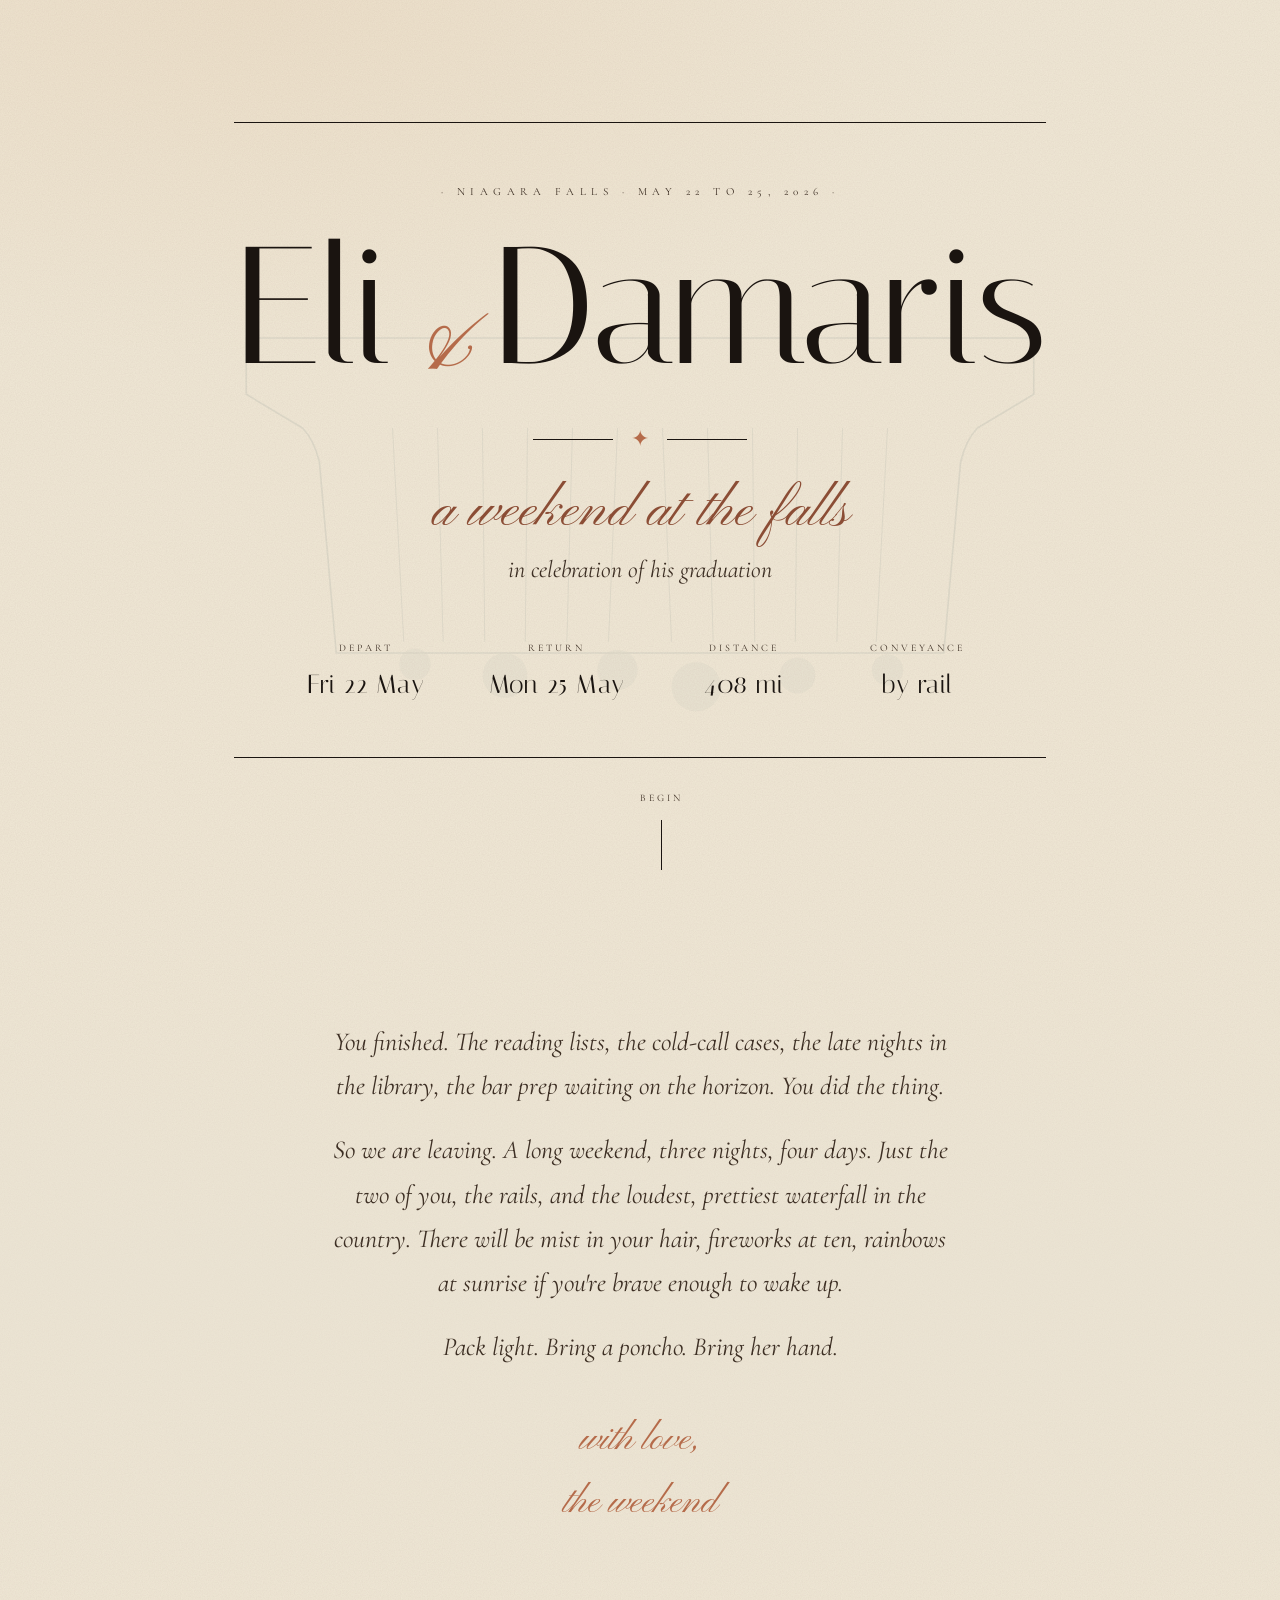
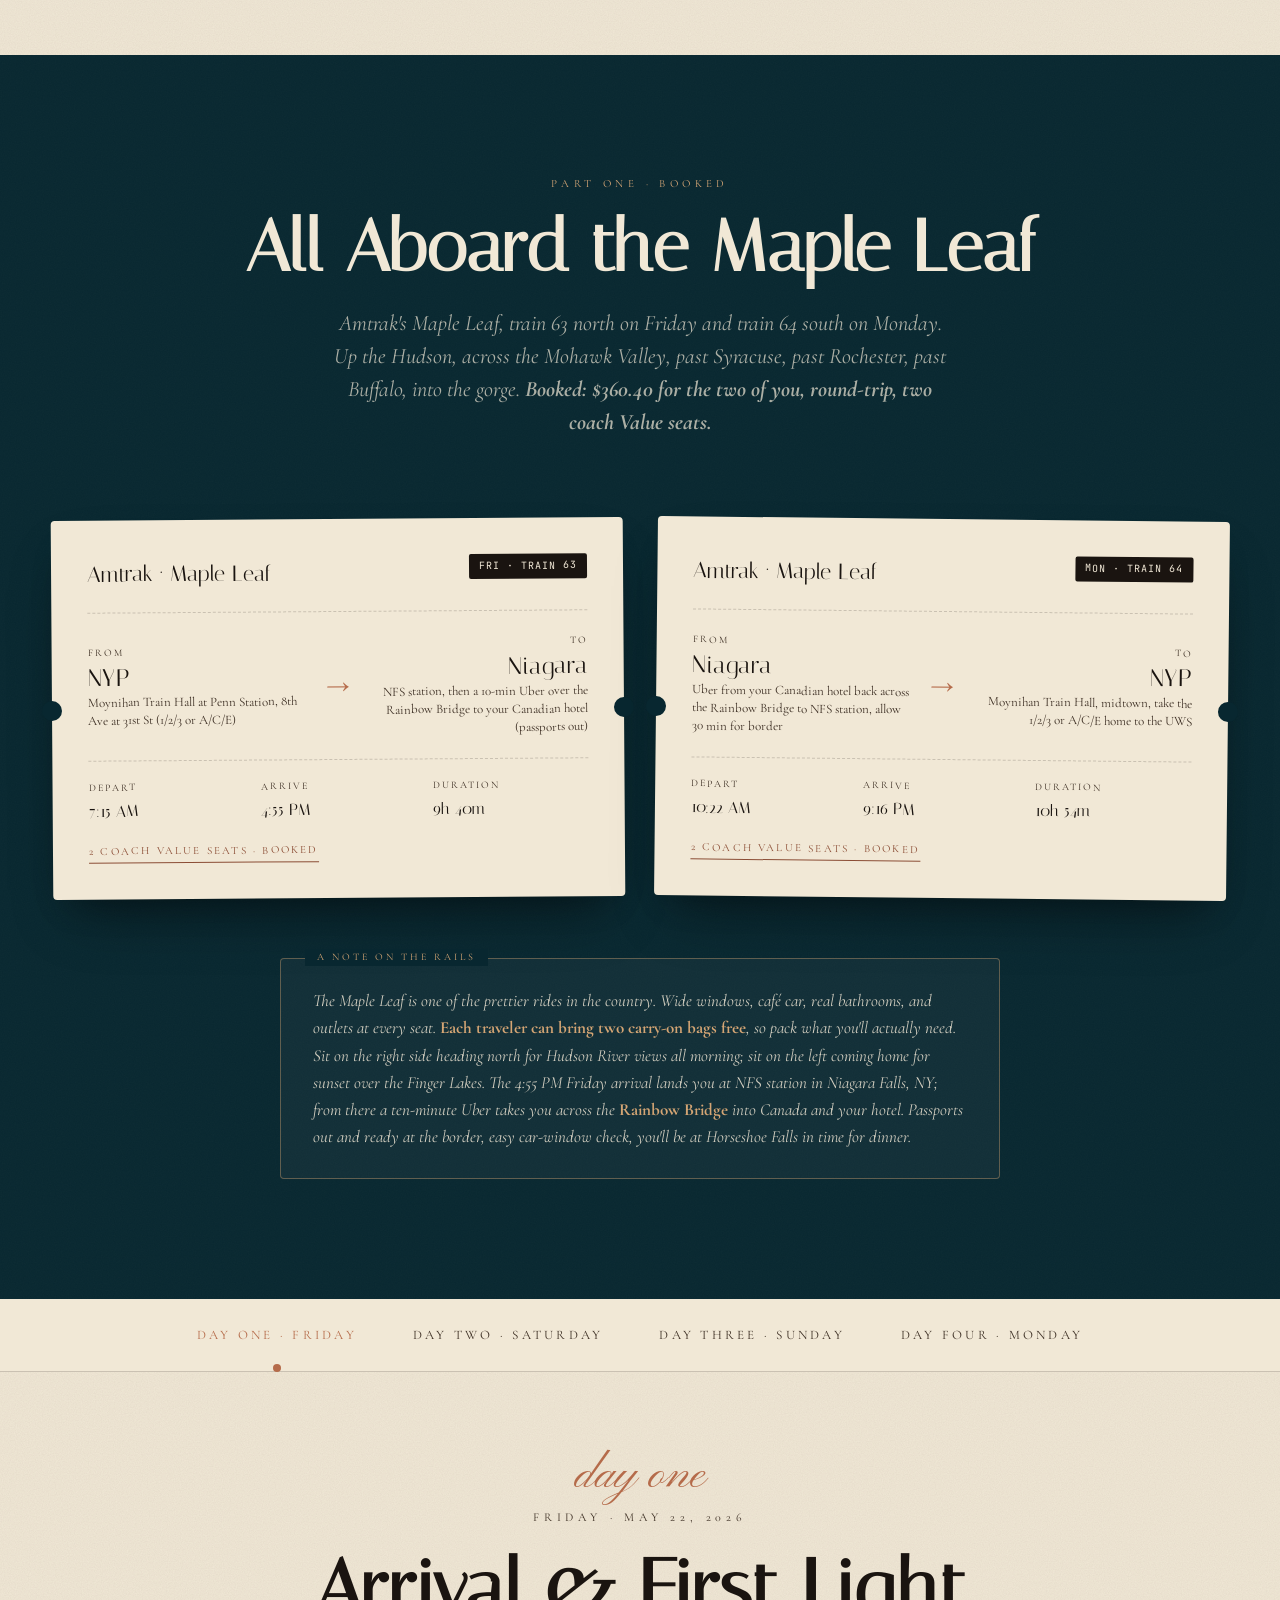
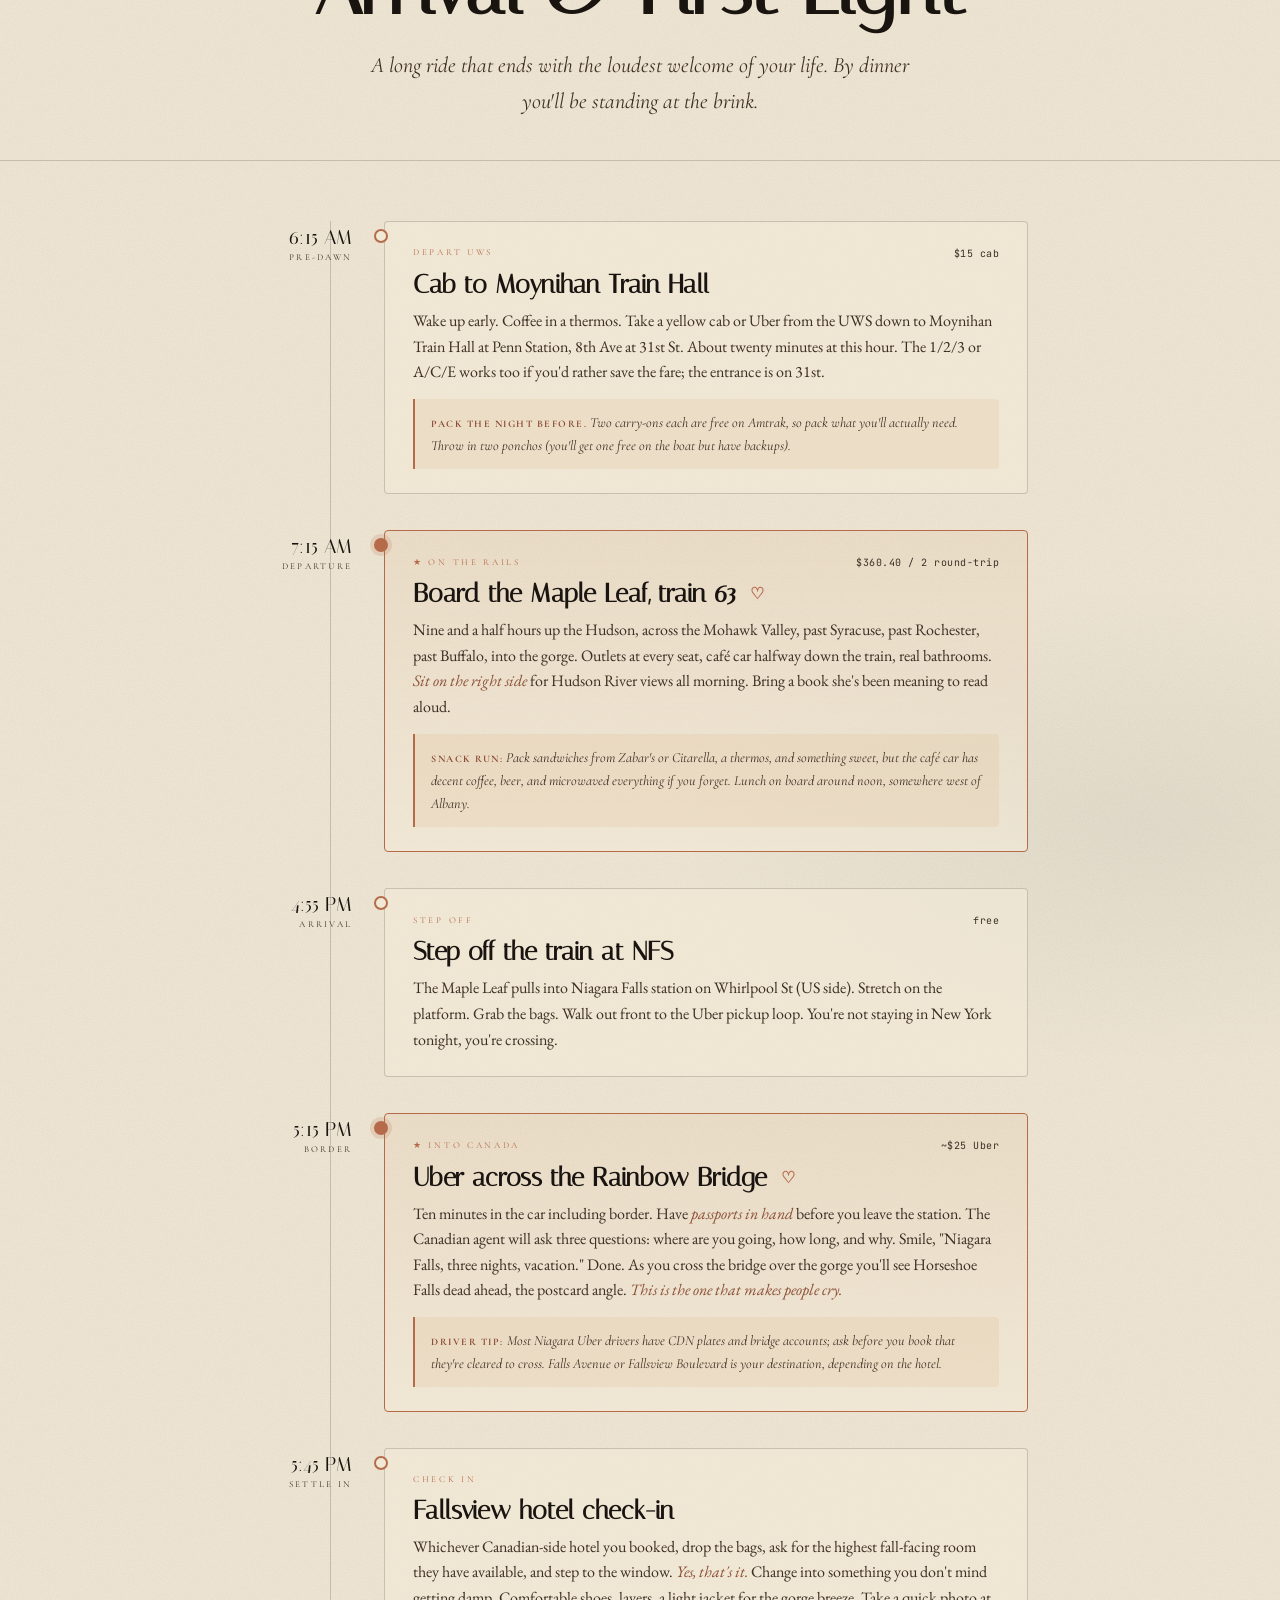
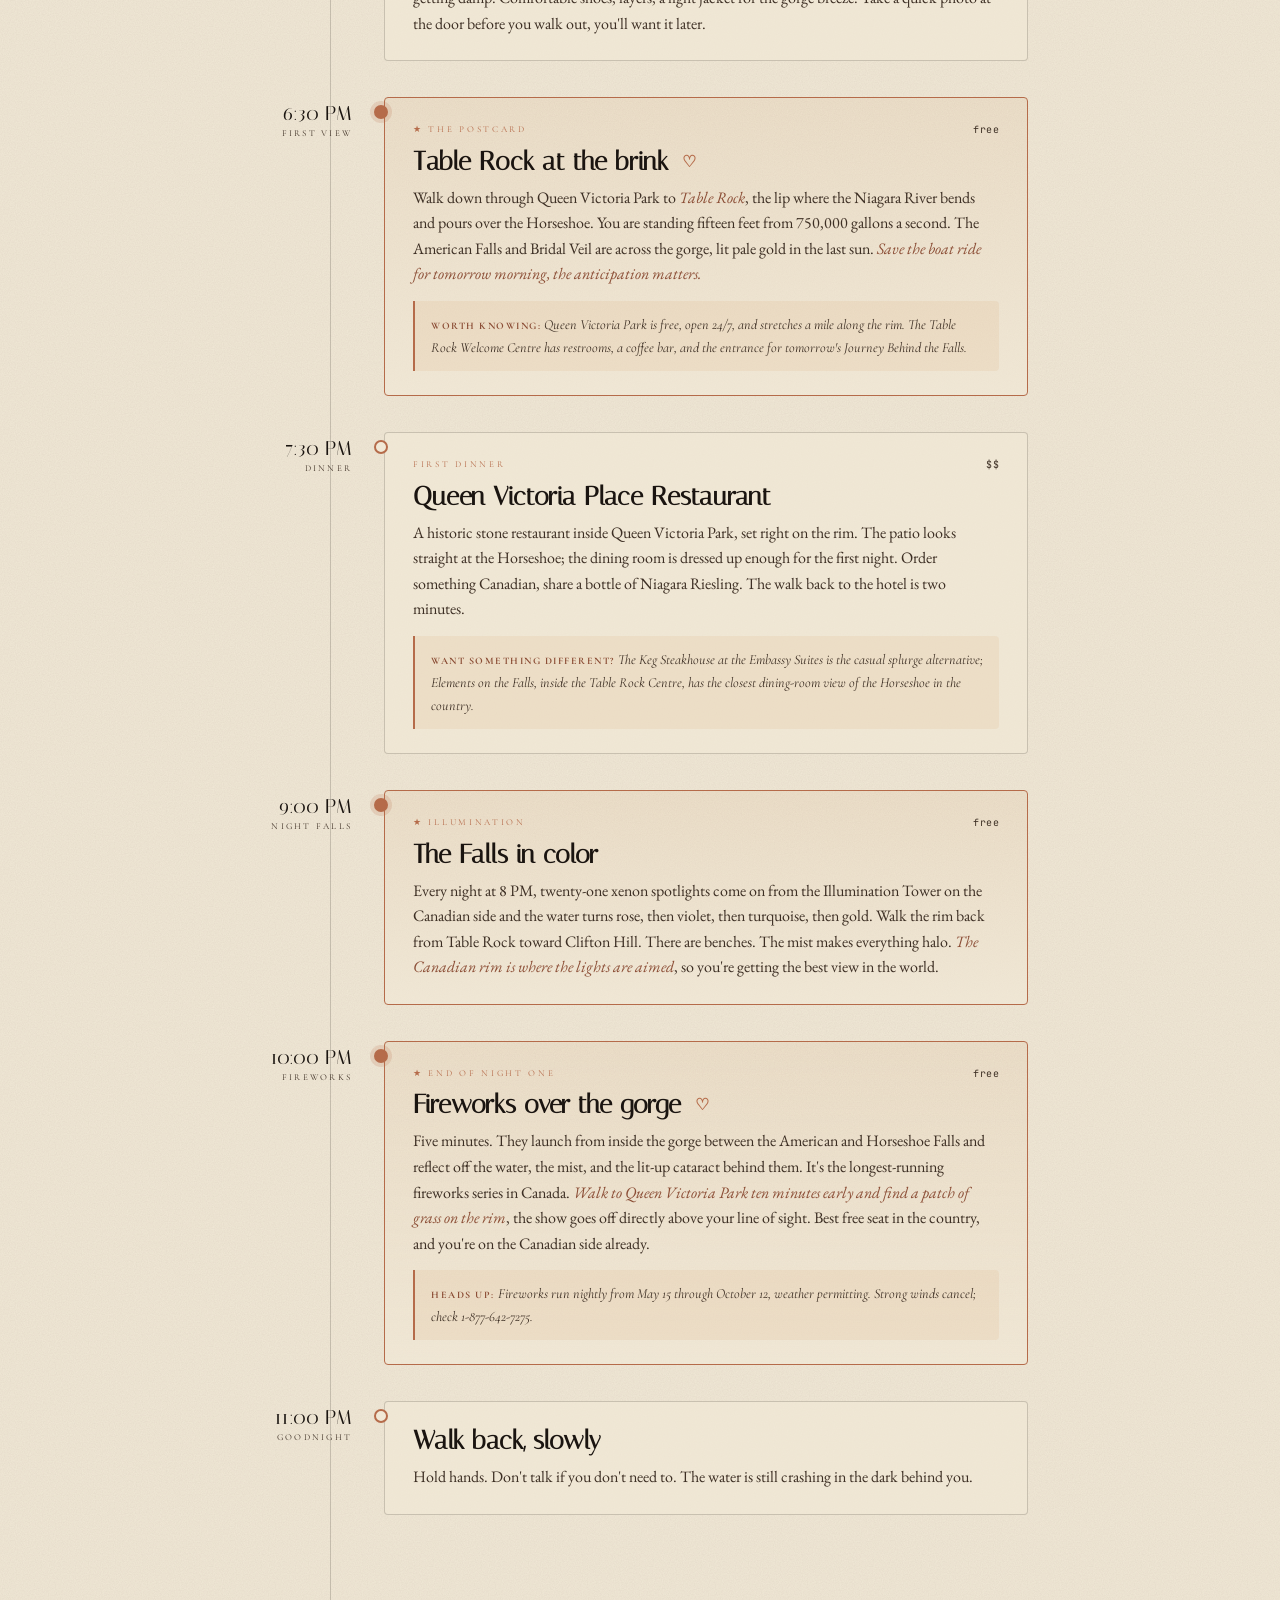
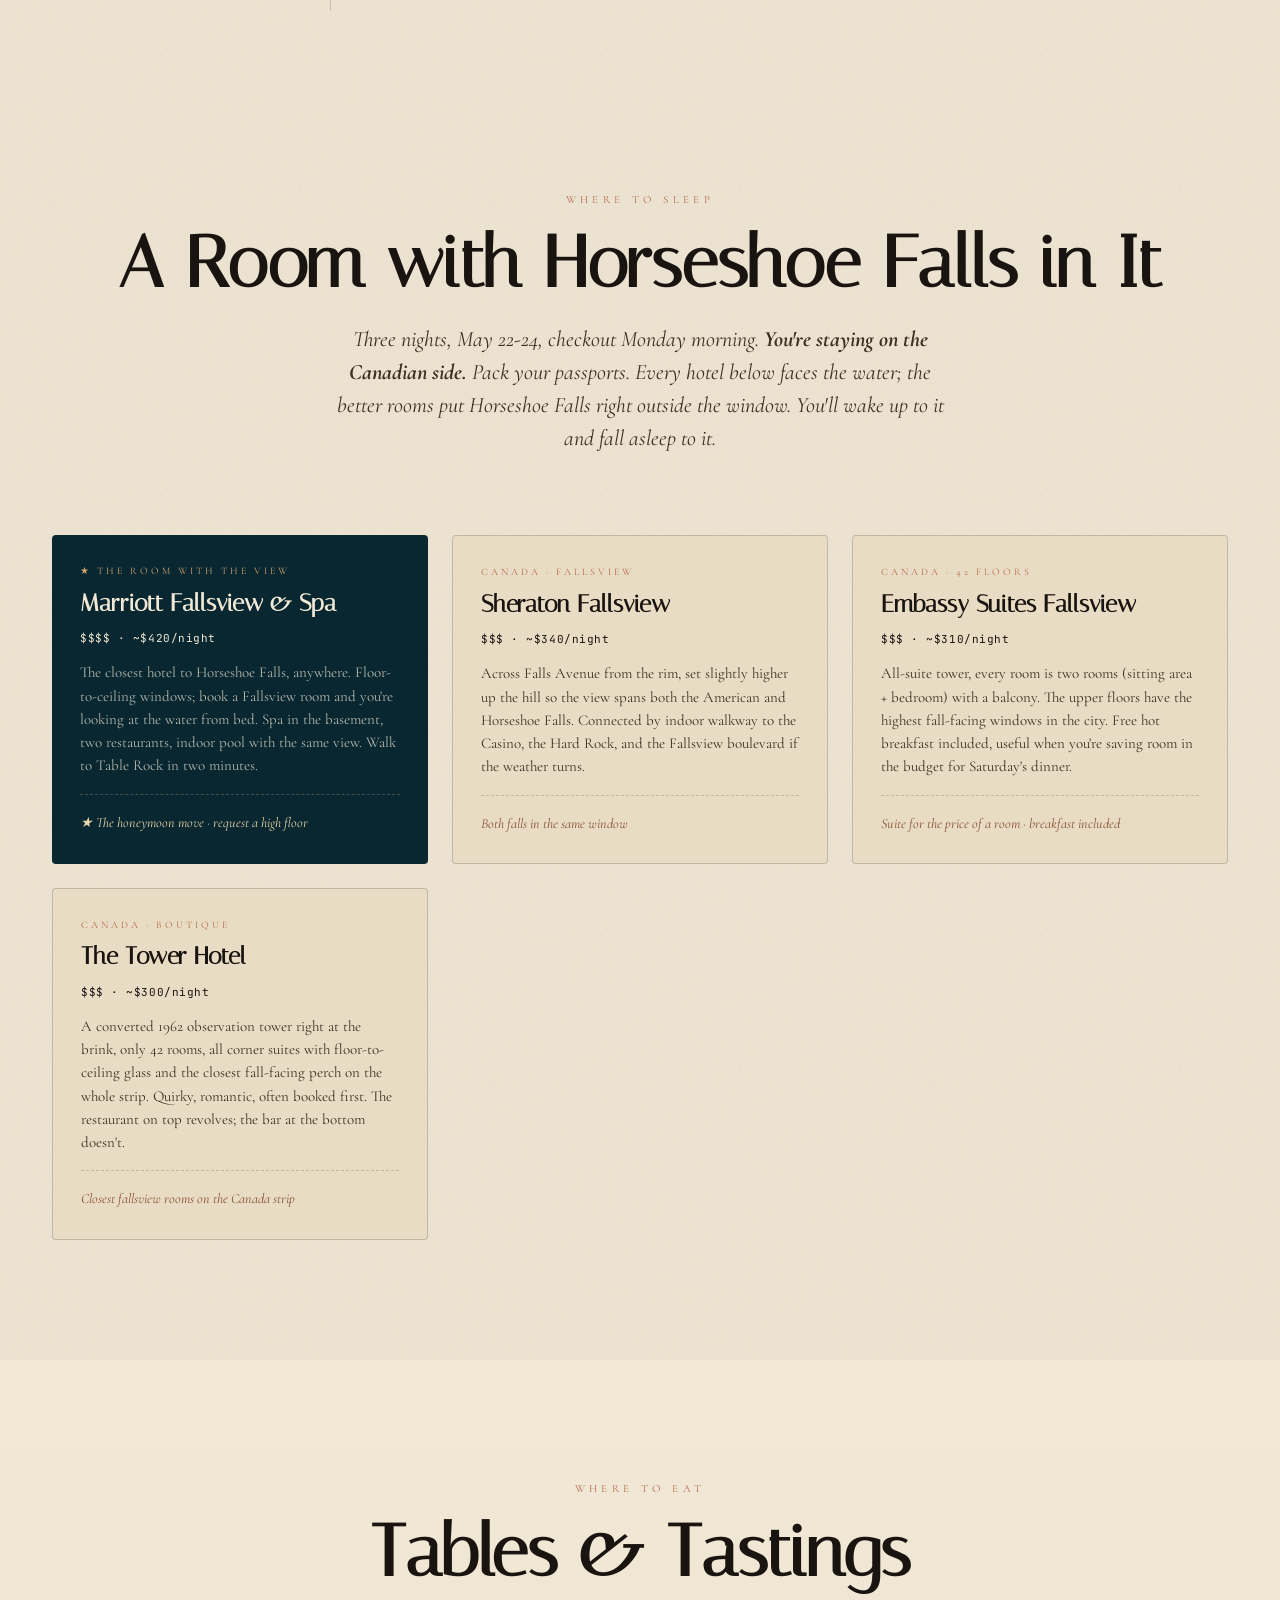
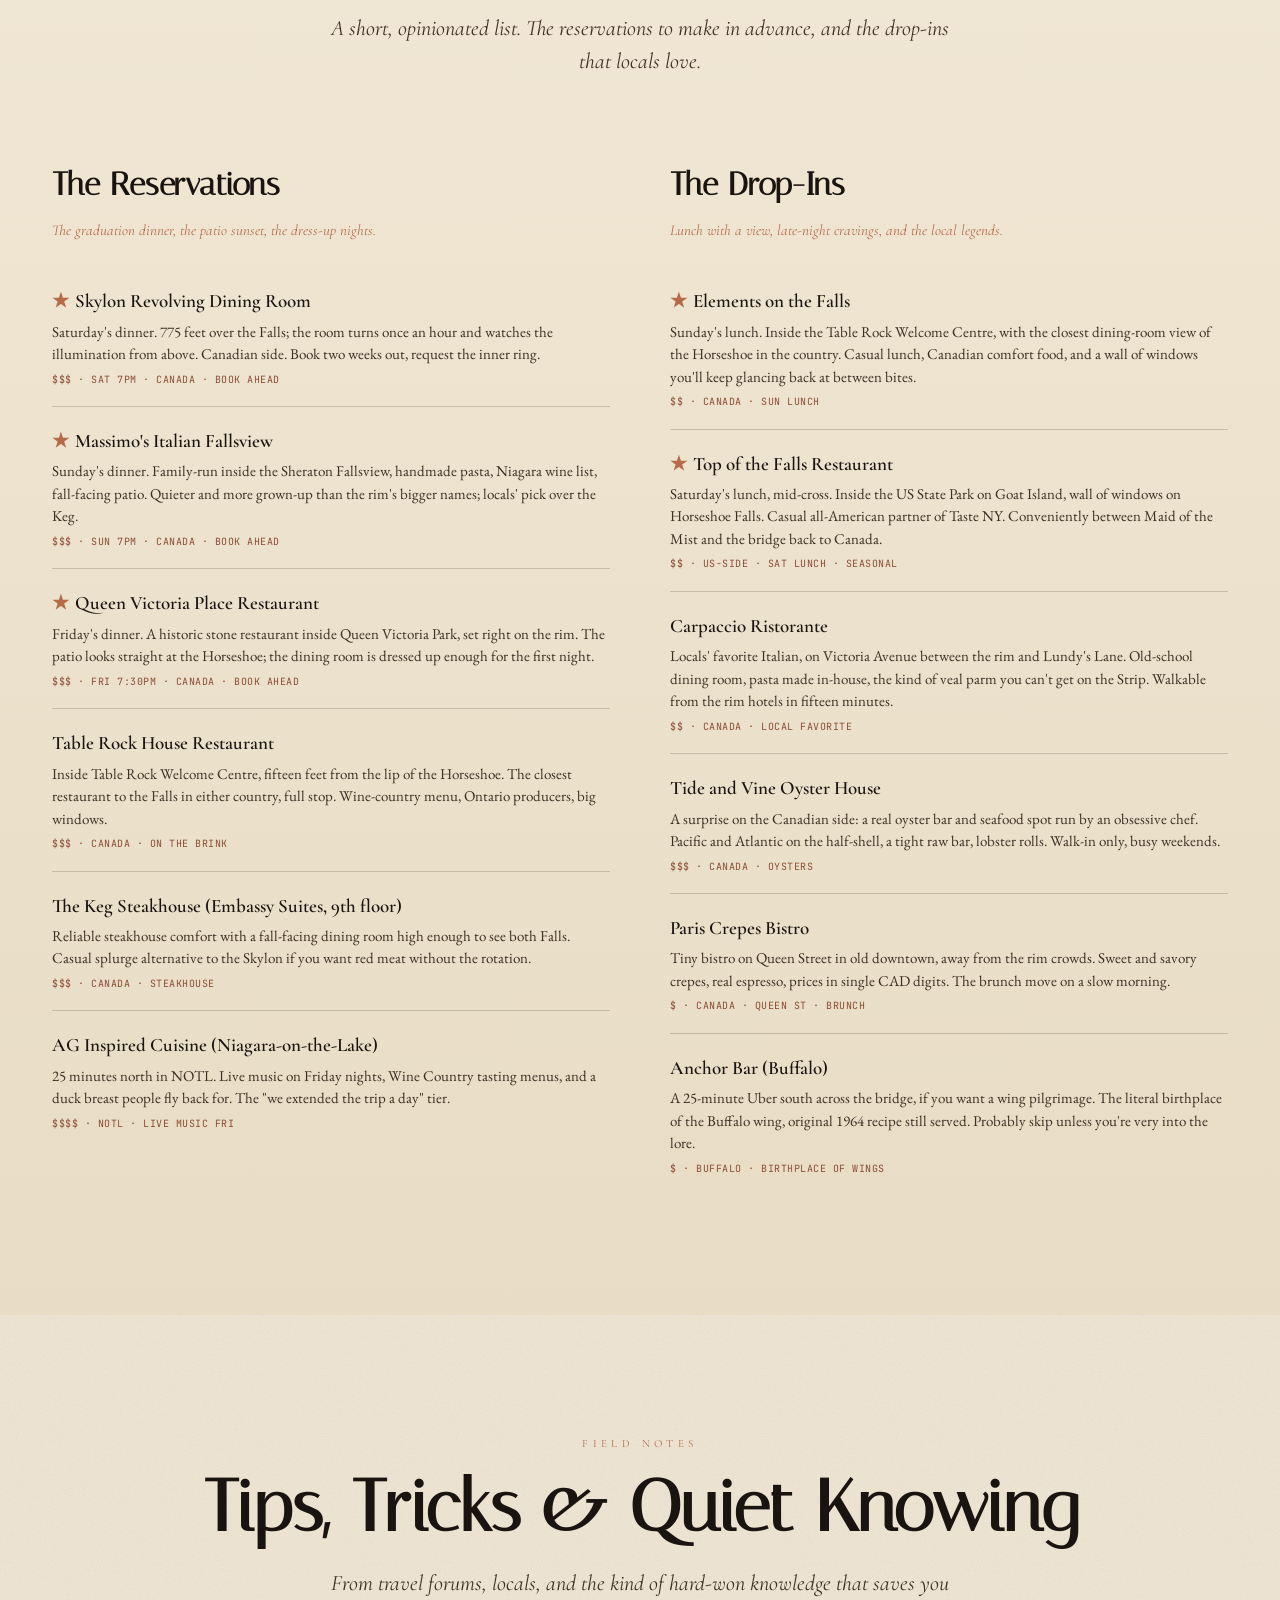
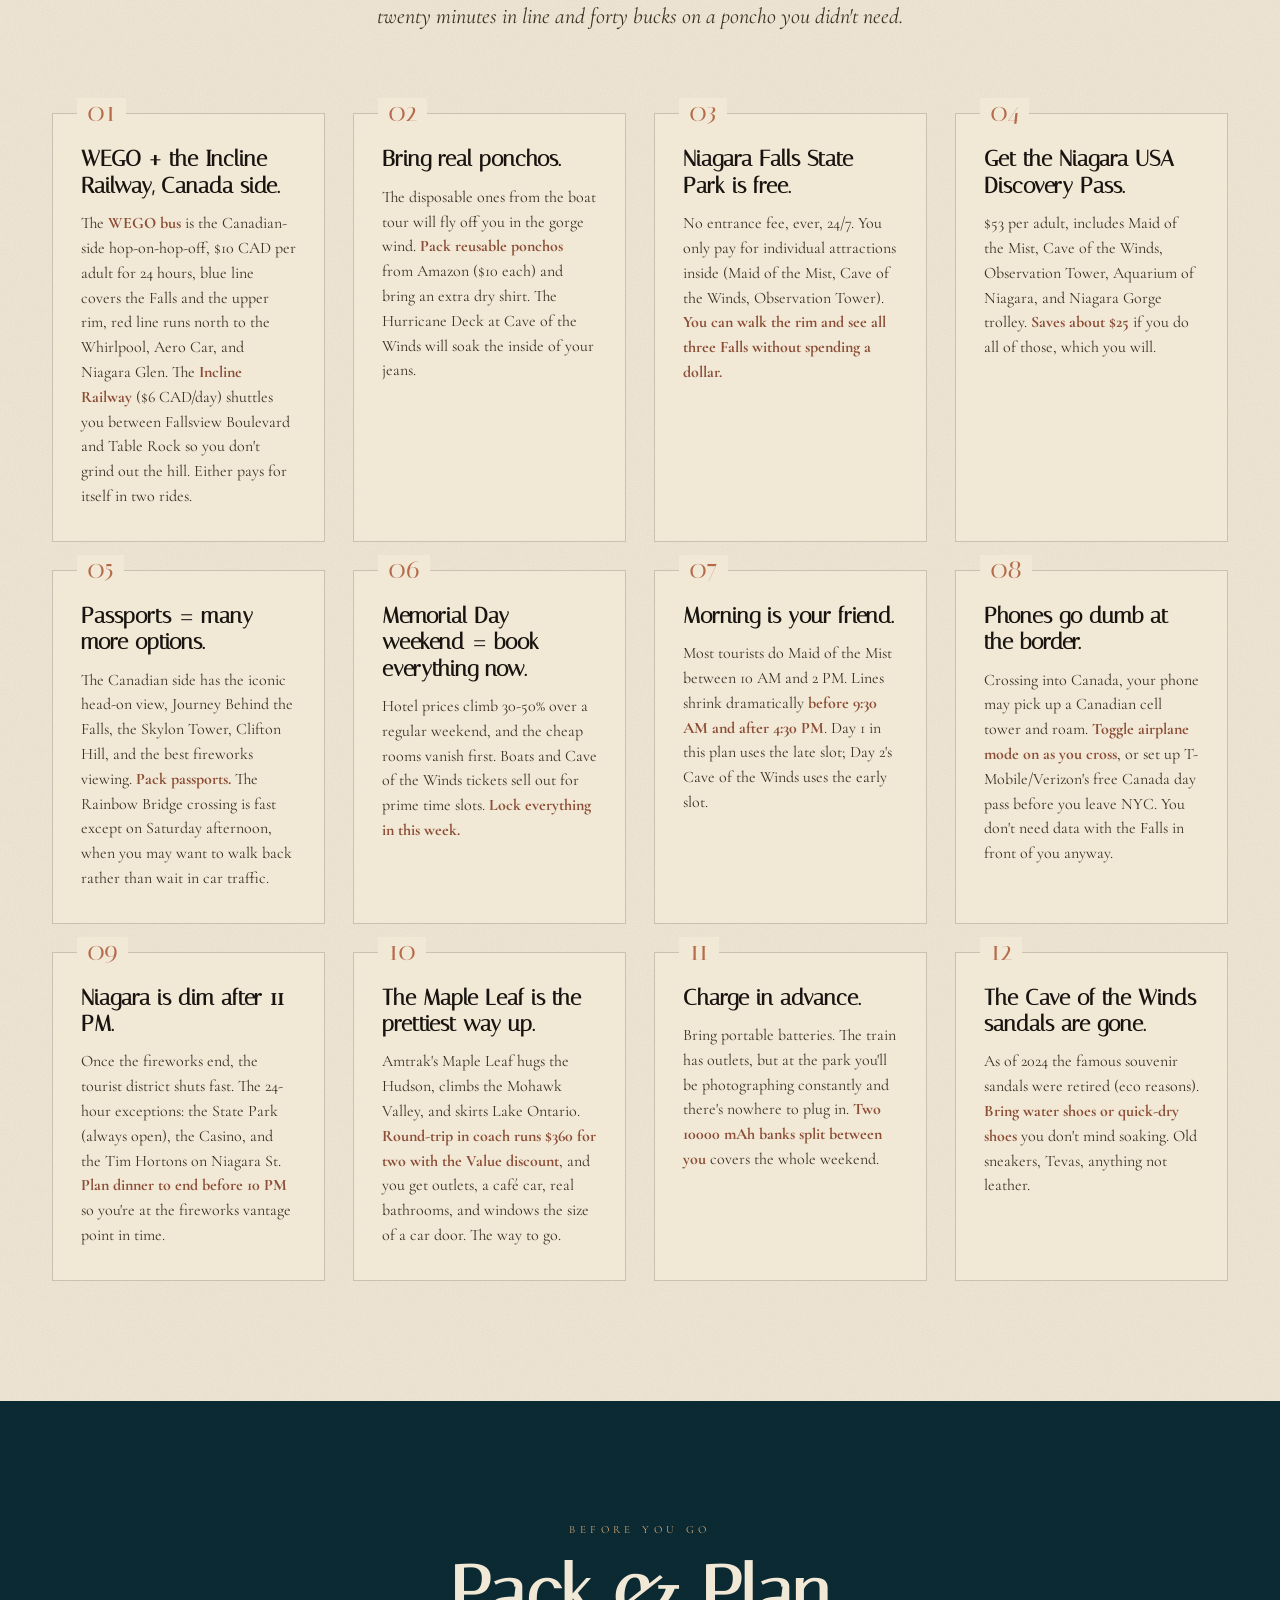
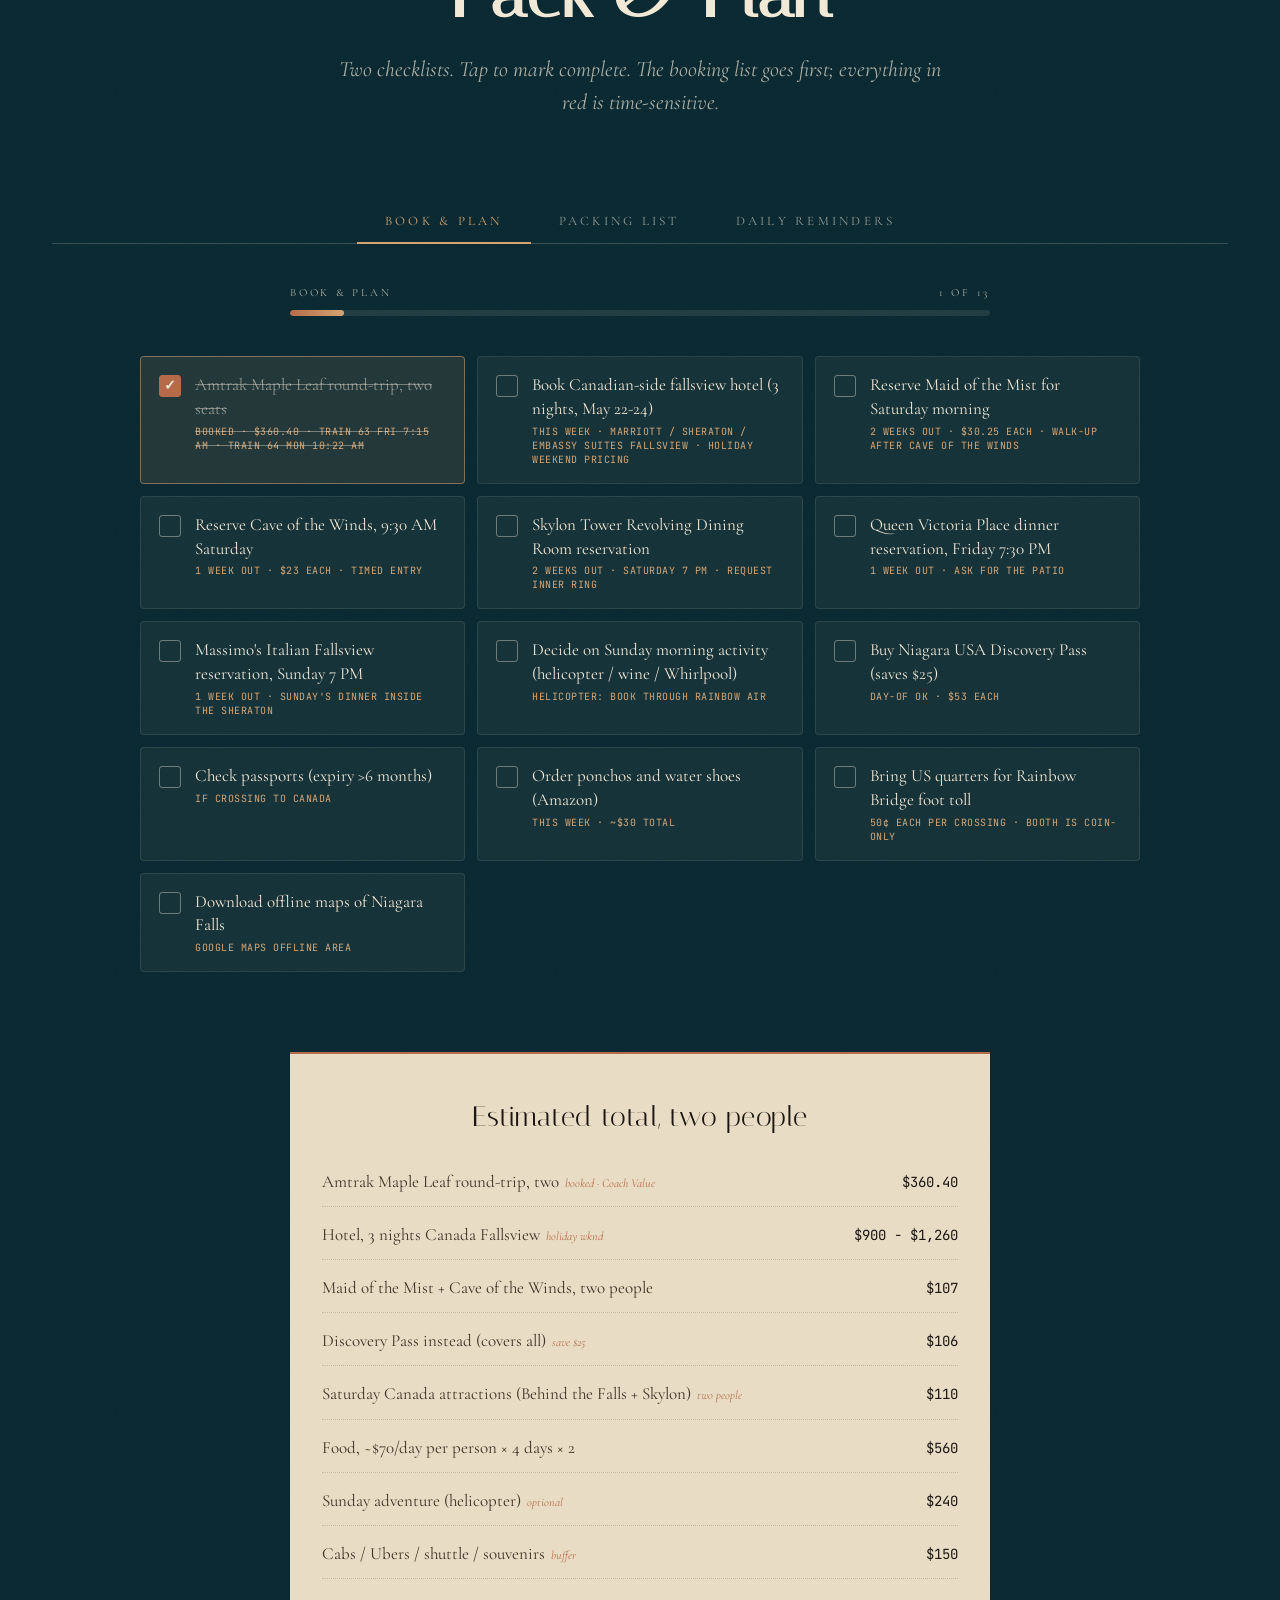
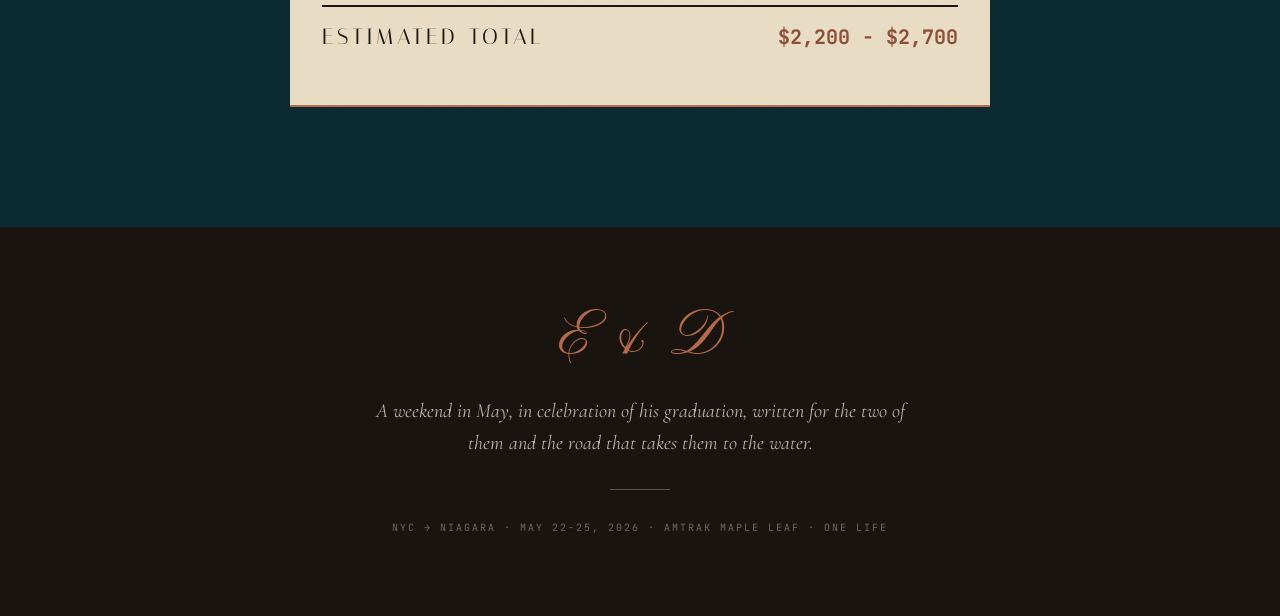
<file: index.html>
<!DOCTYPE html>
<html lang="en">
<head>
<meta charset="UTF-8" />
<meta name="viewport" content="width=device-width, initial-scale=1.0, viewport-fit=cover"/>
<meta name="theme-color" content="#f1e8d6"/>
<meta name="description" content="A long weekend at Niagara Falls for Eli & Damaris, May 22-25, 2026. Itinerary, Amtrak travel, stays, food, and a full checklist." />
<meta name="color-scheme" content="light" />
<meta property="og:title" content="Eli &amp; Damaris · A Weekend in Niagara · May 2026" />
<meta property="og:description" content="A weekend at the falls in celebration of his graduation. Itinerary, stays, food, and the full plan." />
<meta property="og:type" content="website" />
<title>Eli &amp; Damaris · A Weekend in Niagara · May 2026</title>
<link rel="preconnect" href="https://fonts.googleapis.com">
<link rel="preconnect" href="https://fonts.gstatic.com" crossorigin>
<link href="https://fonts.googleapis.com/css2?family=Italiana&family=Cormorant+Garamond:ital,wght@0,300;0,400;0,500;0,600;0,700;1,300;1,400;1,500&family=EB+Garamond:ital,wght@0,400;0,500;0,600;1,400&family=Pinyon+Script&family=JetBrains+Mono:wght@400;500&display=swap" rel="stylesheet">
<link rel="stylesheet" href="styles.css">
</head>
<body>

<!-- ─────────────── Top Bar ─────────────── -->
<nav class="topbar" id="topbar">
  <div class="topbar-brand">E &amp; D · Niagara '26</div>
  <div class="topbar-nav">
    <a href="#bus">Travel</a>
    <a href="#itinerary">Itinerary</a>
    <a href="#stay">Stay</a>
    <a href="#eat">Eat</a>
    <a href="#tips">Tips</a>
    <a href="#checklist">Checklist</a>
  </div>
  <button class="menu-toggle" id="menuToggle" aria-label="Open menu" aria-controls="mobileMenu" aria-expanded="false">
    <span></span>
    <span></span>
    <span></span>
  </button>
</nav>

<!-- ─────────────── Mobile Menu ─────────────── -->
<div class="mobile-menu" id="mobileMenu" role="dialog" aria-modal="true" aria-label="Site navigation">
  <a href="#bus">Travel</a>
  <a href="#itinerary">Itinerary</a>
  <a href="#stay">Stay</a>
  <a href="#eat">Eat</a>
  <a href="#tips">Tips</a>
  <a href="#checklist">Checklist</a>
</div>

<!-- ─────────────── Hero ─────────────── -->
<section class="hero">
  <div class="hero-watermark" aria-hidden="true">
    <svg viewBox="0 0 800 600" xmlns="http://www.w3.org/2000/svg">
      <defs>
        <linearGradient id="fg" x1="0%" y1="0%" x2="0%" y2="100%">
          <stop offset="0%" stop-color="#0e3640"/>
          <stop offset="100%" stop-color="#0e3640" stop-opacity="0.2"/>
        </linearGradient>
      </defs>
      <path d="M 50 200 L 750 200 L 750 250 L 700 280 Q 690 290 685 310 L 670 480 L 130 480 L 115 310 Q 110 290 100 280 L 50 250 Z" fill="none" stroke="#0e3640" stroke-width="1.5"/>
      <g stroke="#0e3640" stroke-width="0.8" fill="none">
        <line x1="180" y1="280" x2="190" y2="470"/>
        <line x1="220" y1="280" x2="225" y2="470"/>
        <line x1="260" y1="280" x2="262" y2="470"/>
        <line x1="300" y1="280" x2="298" y2="470"/>
        <line x1="340" y1="280" x2="335" y2="470"/>
        <line x1="380" y1="280" x2="372" y2="470"/>
        <line x1="420" y1="280" x2="428" y2="470"/>
        <line x1="460" y1="280" x2="465" y2="470"/>
        <line x1="500" y1="280" x2="502" y2="470"/>
        <line x1="540" y1="280" x2="538" y2="470"/>
        <line x1="580" y1="280" x2="575" y2="470"/>
        <line x1="620" y1="280" x2="610" y2="470"/>
      </g>
      <g fill="#0e3640" opacity="0.4">
        <circle cx="200" cy="490" r="14"/>
        <circle cx="280" cy="500" r="20"/>
        <circle cx="380" cy="495" r="18"/>
        <circle cx="450" cy="510" r="22"/>
        <circle cx="540" cy="500" r="16"/>
        <circle cx="620" cy="495" r="14"/>
      </g>
    </svg>
  </div>

  <div class="hero-frame container-narrow">
    <div class="hero-postmark">·  Niagara Falls  ·  May 22 to 25, 2026  ·</div>
    <h1 class="hero-title display">
      Eli<span class="amp">&amp;</span>Damaris
    </h1>
    <div class="hero-divider">
      <span class="line"></span>
      <span class="ornament">✦</span>
      <span class="line"></span>
    </div>
    <div class="hero-subtitle">a weekend at the falls</div>
    <p class="hero-occasion">in celebration of his graduation</p>

    <div class="hero-meta">
      <div class="hero-meta-item">
        <span class="hero-meta-label">depart</span>
        <span class="hero-meta-value display">Fri 22 May</span>
      </div>
      <div class="hero-meta-item">
        <span class="hero-meta-label">return</span>
        <span class="hero-meta-value display">Mon 25 May</span>
      </div>
      <div class="hero-meta-item">
        <span class="hero-meta-label">distance</span>
        <span class="hero-meta-value display">408 mi</span>
      </div>
      <div class="hero-meta-item">
        <span class="hero-meta-label">conveyance</span>
        <span class="hero-meta-value display">by rail</span>
      </div>
    </div>
  </div>

  <a href="#letter" class="hero-scroll">
    <span class="hero-scroll-text">begin</span>
    <span class="hero-scroll-line"></span>
  </a>
</section>

<!-- ─────────────── Letter ─────────────── -->
<section class="section letter" id="letter">
  <div class="letter-content">
    <p>You finished. The reading lists, the cold-call cases, the late nights in the library, the bar prep waiting on the horizon. You did the thing.</p>
    <p>So we are leaving. A long weekend, three nights, four days. Just the two of you, the rails, and the loudest, prettiest waterfall in the country. There will be mist in your hair, fireworks at ten, rainbows at sunrise if you're brave enough to wake up.</p>
    <p>Pack light. Bring a poncho. Bring her hand.</p>
    <div class="letter-signature">with love,<br/>the weekend</div>
  </div>
</section>

<!-- ─────────────── Travel · Amtrak Maple Leaf ─────────────── -->
<section class="section bus" id="bus">
  <div class="container">
    <div class="section-header">
      <div class="section-eyebrow">Part One · Booked</div>
      <h2 class="section-title">All Aboard the Maple Leaf</h2>
      <p class="section-lede">Amtrak's Maple Leaf, train 63 north on Friday and train 64 south on Monday. Up the Hudson, across the Mohawk Valley, past Syracuse, past Rochester, past Buffalo, into the gorge. <strong>Booked: $360.40 for the two of you, round-trip, two coach Value seats.</strong></p>
    </div>

    <div class="ticket-grid">
      <div class="ticket">
        <div class="ticket-header">
          <div class="ticket-co">Amtrak · Maple Leaf</div>
          <div class="ticket-pill">FRI · TRAIN 63</div>
        </div>
        <div class="ticket-route">
          <div class="ticket-stop">
            <div class="label">From</div>
            <div class="city display">NYP</div>
            <div class="detail">Moynihan Train Hall at Penn Station, 8th Ave at 31st St (1/2/3 or A/C/E)</div>
          </div>
          <div class="ticket-arrow">→</div>
          <div class="ticket-stop right">
            <div class="label">To</div>
            <div class="city display">Niagara</div>
            <div class="detail">NFS station, then a 10-min Uber over the Rainbow Bridge to your Canadian hotel (passports out)</div>
          </div>
        </div>
        <div class="ticket-meta">
          <div class="ticket-meta-item">
            <div class="label">Depart</div>
            <div class="value">7:15 AM</div>
          </div>
          <div class="ticket-meta-item">
            <div class="label">Arrive</div>
            <div class="value">4:55 PM</div>
          </div>
          <div class="ticket-meta-item">
            <div class="label">Duration</div>
            <div class="value">9h 40m</div>
          </div>
        </div>
        <span class="ticket-cta">2 Coach Value seats · booked</span>
      </div>

      <div class="ticket">
        <div class="ticket-header">
          <div class="ticket-co">Amtrak · Maple Leaf</div>
          <div class="ticket-pill">MON · TRAIN 64</div>
        </div>
        <div class="ticket-route">
          <div class="ticket-stop">
            <div class="label">From</div>
            <div class="city display">Niagara</div>
            <div class="detail">Uber from your Canadian hotel back across the Rainbow Bridge to NFS station, allow 30 min for border</div>
          </div>
          <div class="ticket-arrow">→</div>
          <div class="ticket-stop right">
            <div class="label">To</div>
            <div class="city display">NYP</div>
            <div class="detail">Moynihan Train Hall, midtown, take the 1/2/3 or A/C/E home to the UWS</div>
          </div>
        </div>
        <div class="ticket-meta">
          <div class="ticket-meta-item">
            <div class="label">Depart</div>
            <div class="value">10:22 AM</div>
          </div>
          <div class="ticket-meta-item">
            <div class="label">Arrive</div>
            <div class="value">9:16 PM</div>
          </div>
          <div class="ticket-meta-item">
            <div class="label">Duration</div>
            <div class="value">10h 54m</div>
          </div>
        </div>
        <span class="ticket-cta">2 Coach Value seats · booked</span>
      </div>
    </div>

    <div class="bus-tip">
      <span class="bus-tip-label">A note on the rails</span>
      <p>The Maple Leaf is one of the prettier rides in the country. Wide windows, café car, real bathrooms, and outlets at every seat. <strong>Each traveler can bring two carry-on bags free</strong>, so pack what you'll actually need. <em>Sit on the right side heading north</em> for Hudson River views all morning; <em>sit on the left coming home</em> for sunset over the Finger Lakes. The 4:55 PM Friday arrival lands you at NFS station in Niagara Falls, NY; from there a ten-minute Uber takes you across the <strong>Rainbow Bridge</strong> into Canada and your hotel. <em>Passports out and ready</em> at the border, easy car-window check, you'll be at Horseshoe Falls in time for dinner.</p>
    </div>
  </div>
</section>

<!-- ─────────────── Itinerary ─────────────── -->
<section id="itinerary">
  <div class="days-nav" id="daysNav">
    <div class="container">
      <div class="days-nav-inner">
        <button data-day="1" class="active">Day One · Friday</button>
        <button data-day="2">Day Two · Saturday</button>
        <button data-day="3">Day Three · Sunday</button>
        <button data-day="4">Day Four · Monday</button>
      </div>
    </div>
  </div>

  <!-- DAY 1 -->
  <div class="day active" id="day1">
    <div class="day-hero">
      <div class="day-number">day one</div>
      <div class="day-date">Friday · May 22, 2026</div>
      <h2 class="day-title">Arrival &amp; First Light</h2>
      <p class="day-tagline">A long ride that ends with the loudest welcome of your life. By dinner you'll be standing at the brink.</p>
    </div>

    <div class="timeline">

      <div class="moment">
        <div class="moment-time">
          <div class="clock">6:15 AM</div>
          <div class="label">Pre-dawn</div>
          <div class="moment-dot"></div>
        </div>
        <div class="moment-card">
          <div class="moment-meta">
            <span class="moment-tag">depart UWS</span>
            <span class="moment-cost">$15 cab</span>
          </div>
          <h3 class="moment-title">Cab to Moynihan Train Hall</h3>
          <p class="moment-body">Wake up early. Coffee in a thermos. Take a yellow cab or Uber from the UWS down to Moynihan Train Hall at Penn Station, 8th Ave at 31st St. About twenty minutes at this hour. The 1/2/3 or A/C/E works too if you'd rather save the fare; the entrance is on 31st.</p>
          <div class="moment-tip"><strong>Pack the night before.</strong> Two carry-ons each are free on Amtrak, so pack what you'll actually need. Throw in two ponchos (you'll get one free on the boat but have backups).</div>
        </div>
      </div>

      <div class="moment starred">
        <div class="moment-time">
          <div class="clock">7:15 AM</div>
          <div class="label">Departure</div>
          <div class="moment-dot"></div>
        </div>
        <div class="moment-card">
          <div class="moment-meta">
            <span class="moment-tag">★ on the rails</span>
            <span class="moment-cost">$360.40 / 2 round-trip</span>
          </div>
          <h3 class="moment-title">Board the Maple Leaf, train 63 <span class="heart">♡</span></h3>
          <p class="moment-body">Nine and a half hours up the Hudson, across the Mohawk Valley, past Syracuse, past Rochester, past Buffalo, into the gorge. Outlets at every seat, café car halfway down the train, real bathrooms. <em>Sit on the right side</em> for Hudson River views all morning. Bring a book she's been meaning to read aloud.</p>
          <div class="moment-tip"><strong>Snack run:</strong> Pack sandwiches from Zabar's or Citarella, a thermos, and something sweet, but the café car has decent coffee, beer, and microwaved everything if you forget. Lunch on board around noon, somewhere west of Albany.</div>
        </div>
      </div>

      <div class="moment">
        <div class="moment-time">
          <div class="clock">4:55 PM</div>
          <div class="label">Arrival</div>
          <div class="moment-dot"></div>
        </div>
        <div class="moment-card">
          <div class="moment-meta">
            <span class="moment-tag">step off</span>
            <span class="moment-cost">free</span>
          </div>
          <h3 class="moment-title">Step off the train at NFS</h3>
          <p class="moment-body">The Maple Leaf pulls into Niagara Falls station on Whirlpool St (US side). Stretch on the platform. Grab the bags. Walk out front to the Uber pickup loop. You're not staying in New York tonight, you're crossing.</p>
        </div>
      </div>

      <div class="moment starred">
        <div class="moment-time">
          <div class="clock">5:15 PM</div>
          <div class="label">Border</div>
          <div class="moment-dot"></div>
        </div>
        <div class="moment-card">
          <div class="moment-meta">
            <span class="moment-tag">★ into Canada</span>
            <span class="moment-cost">~$25 Uber</span>
          </div>
          <h3 class="moment-title">Uber across the Rainbow Bridge <span class="heart">♡</span></h3>
          <p class="moment-body">Ten minutes in the car including border. Have <em>passports in hand</em> before you leave the station. The Canadian agent will ask three questions: where are you going, how long, and why. Smile, "Niagara Falls, three nights, vacation." Done. As you cross the bridge over the gorge you'll see Horseshoe Falls dead ahead, the postcard angle. <em>This is the one that makes people cry.</em></p>
          <div class="moment-tip"><strong>Driver tip:</strong> Most Niagara Uber drivers have CDN plates and bridge accounts; ask before you book that they're cleared to cross. Falls Avenue or Fallsview Boulevard is your destination, depending on the hotel.</div>
        </div>
      </div>

      <div class="moment">
        <div class="moment-time">
          <div class="clock">5:45 PM</div>
          <div class="label">Settle in</div>
          <div class="moment-dot"></div>
        </div>
        <div class="moment-card">
          <div class="moment-meta">
            <span class="moment-tag">check in</span>
          </div>
          <h3 class="moment-title">Fallsview hotel check-in</h3>
          <p class="moment-body">Whichever Canadian-side hotel you booked, drop the bags, ask for the highest fall-facing room they have available, and step to the window. <em>Yes, that's it.</em> Change into something you don't mind getting damp. Comfortable shoes, layers, a light jacket for the gorge breeze. Take a quick photo at the door before you walk out, you'll want it later.</p>
        </div>
      </div>

      <div class="moment starred">
        <div class="moment-time">
          <div class="clock">6:30 PM</div>
          <div class="label">First view</div>
          <div class="moment-dot"></div>
        </div>
        <div class="moment-card">
          <div class="moment-meta">
            <span class="moment-tag">★ the postcard</span>
            <span class="moment-cost">free</span>
          </div>
          <h3 class="moment-title">Table Rock at the brink <span class="heart">♡</span></h3>
          <p class="moment-body">Walk down through Queen Victoria Park to <em>Table Rock</em>, the lip where the Niagara River bends and pours over the Horseshoe. You are standing fifteen feet from 750,000 gallons a second. The American Falls and Bridal Veil are across the gorge, lit pale gold in the last sun. <em>Save the boat ride for tomorrow morning, the anticipation matters.</em></p>
          <div class="moment-tip"><strong>Worth knowing:</strong> Queen Victoria Park is free, open 24/7, and stretches a mile along the rim. The Table Rock Welcome Centre has restrooms, a coffee bar, and the entrance for tomorrow's Journey Behind the Falls.</div>
        </div>
      </div>

      <div class="moment">
        <div class="moment-time">
          <div class="clock">7:30 PM</div>
          <div class="label">Dinner</div>
          <div class="moment-dot"></div>
        </div>
        <div class="moment-card">
          <div class="moment-meta">
            <span class="moment-tag">first dinner</span>
            <span class="moment-cost">$$</span>
          </div>
          <h3 class="moment-title">Queen Victoria Place Restaurant</h3>
          <p class="moment-body">A historic stone restaurant inside Queen Victoria Park, set right on the rim. The patio looks straight at the Horseshoe; the dining room is dressed up enough for the first night. Order something Canadian, share a bottle of Niagara Riesling. The walk back to the hotel is two minutes.</p>
          <div class="moment-tip"><strong>Want something different?</strong> The Keg Steakhouse at the Embassy Suites is the casual splurge alternative; Elements on the Falls, inside the Table Rock Centre, has the closest dining-room view of the Horseshoe in the country.</div>
        </div>
      </div>

      <div class="moment starred">
        <div class="moment-time">
          <div class="clock">9:00 PM</div>
          <div class="label">Night falls</div>
          <div class="moment-dot"></div>
        </div>
        <div class="moment-card">
          <div class="moment-meta">
            <span class="moment-tag">★ illumination</span>
            <span class="moment-cost">free</span>
          </div>
          <h3 class="moment-title">The Falls in color</h3>
          <p class="moment-body">Every night at 8 PM, twenty-one xenon spotlights come on from the Illumination Tower on the Canadian side and the water turns rose, then violet, then turquoise, then gold. Walk the rim back from Table Rock toward Clifton Hill. There are benches. The mist makes everything halo. <em>The Canadian rim is where the lights are aimed</em>, so you're getting the best view in the world.</p>
        </div>
      </div>

      <div class="moment starred">
        <div class="moment-time">
          <div class="clock">10:00 PM</div>
          <div class="label">Fireworks</div>
          <div class="moment-dot"></div>
        </div>
        <div class="moment-card">
          <div class="moment-meta">
            <span class="moment-tag">★ end of night one</span>
            <span class="moment-cost">free</span>
          </div>
          <h3 class="moment-title">Fireworks over the gorge <span class="heart">♡</span></h3>
          <p class="moment-body">Five minutes. They launch from inside the gorge between the American and Horseshoe Falls and reflect off the water, the mist, and the lit-up cataract behind them. It's the longest-running fireworks series in Canada. <em>Walk to Queen Victoria Park ten minutes early and find a patch of grass on the rim</em>, the show goes off directly above your line of sight. Best free seat in the country, and you're on the Canadian side already.</p>
          <div class="moment-tip"><strong>Heads up:</strong> Fireworks run nightly from May 15 through October 12, weather permitting. Strong winds cancel; check 1-877-642-7275.</div>
        </div>
      </div>

      <div class="moment">
        <div class="moment-time">
          <div class="clock">11:00 PM</div>
          <div class="label">Goodnight</div>
          <div class="moment-dot"></div>
        </div>
        <div class="moment-card">
          <h3 class="moment-title">Walk back, slowly</h3>
          <p class="moment-body">Hold hands. Don't talk if you don't need to. The water is still crashing in the dark behind you.</p>
        </div>
      </div>

    </div>
  </div>

  <!-- DAY 2 -->
  <div class="day" id="day2">
    <div class="day-hero">
      <div class="day-number">day two</div>
      <div class="day-date">Saturday · May 23, 2026</div>
      <h2 class="day-title">Into the Thunder</h2>
      <p class="day-tagline">The big day. You'll get wet twice, walk through a cave of wind, and see the Falls from three countries' worth of angles.</p>
    </div>

    <div class="timeline">

      <div class="moment">
        <div class="moment-time">
          <div class="clock">7:30 AM</div>
          <div class="label">Wake</div>
          <div class="moment-dot"></div>
        </div>
        <div class="moment-card">
          <div class="moment-meta">
            <span class="moment-tag">slow start</span>
          </div>
          <h3 class="moment-title">Breakfast with the view</h3>
          <p class="moment-body">If you booked Embassy Suites or Marriott, breakfast is included; eat fast and carb-heavy by the window. Otherwise, the Hard Rock and Hudson's at the Sheraton both face the Falls and open at 7. <em>Carbs, coffee, repeat.</em> Tuck the passports into a zip pocket; you'll cross before nine.</p>
        </div>
      </div>

      <div class="moment starred">
        <div class="moment-time">
          <div class="clock">8:30 AM</div>
          <div class="label">Cross over</div>
          <div class="moment-dot"></div>
        </div>
        <div class="moment-card">
          <div class="moment-meta">
            <span class="moment-tag">★ rainbow bridge on foot</span>
            <span class="moment-cost">50¢ each</span>
          </div>
          <h3 class="moment-title">Walk back to the US side <span class="heart">♡</span></h3>
          <p class="moment-body">From your hotel, ten minutes along the rim brings you to the foot of the Rainbow Bridge. The pedestrian crossing is twenty minutes including the booth on the US side. The walk itself is the photo-op of the trip: <em>both Falls behind you, the gorge a thousand feet below, and a real rainbow off the mist 90% of mornings in May.</em> American customs is faster than Canadian. Have passports out.</p>
          <div class="moment-tip"><strong>Foot toll is 50¢ each, US coins only.</strong> Bring four quarters before you leave NYC, or hit an ATM Friday night, the booth doesn't take cards.</div>
        </div>
      </div>

      <div class="moment starred">
        <div class="moment-time">
          <div class="clock">9:30 AM</div>
          <div class="label">Cave of the Winds</div>
          <div class="moment-dot"></div>
        </div>
        <div class="moment-card">
          <div class="moment-meta">
            <span class="moment-tag">★ get wet</span>
            <span class="moment-cost">$23 each</span>
          </div>
          <h3 class="moment-title">Cave of the Winds, Hurricane Deck <span class="heart">♡</span></h3>
          <p class="moment-body">Take an elevator 175 feet down into the gorge, then walk up wooden walkways toward the base of Bridal Veil Falls. The closest deck (the Hurricane Deck) puts you ten feet from a falling sheet of water moving at 68 mph. They give you a poncho and special sandals. <em>You will get drenched and you will not care.</em></p>
          <div class="moment-tip"><strong>Book first thing:</strong> Cave of the Winds uses timed tickets. Reserve the 9:30 AM slot online before you go to skip the morning rush.</div>
        </div>
      </div>

      <div class="moment starred">
        <div class="moment-time">
          <div class="clock">11:00 AM</div>
          <div class="label">Boat</div>
          <div class="moment-dot"></div>
        </div>
        <div class="moment-card">
          <div class="moment-meta">
            <span class="moment-tag">★ the moment</span>
            <span class="moment-cost">$30.25 each</span>
          </div>
          <h3 class="moment-title">Maid of the Mist <span class="heart">♡</span></h3>
          <p class="moment-body">The most famous boat tour in North America, running since 1846. They hand you a blue poncho. The boat noses out into the gorge. You drift past the American Falls. Then the captain swings you straight into the curve of Horseshoe Falls and the world disappears into white. Twenty minutes. You will be soaked. <em>You will not stop smiling.</em></p>
          <div class="moment-tip"><strong>Why morning:</strong> Lines are shortest before noon, you've already changed out of dry clothes after Cave of the Winds anyway, and the rainbow off the bow tends to be brightest with the sun behind you.</div>
        </div>
      </div>

      <div class="moment">
        <div class="moment-time">
          <div class="clock">12:00 PM</div>
          <div class="label">Walk it off</div>
          <div class="moment-dot"></div>
        </div>
        <div class="moment-card">
          <div class="moment-meta">
            <span class="moment-tag">stroll</span>
            <span class="moment-cost">free</span>
          </div>
          <h3 class="moment-title">Goat Island &amp; Three Sisters</h3>
          <p class="moment-body">Cross the bridge to Goat Island, the green sliver between the American and Horseshoe Falls. The Three Sisters Islands are tiny stepping-stone islets in the upper rapids; you can walk all three. <em>Terrapin Point</em> at the far end has the single best view of the Canadian Horseshoe Falls from the US side.</p>
        </div>
      </div>

      <div class="moment">
        <div class="moment-time">
          <div class="clock">1:00 PM</div>
          <div class="label">Lunch</div>
          <div class="moment-dot"></div>
        </div>
        <div class="moment-card">
          <div class="moment-meta">
            <span class="moment-tag">refuel</span>
            <span class="moment-cost">$$</span>
          </div>
          <h3 class="moment-title">Top of the Falls Restaurant</h3>
          <p class="moment-body">Right inside the State Park on Goat Island, with a wall of windows looking onto Horseshoe Falls. Seasonal, casual, mid-range. The view does most of the work; the food is solid American. Reserve a window table.</p>
          <div class="moment-tip"><strong>Lighter option:</strong> Pack lunch from the morning and picnic at the Three Sisters. There are benches and zero crowds.</div>
        </div>
      </div>

      <div class="moment starred">
        <div class="moment-time">
          <div class="clock">2:00 PM</div>
          <div class="label">Crossing back</div>
          <div class="moment-dot"></div>
        </div>
        <div class="moment-card">
          <div class="moment-meta">
            <span class="moment-tag">★ home side again</span>
            <span class="moment-cost">50¢ each</span>
          </div>
          <h3 class="moment-title">Walk back over the Rainbow Bridge <span class="heart">♡</span></h3>
          <p class="moment-body">Same bridge, opposite direction, totally different view: now you're walking <em>toward</em> Horseshoe Falls instead of away from it. Twenty minutes including Canadian customs. The booth waves most pedestrians through with a quick passport scan. <em>The first sight from the bridge into Queen Victoria Park is the one that makes people cry, even on the second crossing.</em> You're back at your hotel in fifteen minutes.</p>
        </div>
      </div>

      <div class="moment">
        <div class="moment-time">
          <div class="clock">3:00 PM</div>
          <div class="label">Behind</div>
          <div class="moment-dot"></div>
        </div>
        <div class="moment-card">
          <div class="moment-meta">
            <span class="moment-tag">canada side</span>
            <span class="moment-cost">~$33 USD each</span>
          </div>
          <h3 class="moment-title">Journey Behind the Falls</h3>
          <p class="moment-body">From Table Rock Centre, an elevator drops 125 feet through solid rock to a tunnel that takes you <em>behind</em> the Horseshoe Falls. Two viewing portals let you stand directly behind the curtain of falling water. Twenty thousand gallons a second, three feet from your face. The other side has nothing like this.</p>
        </div>
      </div>

      <div class="moment starred">
        <div class="moment-time">
          <div class="clock">5:00 PM</div>
          <div class="label">Power Station</div>
          <div class="moment-dot"></div>
        </div>
        <div class="moment-card">
          <div class="moment-meta">
            <span class="moment-tag">★ unexpected favorite</span>
            <span class="moment-cost">CAD $28 each</span>
          </div>
          <h3 class="moment-title">Niagara Parks Power Station <span class="heart">♡</span></h3>
          <p class="moment-body">Five minutes up the rim from Table Rock, an Edwardian beaux-arts cathedral built in 1905 to electrify Toronto and quietly retired in 2006. Now opened to the public as a museum: original turbines, walk-out generator floor, archival film. <em>Then a glass elevator drops you 180 feet into the bedrock</em> for a half-mile tunnel walk that ends behind the Horseshoe at water level, mist on your face, sun-shafts in the spray. Unique to the Canadian side, and mostly empty in the late afternoon.</p>
          <div class="moment-tip"><strong>Skipping the Skylon observation deck:</strong> You're eating dinner at the top of it in two hours. Don't pay twice for the view.</div>
        </div>
      </div>

      <div class="moment starred">
        <div class="moment-time">
          <div class="clock">7:00 PM</div>
          <div class="label">The big dinner</div>
          <div class="moment-dot"></div>
        </div>
        <div class="moment-card">
          <div class="moment-meta">
            <span class="moment-tag">★ celebrate him</span>
            <span class="moment-cost">$$$</span>
          </div>
          <h3 class="moment-title">Skylon Revolving Dining Room <span class="heart">♡</span></h3>
          <p class="moment-body">Or save money and eat at Queen Victoria Place Restaurant on the patio overlooking the Falls. <em>This is the graduation dinner.</em> Toast him. Tell him every reason you're proud of him. He just finished law school. He's earned every word.</p>
          <div class="moment-tip"><strong>Reservation note:</strong> Book the Revolving Dining Room two weeks out. Ask for a window table on the inner ring, the one that revolves. The whole room turns once an hour, so you'll see the Falls illuminated from above.</div>
        </div>
      </div>

      <div class="moment starred">
        <div class="moment-time">
          <div class="clock">10:00 PM</div>
          <div class="label">Fireworks, take two</div>
          <div class="moment-dot"></div>
        </div>
        <div class="moment-card">
          <div class="moment-meta">
            <span class="moment-tag">★ best seat in the house</span>
            <span class="moment-cost">free</span>
          </div>
          <h3 class="moment-title">Queen Victoria Park, front row <span class="heart">♡</span></h3>
          <p class="moment-body">A two-minute walk from the Skylon back to Queen Victoria Park puts you in the closest, best, free seat for the fireworks, looking right up at them as they burst over the gorge. <em>Spread out a jacket on the lawn. Lean against him.</em> The Falls are illuminated behind you, the fireworks are above the water, the show lasts five minutes and the memory lasts decades.</p>
        </div>
      </div>

      <div class="moment">
        <div class="moment-time">
          <div class="clock">11:00 PM</div>
          <div class="label">Goodnight</div>
          <div class="moment-dot"></div>
        </div>
        <div class="moment-card">
          <h3 class="moment-title">Walk back to the hotel</h3>
          <p class="moment-body">Five minutes along the lit rim path, the Falls illuminated behind you the whole way. Hold hands. Don't talk if you don't need to. Goodnight to a long, soaked, perfect day.</p>
        </div>
      </div>

    </div>
  </div>

  <!-- DAY 3 -->
  <div class="day" id="day3">
    <div class="day-hero">
      <div class="day-number">day three</div>
      <div class="day-date">Sunday · May 24, 2026</div>
      <h2 class="day-title">One Last Rainbow</h2>
      <p class="day-tagline">A slow morning, one final adventure, and the long quiet ride home with all of it still in your hair.</p>
    </div>

    <div class="timeline">

      <div class="moment starred">
        <div class="moment-time">
          <div class="clock">6:30 AM</div>
          <div class="label">Sunrise</div>
          <div class="moment-dot"></div>
        </div>
        <div class="moment-card">
          <div class="moment-meta">
            <span class="moment-tag">★ if you can</span>
            <span class="moment-cost">free</span>
          </div>
          <h3 class="moment-title">Sunrise rainbows at Table Rock <span class="heart">♡</span></h3>
          <p class="moment-body">Set one alarm. The first sunlight of the day catches the mist at the base of the Horseshoe and throws a rainbow that sometimes runs the full width of the gorge. <em>It is empty out there at 6:30 AM.</em> Just you, her, the water, and a half-mile of color, two minutes from your hotel door.</p>
          <div class="moment-tip"><strong>Trade-off:</strong> If you want to sleep in instead, that's also fine; just push everything below back an hour. You earned it.</div>
        </div>
      </div>

      <div class="moment">
        <div class="moment-time">
          <div class="clock">8:30 AM</div>
          <div class="label">Breakfast</div>
          <div class="moment-dot"></div>
        </div>
        <div class="moment-card">
          <div class="moment-meta">
            <span class="moment-tag">slow morning</span>
            <span class="moment-cost">$</span>
          </div>
          <h3 class="moment-title">Breakfast at the hotel</h3>
          <p class="moment-body">If yours is included, eat well and slowly with the view. If not, take the elevator down to the lobby café and grab pastries to go, then walk to a bench in Queen Victoria Park and eat them watching the morning mist. <em>Pack: water, sunscreen, layers</em>; the gorge wind picks up by mid-morning.</p>
        </div>
      </div>

      <div class="moment starred">
        <div class="moment-time">
          <div class="clock">10:00 AM</div>
          <div class="label">One more</div>
          <div class="moment-dot"></div>
        </div>
        <div class="moment-card">
          <div class="moment-meta">
            <span class="moment-tag">★ choose your final adventure</span>
            <span class="moment-cost">varies</span>
          </div>
          <h3 class="moment-title">Pick one big thing</h3>
          <p class="moment-body">Four options, depending on the kind of last hurrah you want.<br/><br/>
            <strong>1. Helicopter tour</strong> with Niagara Helicopters (CAD ~$160 each, 12 minutes, ridiculous views). The kind of thing you do once. Departs from the Canadian side, ten minutes north of the hotel.<br/><br/>
            <strong>2. Niagara Glen Nature Reserve</strong> (free, 15 min Uber north). Four kilometers of rugged trail down through a Carolinian forest of glacial boulders to the river's edge at the Whirlpool. <em>The locals' favorite,</em> wildly underbooked, and the closest you can get to feeling like the Falls don't exist for an hour.<br/><br/>
            <strong>3. Whirlpool Aero Car</strong> on the Canadian rim (CAD ~$19 each), a 1916 cable car that crosses the gorge at the whirlpool. Ten minutes, terrifying, beautiful, and a short walk from the Glen if you want to stack them.<br/><br/>
            <strong>4. Niagara-on-the-Lake wine country.</strong> Twenty minutes north by Uber. Peller Estates, Trius, Inniskillin (the home of icewine). Tastings start at CAD ~$15. The prettiest small town in Ontario thrown in for free.</p>
          <div class="moment-tip"><strong>Romantic dark horse:</strong> The White Water Walk, just north of the Whirlpool, is a boardwalk along the rapids at the foot of the gorge; you can put your hand in Class VI water. Ten Canadian dollars and easy to pair with the Aero Car.</div>
        </div>
      </div>

      <div class="moment">
        <div class="moment-time">
          <div class="clock">1:00 PM</div>
          <div class="label">Lunch</div>
          <div class="moment-dot"></div>
        </div>
        <div class="moment-card">
          <div class="moment-meta">
            <span class="moment-tag">long lunch</span>
            <span class="moment-cost">$$</span>
          </div>
          <h3 class="moment-title">Elements on the Falls</h3>
          <p class="moment-body">Inside the Table Rock Welcome Centre, with the closest dining-room view of the Horseshoe in the country. Casual lunch, Canadian comfort food, and a wall of windows you'll keep glancing back at between bites. <em>Or, if you went up to Niagara-on-the-Lake</em>, eat there: the Old Winery Restaurant, the Pie Plate, or anywhere with patio seating on Queen Street.</p>
        </div>
      </div>

      <div class="moment">
        <div class="moment-time">
          <div class="clock">3:00 PM</div>
          <div class="label">Slow afternoon</div>
          <div class="moment-dot"></div>
        </div>
        <div class="moment-card">
          <div class="moment-meta">
            <span class="moment-tag">rest or wander</span>
            <span class="moment-cost">free</span>
          </div>
          <h3 class="moment-title">A real afternoon off</h3>
          <p class="moment-body">You've earned a slow one. Options: nap at the hotel with the curtains open; walk south from Table Rock to <em>Dufferin Islands</em>, a quiet network of small islands connected by stone footbridges, water lilies, herons, no crowds; or walk the rim north toward Clifton Hill (the kitschy avenue of arcades, ice cream parlors, and one wax museum that takes itself too seriously). The Floral Showhouse near the Horseshoe is small, free, and surprisingly lovely.</p>
        </div>
      </div>

      <div class="moment starred">
        <div class="moment-time">
          <div class="clock">7:00 PM</div>
          <div class="label">Last dinner</div>
          <div class="moment-dot"></div>
        </div>
        <div class="moment-card">
          <div class="moment-meta">
            <span class="moment-tag">★ savor it</span>
            <span class="moment-cost">$$$</span>
          </div>
          <h3 class="moment-title">Massimo's Italian Fallsview <span class="heart">♡</span></h3>
          <p class="moment-body">Tucked inside the Sheraton, family-run, with a menu of handmade pastas and Italian classics that out-punches every guidebook restaurant on the rim. Quieter than the revolving room, more grown-up than Friday's dinner, and the patio looks at the same Falls. <em>Share a bottle of Niagara red, order the osso buco, walk back hand in hand.</em></p>
          <div class="moment-tip"><strong>Other Sunday-dinner moves:</strong> The Keg Steakhouse at Embassy Suites for clubby comfort, AG Inspired Cuisine in Niagara-on-the-Lake if you went up that way, or Carpaccio for old-school Italian on Victoria Avenue.</div>
        </div>
      </div>

      <div class="moment starred">
        <div class="moment-time">
          <div class="clock">9:00 PM</div>
          <div class="label">Illumination, take two</div>
          <div class="moment-dot"></div>
        </div>
        <div class="moment-card">
          <div class="moment-meta">
            <span class="moment-tag">★ a second look</span>
            <span class="moment-cost">free</span>
          </div>
          <h3 class="moment-title">Walk the rim one more time</h3>
          <p class="moment-body">The xenon spotlights run again tonight, aimed straight at you on this side. Walk slowly from Table Rock toward the Skylon. <em>Take the photo you've been meaning to take.</em> Pick up a small, unironic souvenir from the Table Rock gift shop before it closes at ten. Look at the water for a long time. You're going to miss it.</p>
        </div>
      </div>

      <div class="moment starred">
        <div class="moment-time">
          <div class="clock">10:00 PM</div>
          <div class="label">Fireworks, last call</div>
          <div class="moment-dot"></div>
        </div>
        <div class="moment-card">
          <div class="moment-meta">
            <span class="moment-tag">★ third night, third show</span>
            <span class="moment-cost">free</span>
          </div>
          <h3 class="moment-title">One more set of fireworks <span class="heart">♡</span></h3>
          <p class="moment-body">Fireworks run nightly through October, and Memorial Day weekend means the Sunday show is a full one. <em>Find a quieter spot than Friday's lawn</em>: the upper terrace at Queen Victoria Park, behind the rose garden, frames the whole gorge with the Falls illuminated below. Five minutes. The last one will hit different.</p>
        </div>
      </div>

      <div class="moment">
        <div class="moment-time">
          <div class="clock">11:00 PM</div>
          <div class="label">Goodnight</div>
          <div class="moment-dot"></div>
        </div>
        <div class="moment-card">
          <h3 class="moment-title">Goodnight to the falls</h3>
          <p class="moment-body">Walk back, slowly. Hold hands. Tell each other one favorite moment from the weekend. Pack the suitcase mostly tonight so the morning is easy.</p>
        </div>
      </div>

    </div>
  </div>

  <!-- DAY 4 -->
  <div class="day" id="day4">
    <div class="day-hero">
      <div class="day-number">day four</div>
      <div class="day-date">Monday · May 25, 2026 · Memorial Day</div>
      <h2 class="day-title">The Long Way Home</h2>
      <p class="day-tagline">A slow morning, one last look, then eleven hours on the rails with all of it still in your hair.</p>
    </div>

    <div class="timeline">

      <div class="moment">
        <div class="moment-time">
          <div class="clock">7:00 AM</div>
          <div class="label">Last morning</div>
          <div class="moment-dot"></div>
        </div>
        <div class="moment-card">
          <div class="moment-meta">
            <span class="moment-tag">slow start</span>
          </div>
          <h3 class="moment-title">Wake up, no alarm needed</h3>
          <p class="moment-body">Pack the rest. Shower. Most fallsview hotels have breakfast included, eat well by the window, you're about to be on a train for eleven hours. If yours doesn't, the Embassy Suites' Vista Café opens at 6:30 and faces the gorge.</p>
        </div>
      </div>

      <div class="moment">
        <div class="moment-time">
          <div class="clock">8:00 AM</div>
          <div class="label">One last look</div>
          <div class="moment-dot"></div>
        </div>
        <div class="moment-card">
          <div class="moment-meta">
            <span class="moment-tag">say goodbye</span>
            <span class="moment-cost">free</span>
          </div>
          <h3 class="moment-title">A final walk to Table Rock</h3>
          <p class="moment-body">Take fifteen minutes. Walk down to Table Rock one more time. The morning mist is the prettiest, and Memorial Day Monday is quiet, half the holiday crowds left last night. <em>Stand there, with him, and just look.</em> Then turn around and head back to the hotel.</p>
        </div>
      </div>

      <div class="moment starred">
        <div class="moment-time">
          <div class="clock">9:15 AM</div>
          <div class="label">Border</div>
          <div class="moment-dot"></div>
        </div>
        <div class="moment-card">
          <div class="moment-meta">
            <span class="moment-tag">★ uber across</span>
            <span class="moment-cost">~$25 Uber</span>
          </div>
          <h3 class="moment-title">Checkout, Uber across the Rainbow Bridge to NFS</h3>
          <p class="moment-body">Check out by 9:15. The driver crosses the bridge into the US, ten minutes including border on a Monday morning. <em>Passports out, "we're heading home, Amtrak from Niagara Falls station"</em>, agent waves you through. NFS station on Whirlpool St is the drop. Aim to be there by 9:55, twenty-five minutes before boarding. Charge phones, grab water and a snack from the kiosk.</p>
          <div class="moment-tip"><strong>Holiday Monday warning:</strong> Memorial Day Monday is one of the busier border days of the year, especially mid-morning. <em>Build in 30 minutes of buffer.</em> If you'd rather not risk it, the 8:30 AM crossing is a safer call, and you can sit at the station longer with coffee.</div>
        </div>
      </div>

      <div class="moment starred">
        <div class="moment-time">
          <div class="clock">10:22 AM</div>
          <div class="label">Homeward</div>
          <div class="moment-dot"></div>
        </div>
        <div class="moment-card">
          <div class="moment-meta">
            <span class="moment-tag">★ the long quiet</span>
          </div>
          <h3 class="moment-title">Maple Leaf train 64, south <span class="heart">♡</span></h3>
          <p class="moment-body">Almost eleven hours back, the longest leg of the trip and the prettiest. <em>Sit on the left this time</em>, the sunset will be on that side as you drop south through the Finger Lakes country and along the Hudson. Sleep on his shoulder. Watch a movie together with one earbud each. Eat the leftover snacks from Saturday. Don't say much.</p>
          <div class="moment-tip"><strong>Café car opens shortly after departure.</strong> Lunch from your seats around 1 PM, dinner around 6 PM. Crew rotates in Albany, the train fills up there too, so keep your stuff tucked in.</div>
        </div>
      </div>

      <div class="moment">
        <div class="moment-time">
          <div class="clock">9:16 PM</div>
          <div class="label">Penn Station</div>
          <div class="moment-dot"></div>
        </div>
        <div class="moment-card">
          <div class="moment-meta">
            <span class="moment-tag">arrival</span>
          </div>
          <h3 class="moment-title">Step off into Moynihan Train Hall</h3>
          <p class="moment-body">The new Moynihan hall is the prettiest place to land in NYC. Take the 1/2/3 uptown or grab an Uber. Twenty minutes to the UWS at this hour, no traffic on a holiday Monday night.</p>
        </div>
      </div>

      <div class="moment">
        <div class="moment-time">
          <div class="clock">10:00 PM</div>
          <div class="label">Home</div>
          <div class="moment-dot"></div>
        </div>
        <div class="moment-card">
          <h3 class="moment-title">Back on the UWS</h3>
          <p class="moment-body">Drop bags. Don't unpack. Tell each other one favorite moment before you fall asleep. The sound of the water will still be in your ears for at least a week. Congratulations, counselor.</p>
        </div>
      </div>

    </div>
  </div>
</section>

<!-- ─────────────── Stay ─────────────── -->
<section class="section" id="stay">
  <div class="container">
    <div class="section-header">
      <div class="section-eyebrow">Where to Sleep</div>
      <h2 class="section-title">A Room with Horseshoe Falls in It</h2>
      <p class="section-lede">Three nights, May 22-24, checkout Monday morning. <strong>You're staying on the Canadian side.</strong> Pack your passports. Every hotel below faces the water; the better rooms put Horseshoe Falls right outside the window. You'll wake up to it and fall asleep to it.</p>
    </div>

    <div class="stay-grid">
      <div class="stay-card featured">
        <div class="stay-tag">★ the room with the view</div>
        <h3 class="stay-name">Marriott Fallsview &amp; Spa</h3>
        <div class="stay-price mono">$$$$ · ~$420/night</div>
        <p class="stay-detail">The closest hotel to Horseshoe Falls, anywhere. Floor-to-ceiling windows; book a Fallsview room and you're looking at the water from bed. Spa in the basement, two restaurants, indoor pool with the same view. Walk to Table Rock in two minutes.</p>
        <div class="stay-feature">★ The honeymoon move · request a high floor</div>
      </div>

      <div class="stay-card">
        <div class="stay-tag">canada · fallsview</div>
        <h3 class="stay-name">Sheraton Fallsview</h3>
        <div class="stay-price mono">$$$ · ~$340/night</div>
        <p class="stay-detail">Across Falls Avenue from the rim, set slightly higher up the hill so the view spans both the American and Horseshoe Falls. Connected by indoor walkway to the Casino, the Hard Rock, and the Fallsview boulevard if the weather turns.</p>
        <div class="stay-feature">Both falls in the same window</div>
      </div>

      <div class="stay-card">
        <div class="stay-tag">canada · 42 floors</div>
        <h3 class="stay-name">Embassy Suites Fallsview</h3>
        <div class="stay-price mono">$$$ · ~$310/night</div>
        <p class="stay-detail">All-suite tower, every room is two rooms (sitting area + bedroom) with a balcony. The upper floors have the highest fall-facing windows in the city. Free hot breakfast included, useful when you're saving room in the budget for Saturday's dinner.</p>
        <div class="stay-feature">Suite for the price of a room · breakfast included</div>
      </div>

      <div class="stay-card">
        <div class="stay-tag">canada · boutique</div>
        <h3 class="stay-name">The Tower Hotel</h3>
        <div class="stay-price mono">$$$ · ~$300/night</div>
        <p class="stay-detail">A converted 1962 observation tower right at the brink, only 42 rooms, all corner suites with floor-to-ceiling glass and the closest fall-facing perch on the whole strip. Quirky, romantic, often booked first. The restaurant on top revolves; the bar at the bottom doesn't.</p>
        <div class="stay-feature">Closest fallsview rooms on the Canada strip</div>
      </div>
    </div>
  </div>
</section>

<!-- ─────────────── Eat ─────────────── -->
<section class="section eat-section" id="eat">
  <div class="container">
    <div class="section-header">
      <div class="section-eyebrow">Where to Eat</div>
      <h2 class="section-title">Tables &amp; Tastings</h2>
      <p class="section-lede">A short, opinionated list. The reservations to make in advance, and the drop-ins that locals love.</p>
    </div>

    <div class="eat-grid">
      <div class="eat-column">
        <h3>The Reservations</h3>
        <p class="col-sub">The graduation dinner, the patio sunset, the dress-up nights.</p>
        <ul class="eat-list">
          <li>
            <div class="eat-name"><span class="crown">★</span>Skylon Revolving Dining Room</div>
            <p class="eat-desc">Saturday's dinner. 775 feet over the Falls; the room turns once an hour and watches the illumination from above. Canadian side. Book two weeks out, request the inner ring.</p>
            <div class="eat-meta">$$$ · SAT 7PM · CANADA · BOOK AHEAD</div>
          </li>
          <li>
            <div class="eat-name"><span class="crown">★</span>Massimo's Italian Fallsview</div>
            <p class="eat-desc">Sunday's dinner. Family-run inside the Sheraton Fallsview, handmade pasta, Niagara wine list, fall-facing patio. Quieter and more grown-up than the rim's bigger names; locals' pick over the Keg.</p>
            <div class="eat-meta">$$$ · SUN 7PM · CANADA · BOOK AHEAD</div>
          </li>
          <li>
            <div class="eat-name"><span class="crown">★</span>Queen Victoria Place Restaurant</div>
            <p class="eat-desc">Friday's dinner. A historic stone restaurant inside Queen Victoria Park, set right on the rim. The patio looks straight at the Horseshoe; the dining room is dressed up enough for the first night.</p>
            <div class="eat-meta">$$$ · FRI 7:30PM · CANADA · BOOK AHEAD</div>
          </li>
          <li>
            <div class="eat-name">Table Rock House Restaurant</div>
            <p class="eat-desc">Inside Table Rock Welcome Centre, fifteen feet from the lip of the Horseshoe. The closest restaurant to the Falls in either country, full stop. Wine-country menu, Ontario producers, big windows.</p>
            <div class="eat-meta">$$$ · CANADA · ON THE BRINK</div>
          </li>
          <li>
            <div class="eat-name">The Keg Steakhouse (Embassy Suites, 9th floor)</div>
            <p class="eat-desc">Reliable steakhouse comfort with a fall-facing dining room high enough to see both Falls. Casual splurge alternative to the Skylon if you want red meat without the rotation.</p>
            <div class="eat-meta">$$$ · CANADA · STEAKHOUSE</div>
          </li>
          <li>
            <div class="eat-name">AG Inspired Cuisine (Niagara-on-the-Lake)</div>
            <p class="eat-desc">25 minutes north in NOTL. Live music on Friday nights, Wine Country tasting menus, and a duck breast people fly back for. The "we extended the trip a day" tier.</p>
            <div class="eat-meta">$$$$ · NOTL · LIVE MUSIC FRI</div>
          </li>
        </ul>
      </div>

      <div class="eat-column">
        <h3>The Drop-Ins</h3>
        <p class="col-sub">Lunch with a view, late-night cravings, and the local legends.</p>
        <ul class="eat-list">
          <li>
            <div class="eat-name"><span class="crown">★</span>Elements on the Falls</div>
            <p class="eat-desc">Sunday's lunch. Inside the Table Rock Welcome Centre, with the closest dining-room view of the Horseshoe in the country. Casual lunch, Canadian comfort food, and a wall of windows you'll keep glancing back at between bites.</p>
            <div class="eat-meta">$$ · CANADA · SUN LUNCH</div>
          </li>
          <li>
            <div class="eat-name"><span class="crown">★</span>Top of the Falls Restaurant</div>
            <p class="eat-desc">Saturday's lunch, mid-cross. Inside the US State Park on Goat Island, wall of windows on Horseshoe Falls. Casual all-American partner of Taste NY. Conveniently between Maid of the Mist and the bridge back to Canada.</p>
            <div class="eat-meta">$$ · US-SIDE · SAT LUNCH · SEASONAL</div>
          </li>
          <li>
            <div class="eat-name">Carpaccio Ristorante</div>
            <p class="eat-desc">Locals' favorite Italian, on Victoria Avenue between the rim and Lundy's Lane. Old-school dining room, pasta made in-house, the kind of veal parm you can't get on the Strip. Walkable from the rim hotels in fifteen minutes.</p>
            <div class="eat-meta">$$ · CANADA · LOCAL FAVORITE</div>
          </li>
          <li>
            <div class="eat-name">Tide and Vine Oyster House</div>
            <p class="eat-desc">A surprise on the Canadian side: a real oyster bar and seafood spot run by an obsessive chef. Pacific and Atlantic on the half-shell, a tight raw bar, lobster rolls. Walk-in only, busy weekends.</p>
            <div class="eat-meta">$$$ · CANADA · OYSTERS</div>
          </li>
          <li>
            <div class="eat-name">Paris Crepes Bistro</div>
            <p class="eat-desc">Tiny bistro on Queen Street in old downtown, away from the rim crowds. Sweet and savory crepes, real espresso, prices in single CAD digits. The brunch move on a slow morning.</p>
            <div class="eat-meta">$ · CANADA · QUEEN ST · BRUNCH</div>
          </li>
          <li>
            <div class="eat-name">Anchor Bar (Buffalo)</div>
            <p class="eat-desc">A 25-minute Uber south across the bridge, if you want a wing pilgrimage. The literal birthplace of the Buffalo wing, original 1964 recipe still served. Probably skip unless you're very into the lore.</p>
            <div class="eat-meta">$ · BUFFALO · BIRTHPLACE OF WINGS</div>
          </li>
        </ul>
      </div>
    </div>
  </div>
</section>

<!-- ─────────────── Tips ─────────────── -->
<section class="section" id="tips">
  <div class="container">
    <div class="section-header">
      <div class="section-eyebrow">Field Notes</div>
      <h2 class="section-title">Tips, Tricks &amp; Quiet Knowing</h2>
      <p class="section-lede">From travel forums, locals, and the kind of hard-won knowledge that saves you twenty minutes in line and forty bucks on a poncho you didn't need.</p>
    </div>

    <div class="tips-grid">
      <div class="tip">
        <div class="tip-num">01</div>
        <h3 class="tip-title">WEGO + the Incline Railway, Canada side.</h3>
        <p class="tip-body">The <strong>WEGO bus</strong> is the Canadian-side hop-on-hop-off, $10 CAD per adult for 24 hours, blue line covers the Falls and the upper rim, red line runs north to the Whirlpool, Aero Car, and Niagara Glen. The <strong>Incline Railway</strong> ($6 CAD/day) shuttles you between Fallsview Boulevard and Table Rock so you don't grind out the hill. Either pays for itself in two rides.</p>
      </div>

      <div class="tip">
        <div class="tip-num">02</div>
        <h3 class="tip-title">Bring real ponchos.</h3>
        <p class="tip-body">The disposable ones from the boat tour will fly off you in the gorge wind. <strong>Pack reusable ponchos</strong> from Amazon ($10 each) and bring an extra dry shirt. The Hurricane Deck at Cave of the Winds will soak the inside of your jeans.</p>
      </div>

      <div class="tip">
        <div class="tip-num">03</div>
        <h3 class="tip-title">Niagara Falls State Park is free.</h3>
        <p class="tip-body">No entrance fee, ever, 24/7. You only pay for individual attractions inside (Maid of the Mist, Cave of the Winds, Observation Tower). <strong>You can walk the rim and see all three Falls without spending a dollar.</strong></p>
      </div>

      <div class="tip">
        <div class="tip-num">04</div>
        <h3 class="tip-title">Get the Niagara USA Discovery Pass.</h3>
        <p class="tip-body">$53 per adult, includes Maid of the Mist, Cave of the Winds, Observation Tower, Aquarium of Niagara, and Niagara Gorge trolley. <strong>Saves about $25</strong> if you do all of those, which you will.</p>
      </div>

      <div class="tip">
        <div class="tip-num">05</div>
        <h3 class="tip-title">Passports = many more options.</h3>
        <p class="tip-body">The Canadian side has the iconic head-on view, Journey Behind the Falls, the Skylon Tower, Clifton Hill, and the best fireworks viewing. <strong>Pack passports.</strong> The Rainbow Bridge crossing is fast except on Saturday afternoon, when you may want to walk back rather than wait in car traffic.</p>
      </div>

      <div class="tip">
        <div class="tip-num">06</div>
        <h3 class="tip-title">Memorial Day weekend = book everything now.</h3>
        <p class="tip-body">Hotel prices climb 30-50% over a regular weekend, and the cheap rooms vanish first. Boats and Cave of the Winds tickets sell out for prime time slots. <strong>Lock everything in this week.</strong></p>
      </div>

      <div class="tip">
        <div class="tip-num">07</div>
        <h3 class="tip-title">Morning is your friend.</h3>
        <p class="tip-body">Most tourists do Maid of the Mist between 10 AM and 2 PM. Lines shrink dramatically <strong>before 9:30 AM and after 4:30 PM</strong>. Day 1 in this plan uses the late slot; Day 2's Cave of the Winds uses the early slot.</p>
      </div>

      <div class="tip">
        <div class="tip-num">08</div>
        <h3 class="tip-title">Phones go dumb at the border.</h3>
        <p class="tip-body">Crossing into Canada, your phone may pick up a Canadian cell tower and roam. <strong>Toggle airplane mode on as you cross</strong>, or set up T-Mobile/Verizon's free Canada day pass before you leave NYC. You don't need data with the Falls in front of you anyway.</p>
      </div>

      <div class="tip">
        <div class="tip-num">09</div>
        <h3 class="tip-title">Niagara is dim after 11 PM.</h3>
        <p class="tip-body">Once the fireworks end, the tourist district shuts fast. The 24-hour exceptions: the State Park (always open), the Casino, and the Tim Hortons on Niagara St. <strong>Plan dinner to end before 10 PM</strong> so you're at the fireworks vantage point in time.</p>
      </div>

      <div class="tip">
        <div class="tip-num">10</div>
        <h3 class="tip-title">The Maple Leaf is the prettiest way up.</h3>
        <p class="tip-body">Amtrak's Maple Leaf hugs the Hudson, climbs the Mohawk Valley, and skirts Lake Ontario. <strong>Round-trip in coach runs $360 for two with the Value discount</strong>, and you get outlets, a café car, real bathrooms, and windows the size of a car door. The way to go.</p>
      </div>

      <div class="tip">
        <div class="tip-num">11</div>
        <h3 class="tip-title">Charge in advance.</h3>
        <p class="tip-body">Bring portable batteries. The train has outlets, but at the park you'll be photographing constantly and there's nowhere to plug in. <strong>Two 10000 mAh banks split between you</strong> covers the whole weekend.</p>
      </div>

      <div class="tip">
        <div class="tip-num">12</div>
        <h3 class="tip-title">The Cave of the Winds sandals are gone.</h3>
        <p class="tip-body">As of 2024 the famous souvenir sandals were retired (eco reasons). <strong>Bring water shoes or quick-dry shoes</strong> you don't mind soaking. Old sneakers, Tevas, anything not leather.</p>
      </div>
    </div>
  </div>
</section>

<!-- ─────────────── Checklist ─────────────── -->
<section class="section checklist-section" id="checklist">
  <div class="container">
    <div class="section-header">
      <div class="section-eyebrow">Before You Go</div>
      <h2 class="section-title">Pack &amp; Plan</h2>
      <p class="section-lede">Two checklists. Tap to mark complete. The booking list goes first; everything in red is time-sensitive.</p>
    </div>

    <div class="checklist-tabs">
      <button data-tab="book" class="active">Book &amp; Plan</button>
      <button data-tab="pack">Packing List</button>
      <button data-tab="day">Daily Reminders</button>
    </div>

    <div class="checklist-progress">
      <div class="checklist-progress-label">
        <span id="progressTitle">BOOK &amp; PLAN</span>
        <span id="progressCount">0 of 0</span>
      </div>
      <div class="checklist-progress-bar">
        <div class="checklist-progress-fill" id="progressFill"></div>
      </div>
    </div>

    <!-- Book & Plan -->
    <div class="checklist-pane active" id="pane-book">
      <div class="check-item checked"><div class="check-box"></div><div class="check-text">Amtrak Maple Leaf round-trip, two seats<small>BOOKED · $360.40 · Train 63 Fri 7:15 AM · Train 64 Mon 10:22 AM</small></div></div>
      <div class="check-item"><div class="check-box"></div><div class="check-text">Book Canadian-side fallsview hotel (3 nights, May 22-24)<small>This week · Marriott / Sheraton / Embassy Suites Fallsview · holiday weekend pricing</small></div></div>
      <div class="check-item"><div class="check-box"></div><div class="check-text">Reserve Maid of the Mist for Saturday morning<small>2 weeks out · $30.25 each · walk-up after Cave of the Winds</small></div></div>
      <div class="check-item"><div class="check-box"></div><div class="check-text">Reserve Cave of the Winds, 9:30 AM Saturday<small>1 week out · $23 each · timed entry</small></div></div>
      <div class="check-item"><div class="check-box"></div><div class="check-text">Skylon Tower Revolving Dining Room reservation<small>2 weeks out · Saturday 7 PM · request inner ring</small></div></div>
      <div class="check-item"><div class="check-box"></div><div class="check-text">Queen Victoria Place dinner reservation, Friday 7:30 PM<small>1 week out · ask for the patio</small></div></div>
      <div class="check-item"><div class="check-box"></div><div class="check-text">Massimo's Italian Fallsview reservation, Sunday 7 PM<small>1 week out · Sunday's dinner inside the Sheraton</small></div></div>
      <div class="check-item"><div class="check-box"></div><div class="check-text">Decide on Sunday morning activity (helicopter / wine / Whirlpool)<small>Helicopter: book through Rainbow Air</small></div></div>
      <div class="check-item"><div class="check-box"></div><div class="check-text">Buy Niagara USA Discovery Pass (saves $25)<small>Day-of OK · $53 each</small></div></div>
      <div class="check-item"><div class="check-box"></div><div class="check-text">Check passports (expiry &gt;6 months)<small>If crossing to Canada</small></div></div>
      <div class="check-item"><div class="check-box"></div><div class="check-text">Order ponchos and water shoes (Amazon)<small>This week · ~$30 total</small></div></div>
      <div class="check-item"><div class="check-box"></div><div class="check-text">Bring US quarters for Rainbow Bridge foot toll<small>50¢ each per crossing · booth is coin-only</small></div></div>
      <div class="check-item"><div class="check-box"></div><div class="check-text">Download offline maps of Niagara Falls<small>Google Maps offline area</small></div></div>
    </div>

    <!-- Packing -->
    <div class="checklist-pane" id="pane-pack">
      <div class="check-item"><div class="check-box"></div><div class="check-text">Two reusable ponchos<small>not the disposable kind</small></div></div>
      <div class="check-item"><div class="check-box"></div><div class="check-text">Water shoes (or old sneakers)<small>for Cave of the Winds</small></div></div>
      <div class="check-item"><div class="check-box"></div><div class="check-text">Carry-on rolling bag + backpack each<small>Amtrak: 2 carry-ons free per traveler</small></div></div>
      <div class="check-item"><div class="check-box"></div><div class="check-text">Two changes of clothes per day<small>everything gets wet</small></div></div>
      <div class="check-item"><div class="check-box"></div><div class="check-text">Layers + light jacket<small>gorge mornings are 50°F</small></div></div>
      <div class="check-item"><div class="check-box"></div><div class="check-text">A nice outfit for Saturday dinner<small>Skylon is dressy-casual</small></div></div>
      <div class="check-item"><div class="check-box"></div><div class="check-text">Phone chargers + 2 portable batteries<small>10000 mAh each</small></div></div>
      <div class="check-item"><div class="check-box"></div><div class="check-text">Travel documents + passports<small>if going to Canada</small></div></div>
      <div class="check-item"><div class="check-box"></div><div class="check-text">Cash ($50-80 for tolls + tips)<small>some attractions are cash-friendlier</small></div></div>
      <div class="check-item"><div class="check-box"></div><div class="check-text">Sunscreen (it's spring but you're outside all day)<small>SPF 30+</small></div></div>
      <div class="check-item"><div class="check-box"></div><div class="check-text">Reusable water bottles<small>filling stations all over the park</small></div></div>
      <div class="check-item"><div class="check-box"></div><div class="check-text">Snacks for the train<small>café car exists but bring backups · 9-11 hours</small></div></div>
      <div class="check-item"><div class="check-box"></div><div class="check-text">A book to read aloud<small>or a downloaded show</small></div></div>
      <div class="check-item"><div class="check-box"></div><div class="check-text">Sunglasses<small>spray off the falls = serious glare</small></div></div>
      <div class="check-item"><div class="check-box"></div><div class="check-text">A good camera or phone with cleared storage<small>~500 photos minimum</small></div></div>
      <div class="check-item"><div class="check-box"></div><div class="check-text">Toiletries in carry-on size<small>some hotels don't include shampoo</small></div></div>
    </div>

    <!-- Daily Reminders -->
    <div class="checklist-pane" id="pane-day">
      <div class="check-item"><div class="check-box"></div><div class="check-text">FRIDAY: Set alarm for 5:45 AM<small>6:15 cab to Moynihan Train Hall</small></div></div>
      <div class="check-item"><div class="check-box"></div><div class="check-text">FRIDAY: Pull up Amtrak ticket QR before boarding<small>Penn signal is fine but cache it</small></div></div>
      <div class="check-item"><div class="check-box"></div><div class="check-text">FRIDAY: Train 63 boards 7:00 AM, departs 7:15 AM<small>track posted ~15 min before</small></div></div>
      <div class="check-item"><div class="check-box"></div><div class="check-text">FRIDAY: Be at fireworks spot by 9:50 PM<small>show is exactly 10:00 PM, lasts 5 min</small></div></div>
      <div class="check-item"><div class="check-box"></div><div class="check-text">SATURDAY: Walk across Rainbow Bridge by 8:30 AM<small>passports + 4 quarters for the foot toll</small></div></div>
      <div class="check-item"><div class="check-box"></div><div class="check-text">SATURDAY: Cave of the Winds 9:30 AM slot<small>arrive 9:15 to pick up tickets</small></div></div>
      <div class="check-item"><div class="check-box"></div><div class="check-text">SATURDAY: Maid of the Mist after Cave of the Winds<small>~11 AM, lines short before noon</small></div></div>
      <div class="check-item"><div class="check-box"></div><div class="check-text">SATURDAY: Walk back to Canada by 2:30 PM<small>passport check on the Canadian side</small></div></div>
      <div class="check-item"><div class="check-box"></div><div class="check-text">SATURDAY: At Skylon by 6:45 PM for the 7 PM table<small>dinner takes ~2 hours</small></div></div>
      <div class="check-item"><div class="check-box"></div><div class="check-text">SUNDAY: 6:15 AM alarm for sunrise rainbow at Table Rock (optional)<small>or sleep in, both are correct</small></div></div>
      <div class="check-item"><div class="check-box"></div><div class="check-text">SUNDAY: Massimo's reservation, 7 PM<small>inside the Sheraton, dressy-casual</small></div></div>
      <div class="check-item"><div class="check-box"></div><div class="check-text">MONDAY: Hotel checkout by 9:15 AM<small>holiday Monday border traffic, build buffer</small></div></div>
      <div class="check-item"><div class="check-box"></div><div class="check-text">MONDAY: Uber across Rainbow Bridge to NFS by 9:55 AM<small>passports out, ~$25 fare</small></div></div>
      <div class="check-item"><div class="check-box"></div><div class="check-text">MONDAY: Train 64 departs 10:22 AM, arrives NYP 9:16 PM<small>sit on the left for sunset</small></div></div>
    </div>

    <!-- Budget -->
    <div class="budget">
      <div class="budget-title display">Estimated total, two people</div>
      <div class="budget-rows">
        <div class="budget-row">
          <span class="budget-label">Amtrak Maple Leaf round-trip, two<small>booked · Coach Value</small></span>
          <span class="budget-amt">$360.40</span>
        </div>
        <div class="budget-row">
          <span class="budget-label">Hotel, 3 nights Canada Fallsview<small>holiday wknd</small></span>
          <span class="budget-amt">$900 - $1,260</span>
        </div>
        <div class="budget-row">
          <span class="budget-label">Maid of the Mist + Cave of the Winds, two people</span>
          <span class="budget-amt">$107</span>
        </div>
        <div class="budget-row">
          <span class="budget-label">Discovery Pass instead (covers all)<small>save $25</small></span>
          <span class="budget-amt">$106</span>
        </div>
        <div class="budget-row">
          <span class="budget-label">Saturday Canada attractions (Behind the Falls + Skylon)<small>two people</small></span>
          <span class="budget-amt">$110</span>
        </div>
        <div class="budget-row">
          <span class="budget-label">Food, ~$70/day per person × 4 days × 2</span>
          <span class="budget-amt">$560</span>
        </div>
        <div class="budget-row">
          <span class="budget-label">Sunday adventure (helicopter)<small>optional</small></span>
          <span class="budget-amt">$240</span>
        </div>
        <div class="budget-row">
          <span class="budget-label">Cabs / Ubers / shuttle / souvenirs<small>buffer</small></span>
          <span class="budget-amt">$150</span>
        </div>
        <div class="budget-row total">
          <span class="budget-label">Estimated total</span>
          <span class="budget-amt">$2,200 - $2,700</span>
        </div>
      </div>
    </div>
  </div>
</section>

<!-- ─────────────── Footer ─────────────── -->
<footer class="footer">
  <div class="footer-mark">E &amp; D</div>
  <p class="footer-text">A weekend in May, in celebration of his graduation, written for the two of them and the road that takes them to the water.</p>
  <div class="footer-divider"></div>
  <div class="footer-meta">NYC → NIAGARA · MAY 22-25, 2026 · AMTRAK MAPLE LEAF · ONE LIFE</div>
</footer>

<script src="script.js" defer></script>

</body>
</html>
</file>
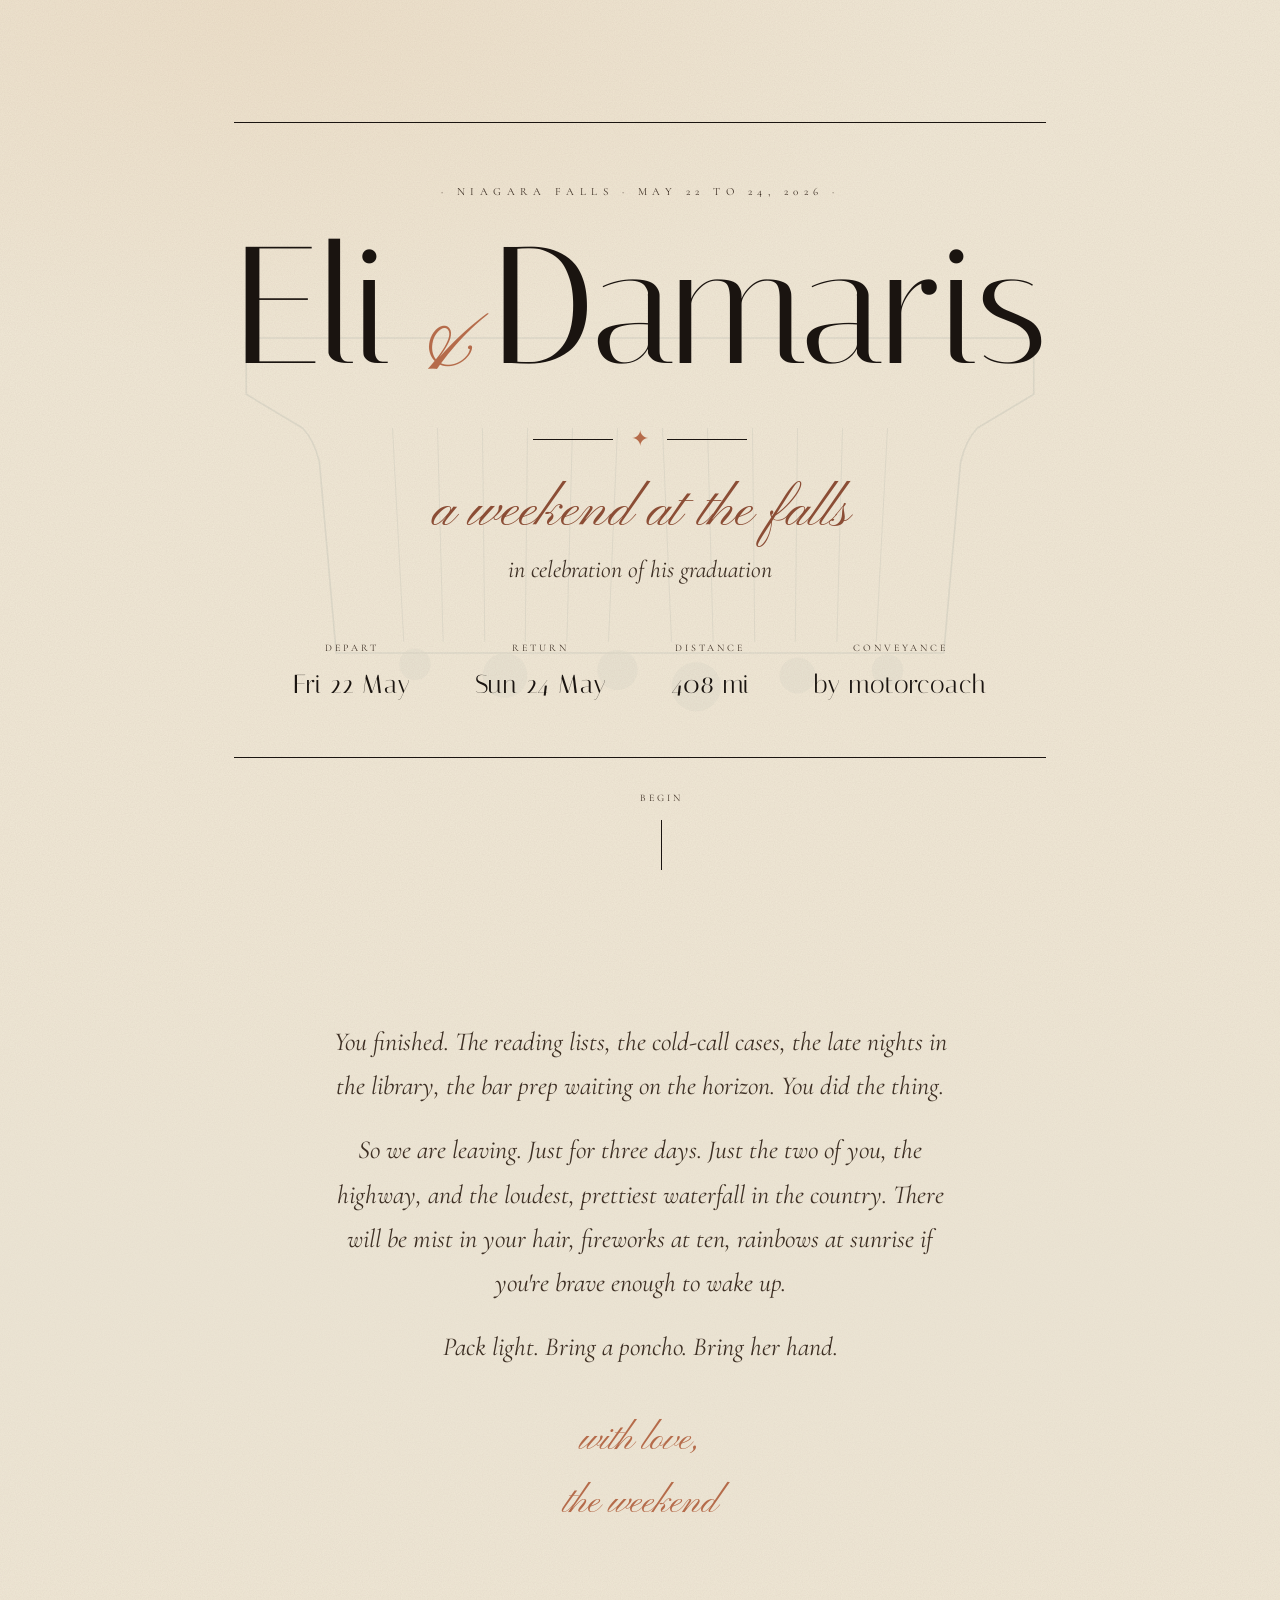
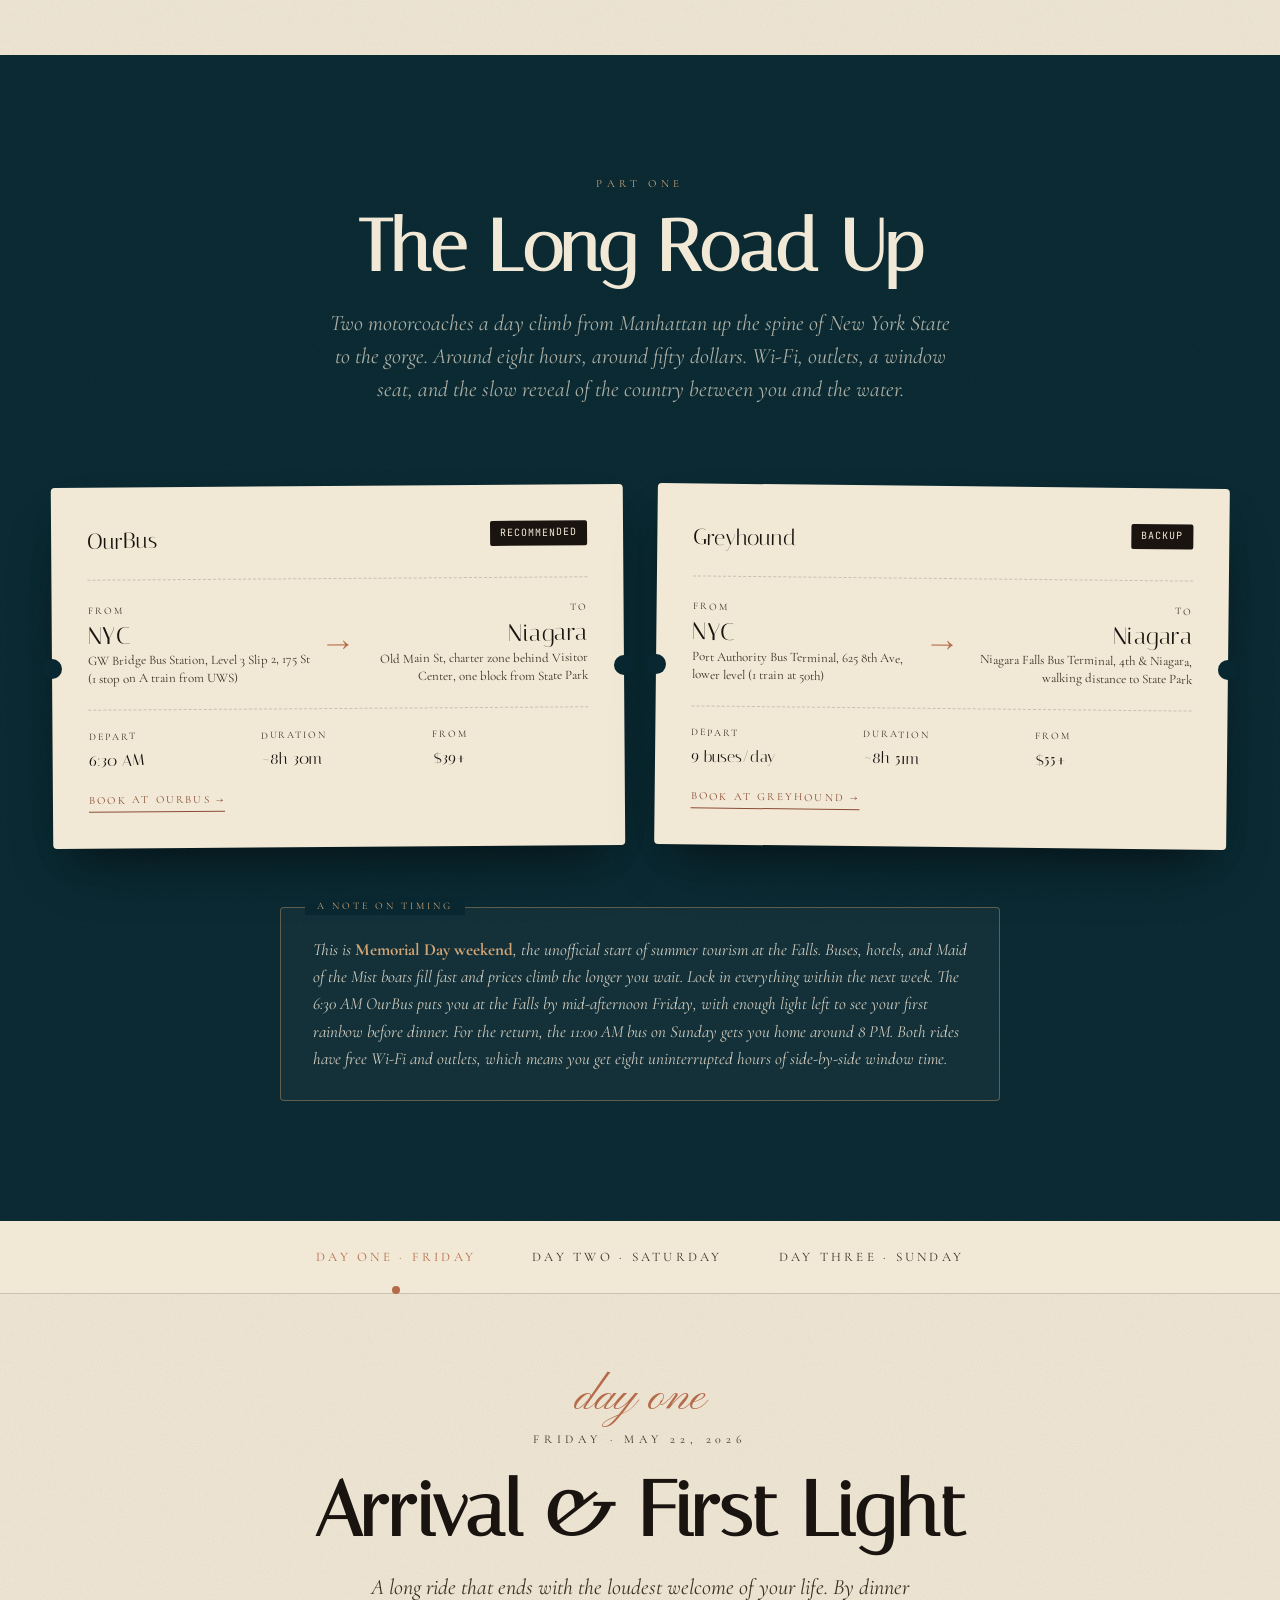
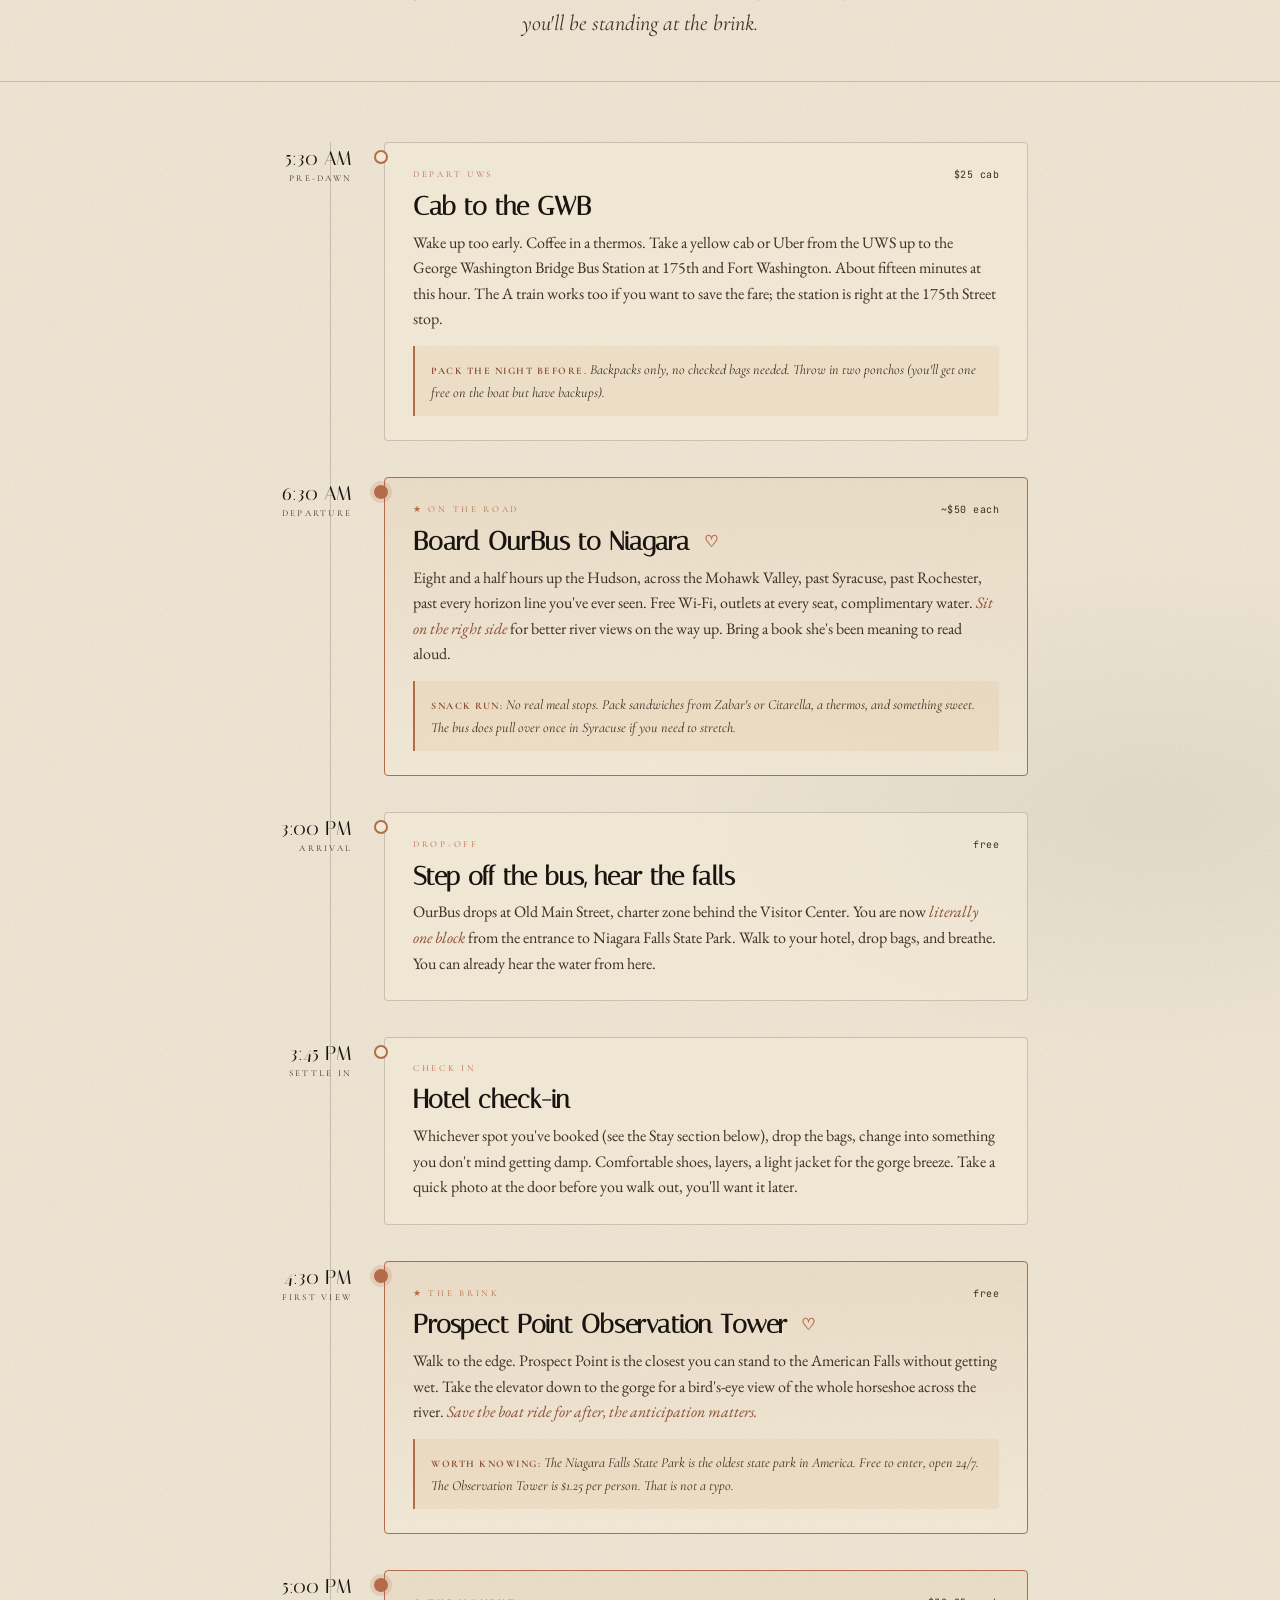
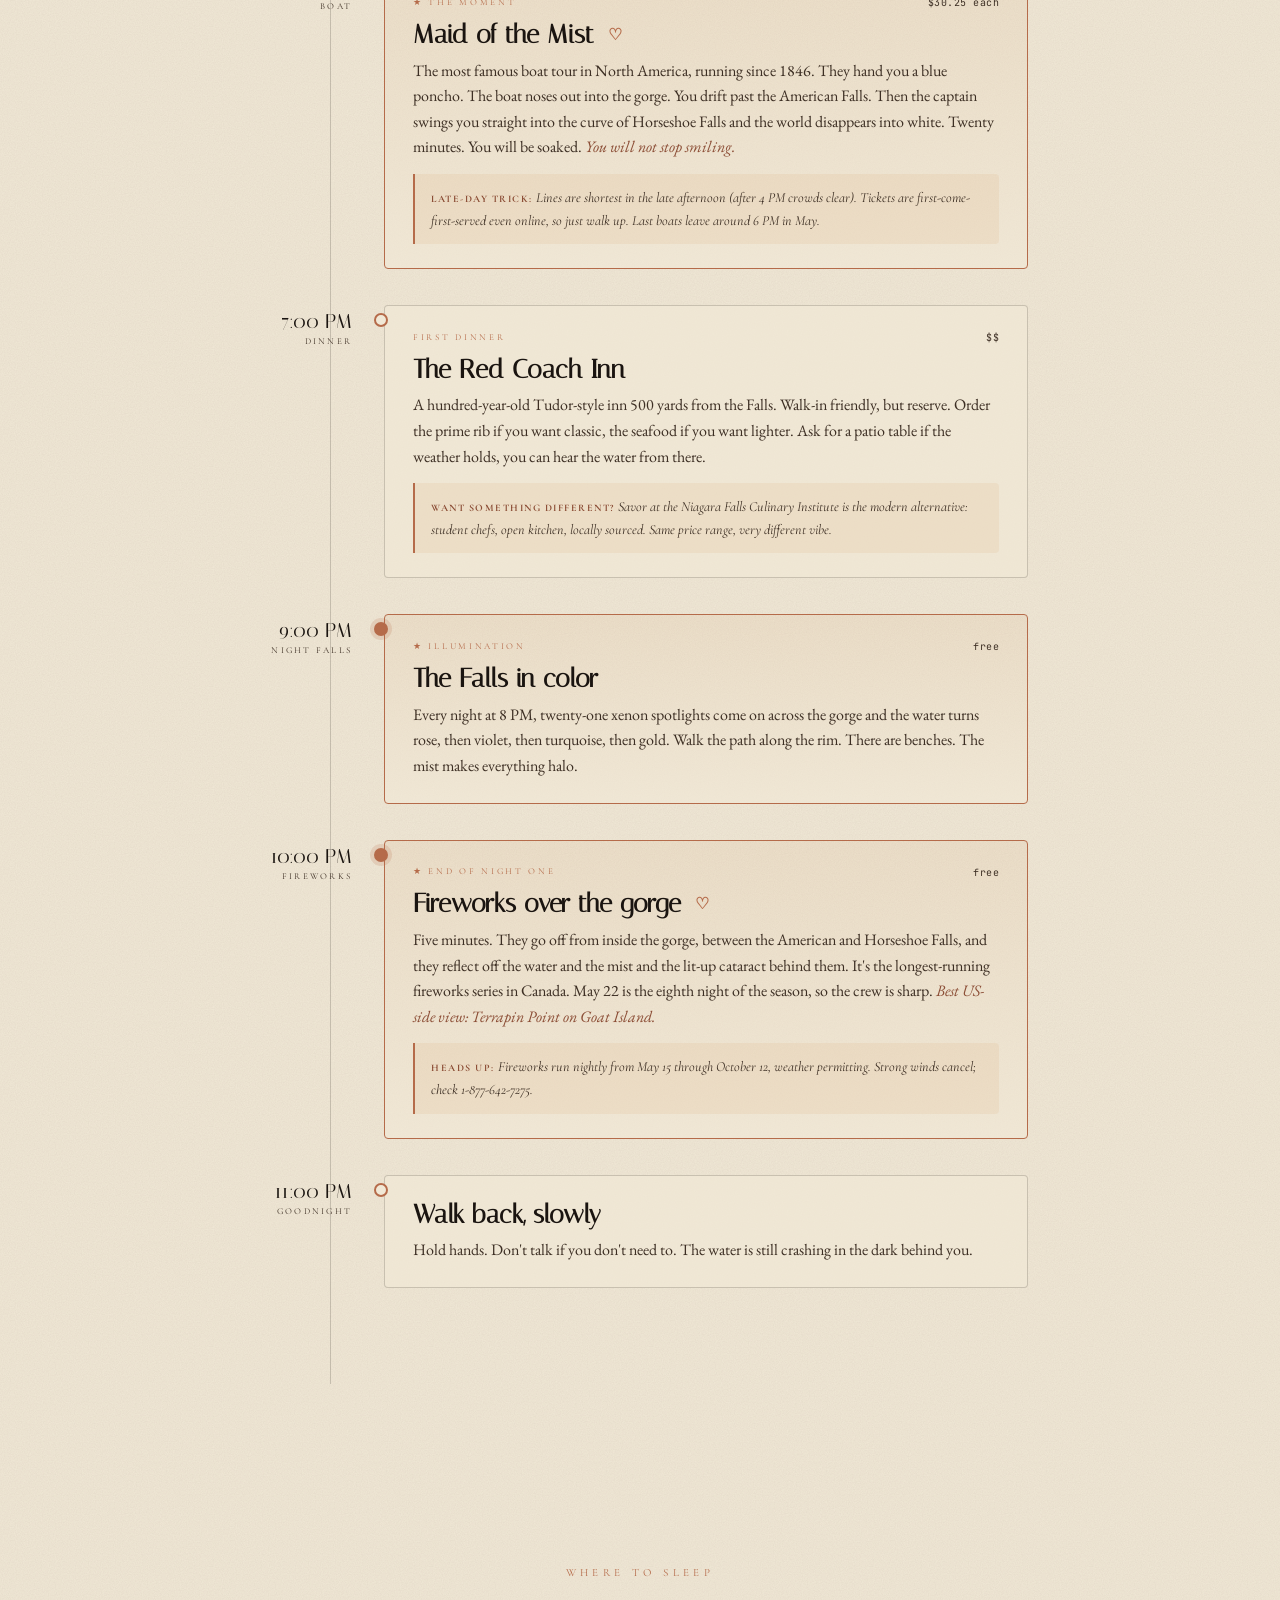
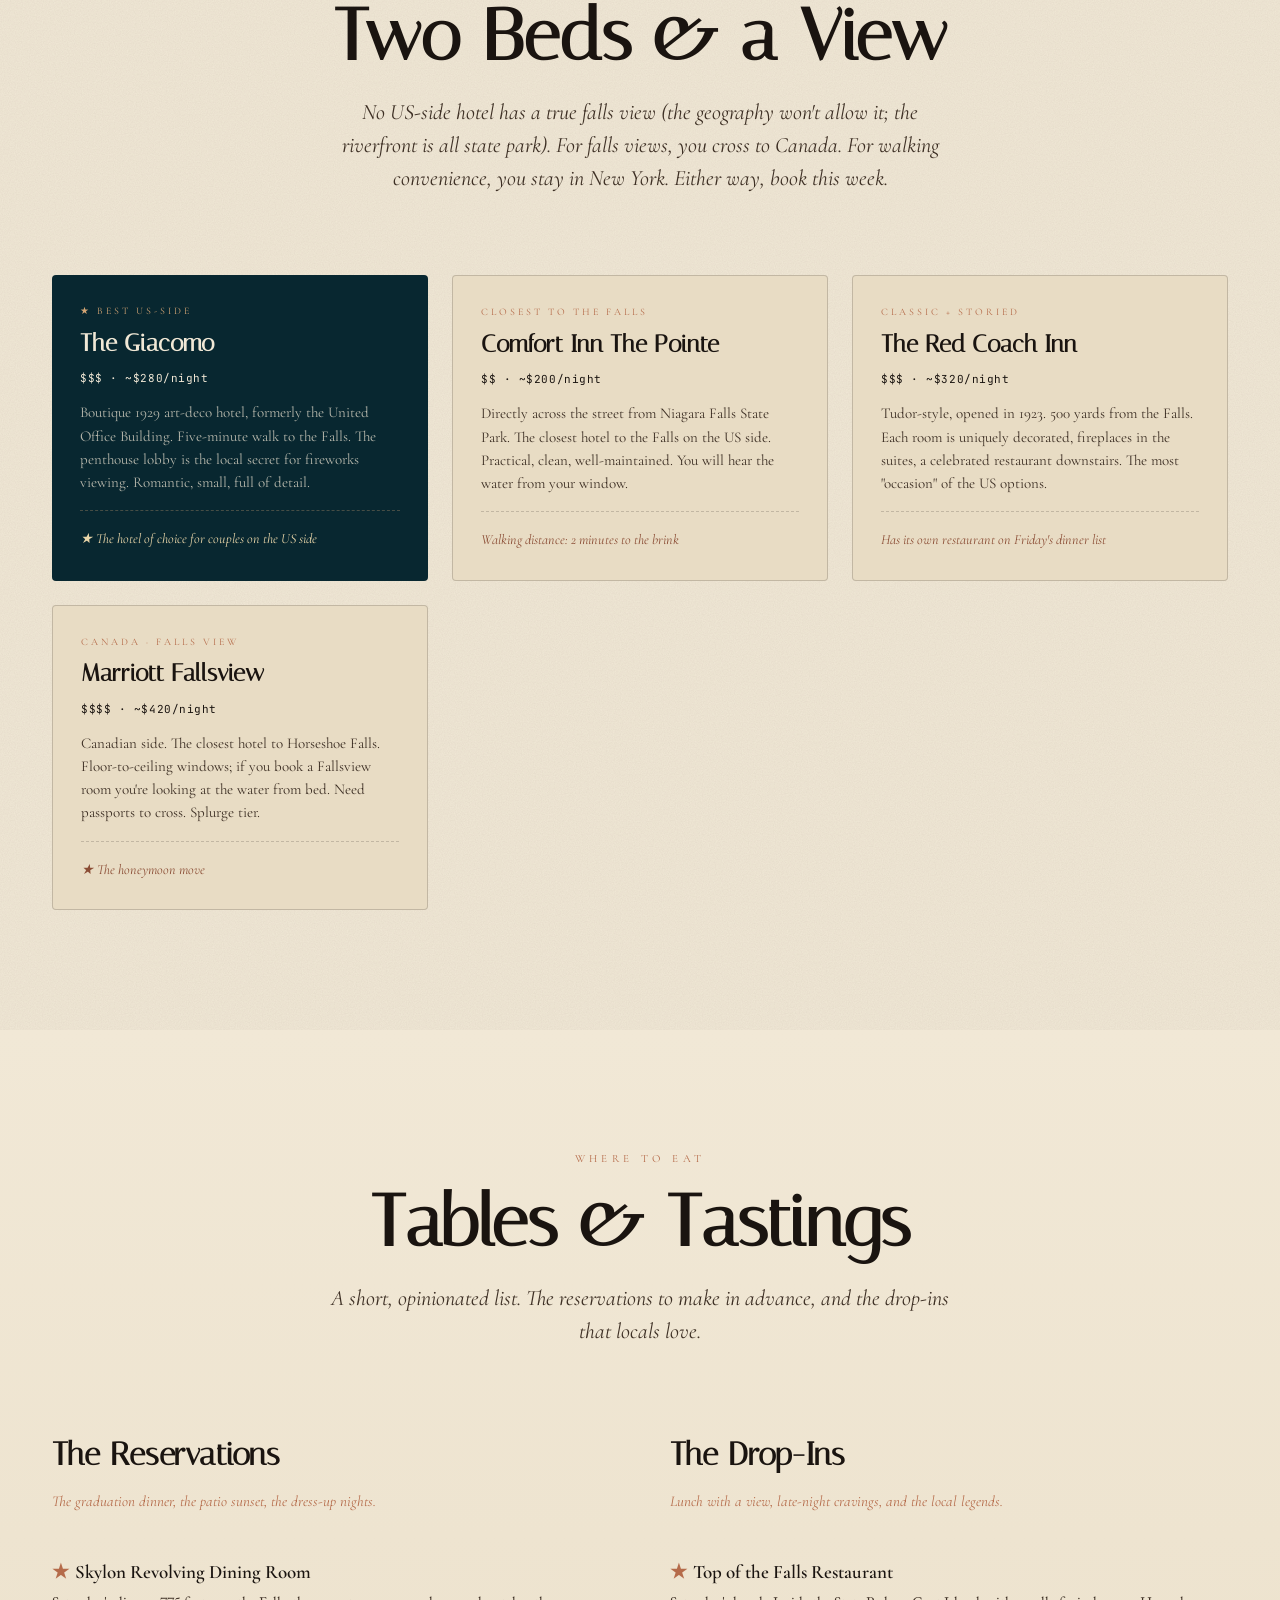
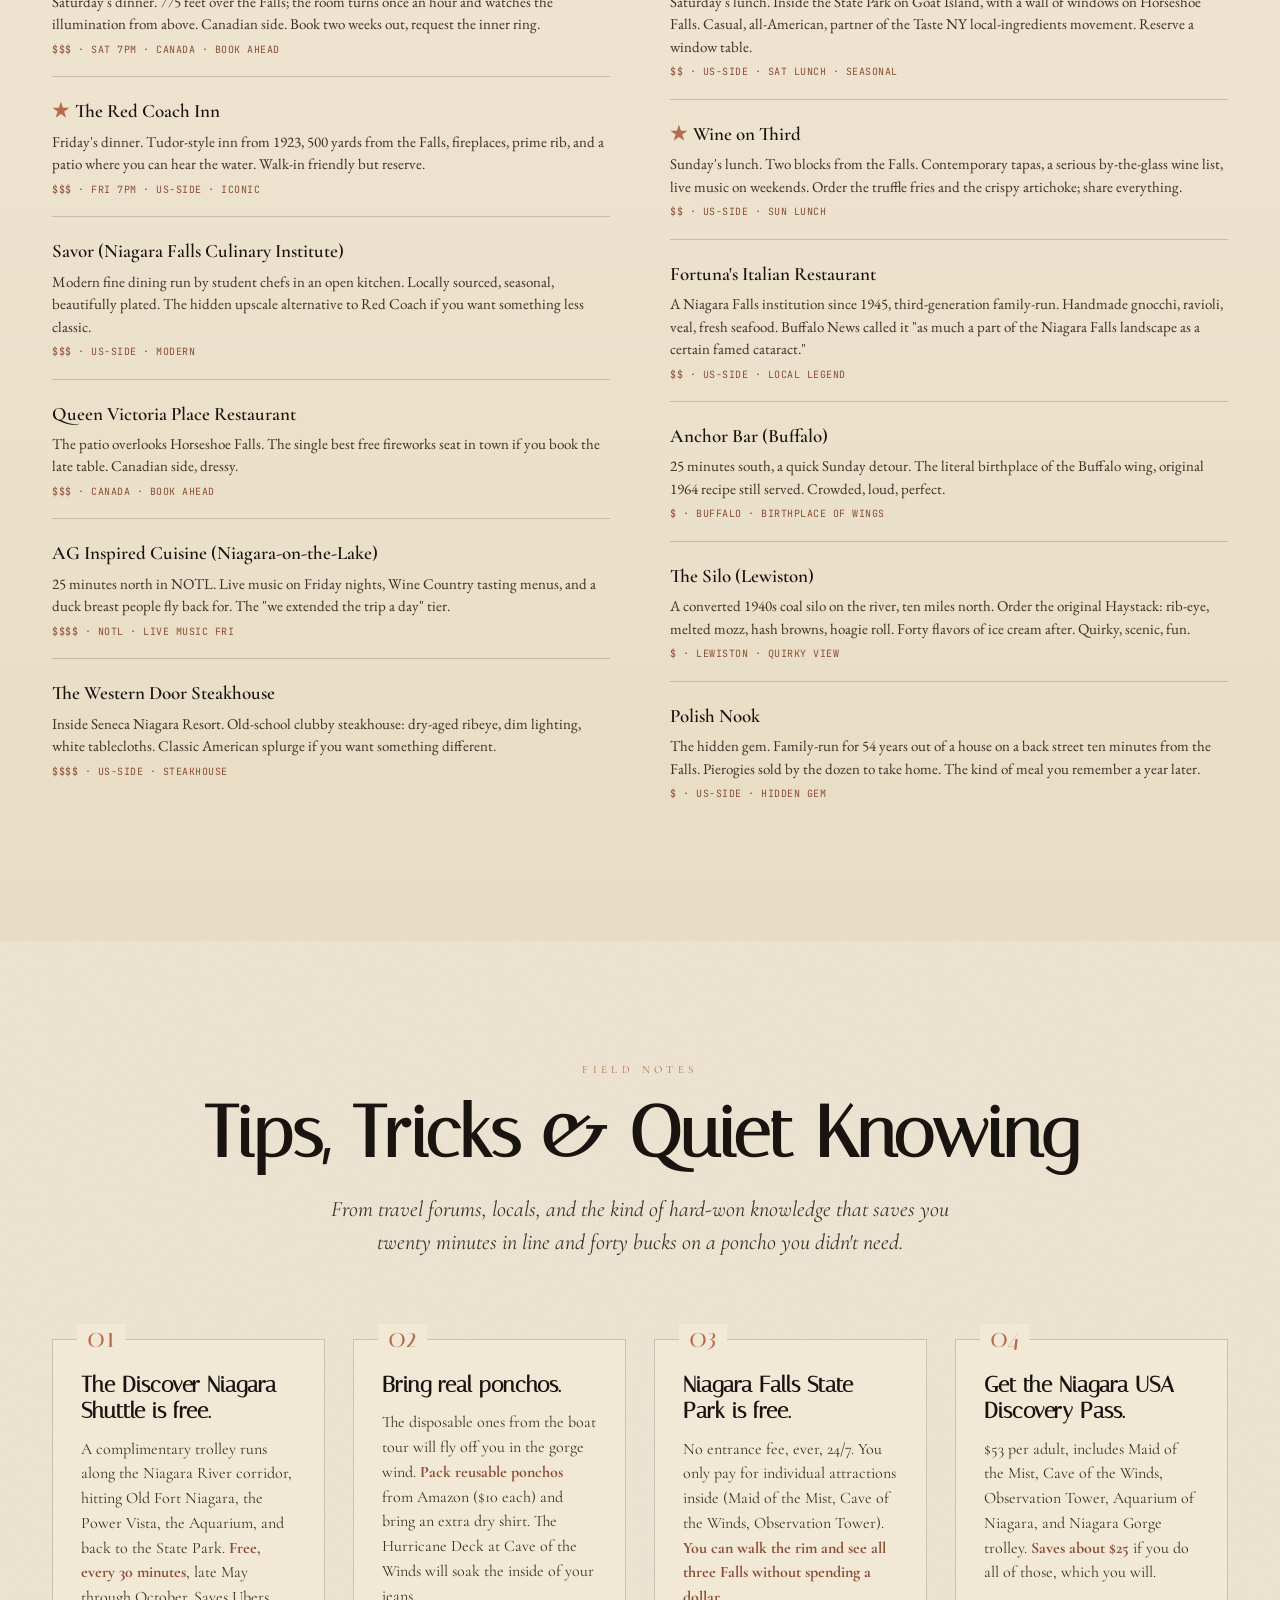
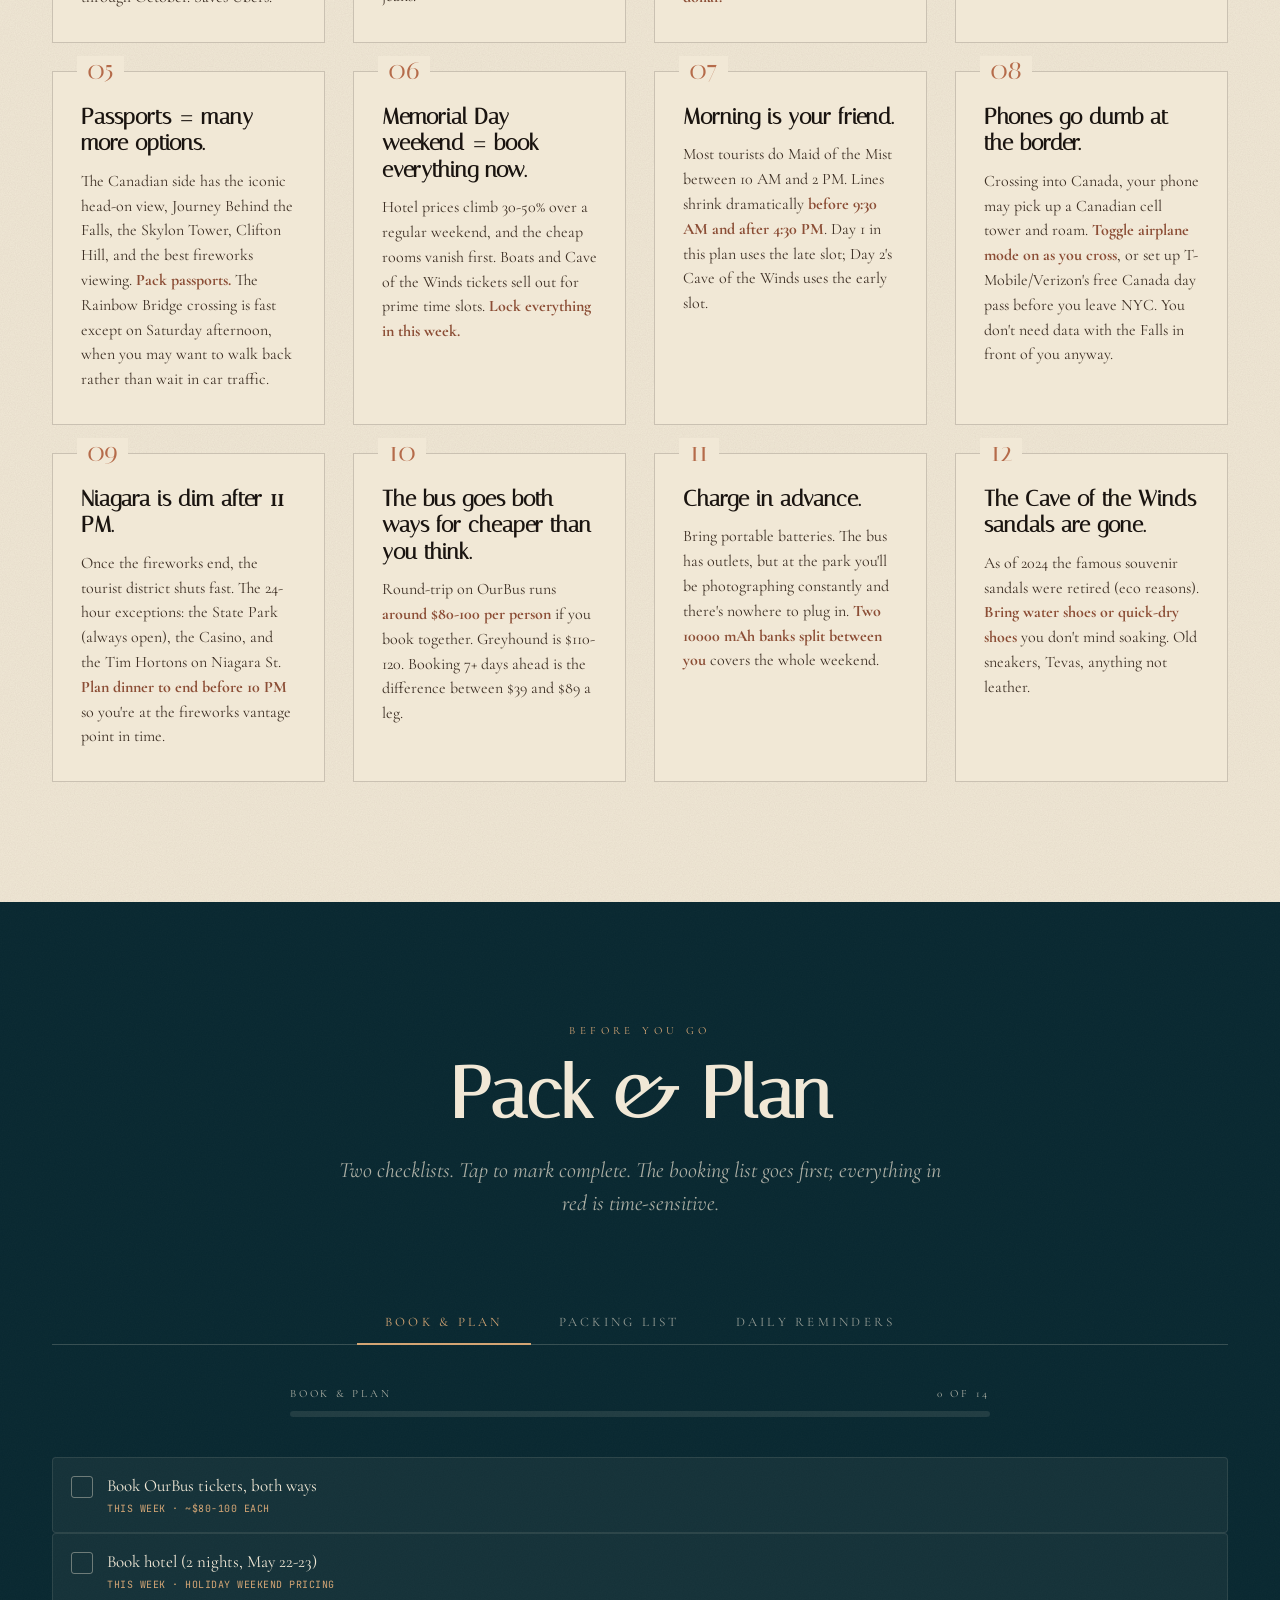
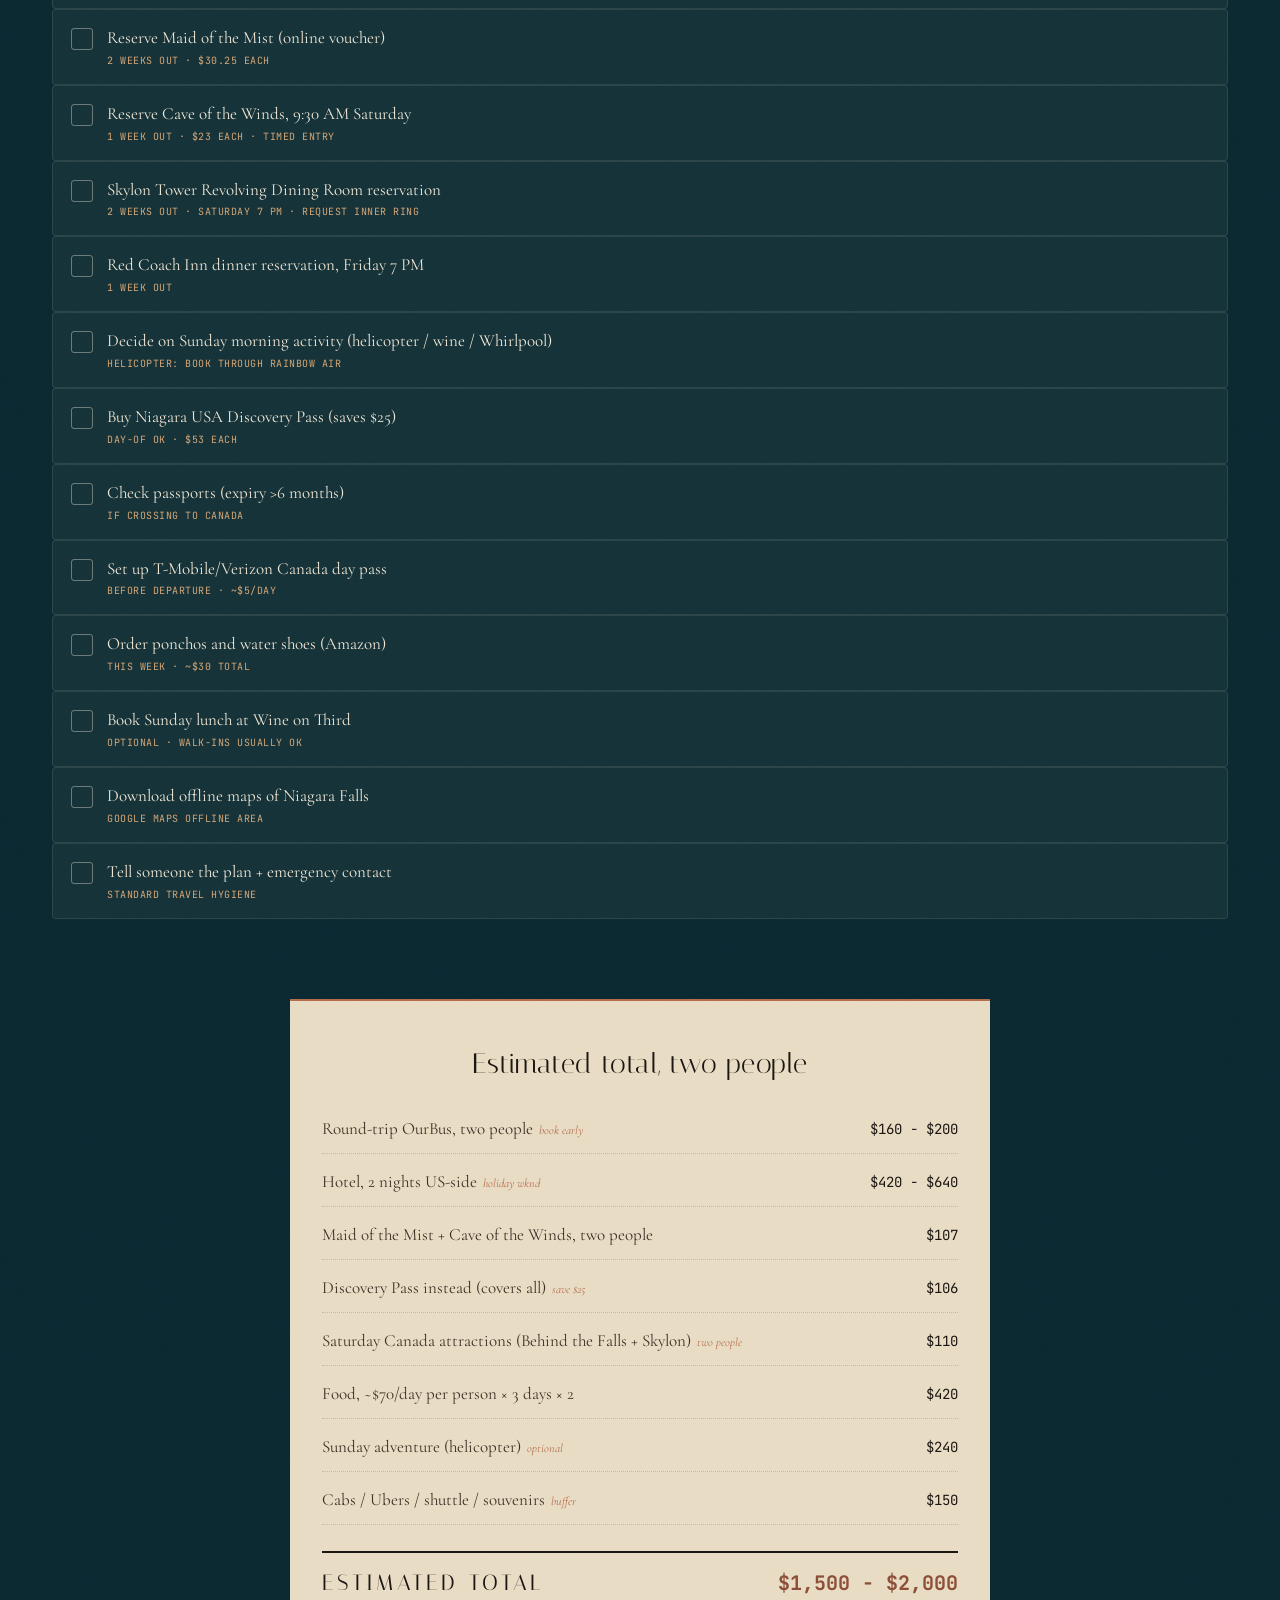
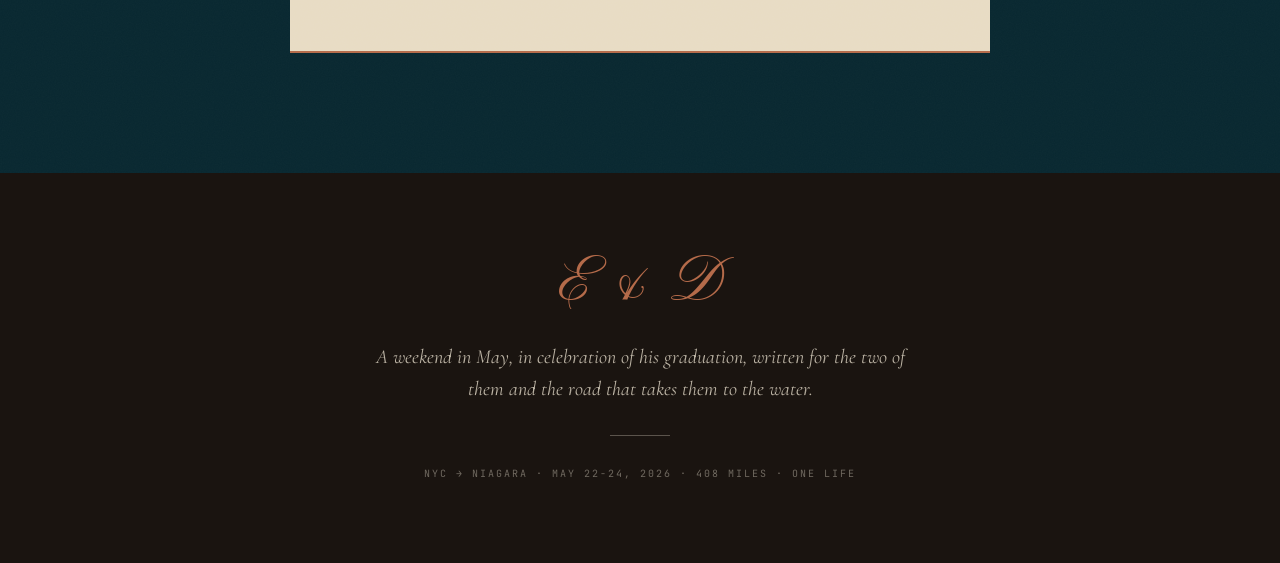
<file: niagara_itinerary.html>
<!DOCTYPE html>
<html lang="en">
<head>
<meta charset="UTF-8" />
<meta name="viewport" content="width=device-width, initial-scale=1.0"/>
<title>Eli &amp; Damaris · A Weekend in Niagara · May 2026</title>
<link rel="preconnect" href="https://fonts.googleapis.com">
<link rel="preconnect" href="https://fonts.gstatic.com" crossorigin>
<link href="https://fonts.googleapis.com/css2?family=Italiana&family=Cormorant+Garamond:ital,wght@0,300;0,400;0,500;0,600;0,700;1,300;1,400;1,500&family=EB+Garamond:ital,wght@0,400;0,500;0,600;1,400&family=Pinyon+Script&family=JetBrains+Mono:wght@400;500&display=swap" rel="stylesheet">
<style>
  :root {
    --paper: #f1e8d6;
    --paper-deep: #e8dcc4;
    --ink: #1a1410;
    --ink-soft: #3d2f24;
    --teal: #0e3640;
    --teal-deep: #082730;
    --copper: #b56b4a;
    --copper-deep: #8b4d35;
    --gold: #d4a574;
    --gold-soft: #e8d5a8;
    --mist: #e8e2d3;
    --rose: #c98572;
    --rule: rgba(26, 20, 16, 0.18);
    --shadow: 0 1px 0 rgba(26,20,16,0.04), 0 8px 24px -8px rgba(14,54,64,0.18);
  }

  * { box-sizing: border-box; margin: 0; padding: 0; }

  html { scroll-behavior: smooth; }

  body {
    background: var(--paper);
    color: var(--ink);
    font-family: 'EB Garamond', Georgia, serif;
    font-size: 18px;
    line-height: 1.65;
    overflow-x: hidden;
    background-image:
      radial-gradient(ellipse 1200px 600px at 20% 0%, rgba(212,165,116,0.12), transparent 60%),
      radial-gradient(ellipse 800px 400px at 90% 30%, rgba(14,54,64,0.06), transparent 60%),
      url("data:image/svg+xml;utf8,<svg xmlns='http://www.w3.org/2000/svg' width='220' height='220'><filter id='n'><feTurbulence type='fractalNoise' baseFrequency='0.85' numOctaves='2' stitchTiles='stitch'/><feColorMatrix values='0 0 0 0 0.1 0 0 0 0 0.08 0 0 0 0 0.06 0 0 0 0.08 0'/></filter><rect width='100%' height='100%' filter='url(%23n)'/></svg>");
  }

  ::selection { background: var(--copper); color: var(--paper); }

  /* ─────────────── Typography ─────────────── */
  .display {
    font-family: 'Italiana', serif;
    font-weight: 400;
    letter-spacing: 0.02em;
  }
  .script {
    font-family: 'Pinyon Script', cursive;
    font-weight: 400;
  }
  .smallcaps {
    font-family: 'Cormorant Garamond', serif;
    text-transform: uppercase;
    letter-spacing: 0.32em;
    font-weight: 500;
  }
  .mono {
    font-family: 'JetBrains Mono', monospace;
    font-size: 0.78em;
    letter-spacing: 0.05em;
  }

  /* ─────────────── Layout ─────────────── */
  .container {
    max-width: 1240px;
    margin: 0 auto;
    padding: 0 32px;
  }
  .container-narrow {
    max-width: 880px;
    margin: 0 auto;
    padding: 0 32px;
  }

  /* ─────────────── Top Bar ─────────────── */
  .topbar {
    position: fixed;
    top: 0; left: 0; right: 0;
    z-index: 50;
    background: rgba(241, 232, 214, 0.85);
    backdrop-filter: blur(12px);
    -webkit-backdrop-filter: blur(12px);
    border-bottom: 1px solid var(--rule);
    padding: 14px 32px;
    display: flex;
    justify-content: space-between;
    align-items: center;
    transform: translateY(-100%);
    transition: transform 0.5s cubic-bezier(0.7, 0, 0.2, 1);
  }
  .topbar.visible { transform: translateY(0); }
  .topbar-brand {
    font-family: 'Italiana', serif;
    font-size: 16px;
    letter-spacing: 0.18em;
    text-transform: uppercase;
    color: var(--ink);
  }
  .topbar-nav {
    display: flex;
    gap: 28px;
  }
  .topbar-nav a {
    font-family: 'Cormorant Garamond', serif;
    font-size: 13px;
    text-transform: uppercase;
    letter-spacing: 0.22em;
    color: var(--ink-soft);
    text-decoration: none;
    transition: color 0.2s;
    font-weight: 500;
  }
  .topbar-nav a:hover { color: var(--copper); }
  @media (max-width: 800px) {
    .topbar-nav { display: none; }
  }

  /* ─────────────── Hero ─────────────── */
  .hero {
    min-height: 100vh;
    position: relative;
    display: flex;
    flex-direction: column;
    justify-content: center;
    padding: 60px 32px 80px;
    overflow: hidden;
  }

  .hero-watermark {
    position: absolute;
    inset: 0;
    pointer-events: none;
    opacity: 0.07;
    display: flex;
    align-items: center;
    justify-content: center;
  }
  .hero-watermark svg {
    width: 90vw;
    max-width: 900px;
    height: auto;
  }

  .hero-frame {
    position: relative;
    z-index: 2;
    border-top: 1px solid var(--ink);
    border-bottom: 1px solid var(--ink);
    padding: 60px 0 50px;
    text-align: center;
  }

  .hero-postmark {
    font-family: 'Cormorant Garamond', serif;
    text-transform: uppercase;
    letter-spacing: 0.5em;
    font-size: 11px;
    color: var(--ink-soft);
    margin-bottom: 30px;
    opacity: 0;
    animation: fadeUp 1.2s 0.2s forwards;
  }

  .hero-title {
    font-size: clamp(64px, 13vw, 180px);
    line-height: 0.92;
    letter-spacing: -0.01em;
    margin: 0;
    color: var(--ink);
    opacity: 0;
    animation: fadeUp 1.4s 0.5s forwards;
  }
  .hero-title .amp {
    font-family: 'Pinyon Script', cursive;
    font-size: 0.7em;
    color: var(--copper);
    font-style: italic;
    margin: 0 0.05em;
    vertical-align: -0.06em;
  }

  .hero-divider {
    display: flex;
    align-items: center;
    justify-content: center;
    gap: 18px;
    margin: 32px 0;
    opacity: 0;
    animation: fadeUp 1s 0.9s forwards;
  }
  .hero-divider .line {
    width: 80px;
    height: 1px;
    background: var(--ink);
  }
  .hero-divider .ornament {
    color: var(--copper);
    font-size: 22px;
    line-height: 1;
  }

  .hero-subtitle {
    font-family: 'Pinyon Script', cursive;
    font-size: clamp(32px, 5vw, 56px);
    color: var(--copper-deep);
    line-height: 1.1;
    margin-bottom: 6px;
    opacity: 0;
    animation: fadeUp 1.2s 1.1s forwards;
  }

  .hero-occasion {
    font-family: 'Cormorant Garamond', serif;
    font-style: italic;
    font-size: clamp(18px, 2vw, 24px);
    color: var(--ink-soft);
    opacity: 0;
    animation: fadeUp 1s 1.4s forwards;
  }

  .hero-meta {
    margin-top: 50px;
    display: flex;
    justify-content: center;
    gap: clamp(20px, 5vw, 80px);
    flex-wrap: wrap;
    opacity: 0;
    animation: fadeUp 1s 1.7s forwards;
  }
  .hero-meta-item {
    text-align: center;
  }
  .hero-meta-label {
    display: block;
    font-family: 'Cormorant Garamond', serif;
    text-transform: uppercase;
    letter-spacing: 0.3em;
    font-size: 10px;
    color: var(--ink-soft);
    margin-bottom: 8px;
  }
  .hero-meta-value {
    font-family: 'Italiana', serif;
    font-size: clamp(18px, 2.5vw, 26px);
    color: var(--ink);
  }

  .hero-scroll {
    position: absolute;
    bottom: 30px;
    left: 50%;
    transform: translateX(-50%);
    display: flex;
    flex-direction: column;
    align-items: center;
    gap: 14px;
    color: var(--ink-soft);
    text-decoration: none;
    opacity: 0;
    animation: fadeUp 1s 2s forwards;
  }
  .hero-scroll-line {
    width: 1px;
    height: 50px;
    background: var(--ink);
    position: relative;
    overflow: hidden;
  }
  .hero-scroll-line::after {
    content: '';
    position: absolute;
    top: -100%;
    left: 0; right: 0;
    height: 50%;
    background: linear-gradient(to bottom, transparent, var(--copper));
    animation: dripDown 2.2s infinite;
  }
  @keyframes dripDown {
    0% { top: -100%; }
    100% { top: 200%; }
  }
  .hero-scroll-text {
    font-family: 'Cormorant Garamond', serif;
    text-transform: uppercase;
    letter-spacing: 0.3em;
    font-size: 10px;
  }

  @keyframes fadeUp {
    from { opacity: 0; transform: translateY(20px); }
    to { opacity: 1; transform: translateY(0); }
  }

  /* ─────────────── Section Header ─────────────── */
  .section {
    padding: 120px 0;
    position: relative;
  }
  .section-header {
    text-align: center;
    margin-bottom: 80px;
  }
  .section-eyebrow {
    font-family: 'Cormorant Garamond', serif;
    text-transform: uppercase;
    letter-spacing: 0.4em;
    font-size: 11px;
    color: var(--copper);
    margin-bottom: 18px;
  }
  .section-title {
    font-family: 'Italiana', serif;
    font-size: clamp(38px, 6vw, 72px);
    line-height: 1;
    color: var(--ink);
    margin-bottom: 24px;
  }
  .section-lede {
    font-family: 'Cormorant Garamond', serif;
    font-style: italic;
    font-size: clamp(18px, 2vw, 22px);
    color: var(--ink-soft);
    max-width: 620px;
    margin: 0 auto;
    line-height: 1.5;
  }

  /* ─────────────── Letter Section ─────────────── */
  .letter {
    background: linear-gradient(180deg, transparent 0%, rgba(232, 226, 211, 0.5) 50%, transparent 100%);
    text-align: center;
  }
  .letter-content {
    max-width: 700px;
    margin: 0 auto;
    padding: 0 32px;
  }
  .letter-content p {
    font-family: 'Cormorant Garamond', serif;
    font-size: clamp(20px, 2.4vw, 26px);
    line-height: 1.7;
    color: var(--ink-soft);
    font-style: italic;
    margin-bottom: 20px;
  }
  .letter-signature {
    margin-top: 40px;
    font-family: 'Pinyon Script', cursive;
    font-size: 38px;
    color: var(--copper);
  }

  /* ─────────────── Bus Section ─────────────── */
  .bus {
    background: var(--teal-deep);
    color: var(--paper);
    position: relative;
    overflow: hidden;
  }
  .bus::before {
    content: '';
    position: absolute;
    inset: 0;
    background-image: url("data:image/svg+xml;utf8,<svg xmlns='http://www.w3.org/2000/svg' width='220' height='220'><filter id='n'><feTurbulence type='fractalNoise' baseFrequency='0.85' numOctaves='2' stitchTiles='stitch'/><feColorMatrix values='0 0 0 0 1 0 0 0 0 0.95 0 0 0 0 0.85 0 0 0 0.04 0'/></filter><rect width='100%' height='100%' filter='url(%23n)'/></svg>");
    opacity: 0.6;
    pointer-events: none;
  }
  .bus .section-eyebrow { color: var(--gold); }
  .bus .section-title { color: var(--paper); }
  .bus .section-lede { color: rgba(241, 232, 214, 0.7); }

  .ticket-grid {
    display: grid;
    grid-template-columns: 1fr 1fr;
    gap: 32px;
    margin-top: 40px;
    position: relative;
  }
  @media (max-width: 760px) {
    .ticket-grid { grid-template-columns: 1fr; }
  }

  .ticket {
    background: var(--paper);
    color: var(--ink);
    border-radius: 4px;
    padding: 36px;
    position: relative;
    box-shadow: 0 30px 60px -20px rgba(0,0,0,0.4), 0 18px 36px -18px rgba(0,0,0,0.3);
    transform: rotate(-0.4deg);
    transition: transform 0.4s cubic-bezier(0.2, 0.7, 0.3, 1);
  }
  .ticket:nth-child(2) { transform: rotate(0.6deg); }
  .ticket:hover { transform: rotate(0) translateY(-4px); }

  .ticket::before {
    content: '';
    position: absolute;
    top: 50%;
    left: -10px;
    width: 20px;
    height: 20px;
    background: var(--teal-deep);
    border-radius: 50%;
    transform: translateY(-50%);
  }
  .ticket::after {
    content: '';
    position: absolute;
    top: 50%;
    right: -10px;
    width: 20px;
    height: 20px;
    background: var(--teal-deep);
    border-radius: 50%;
    transform: translateY(-50%);
  }

  .ticket-header {
    display: flex;
    justify-content: space-between;
    align-items: flex-start;
    padding-bottom: 20px;
    border-bottom: 1px dashed var(--rule);
    margin-bottom: 22px;
  }
  .ticket-co {
    font-family: 'Italiana', serif;
    font-size: 22px;
    color: var(--ink);
  }
  .ticket-pill {
    font-family: 'JetBrains Mono', monospace;
    font-size: 10px;
    background: var(--ink);
    color: var(--paper);
    padding: 4px 10px;
    border-radius: 2px;
    letter-spacing: 0.1em;
  }
  .ticket-route {
    display: grid;
    grid-template-columns: 1fr auto 1fr;
    gap: 16px;
    align-items: center;
    margin-bottom: 22px;
  }
  .ticket-stop {
    font-family: 'Cormorant Garamond', serif;
  }
  .ticket-stop .label {
    text-transform: uppercase;
    font-size: 10px;
    letter-spacing: 0.2em;
    color: var(--ink-soft);
    margin-bottom: 4px;
  }
  .ticket-stop .city {
    font-family: 'Italiana', serif;
    font-size: 24px;
    line-height: 1;
    margin-bottom: 4px;
  }
  .ticket-stop .detail {
    font-size: 13px;
    color: var(--ink-soft);
    line-height: 1.4;
  }
  .ticket-arrow {
    color: var(--copper);
    font-size: 24px;
  }
  .ticket-stop.right { text-align: right; }

  .ticket-meta {
    display: grid;
    grid-template-columns: repeat(3, 1fr);
    gap: 16px;
    padding-top: 18px;
    border-top: 1px dashed var(--rule);
  }
  .ticket-meta-item .label {
    font-family: 'Cormorant Garamond', serif;
    text-transform: uppercase;
    font-size: 10px;
    letter-spacing: 0.2em;
    color: var(--ink-soft);
    margin-bottom: 2px;
  }
  .ticket-meta-item .value {
    font-family: 'Italiana', serif;
    font-size: 16px;
    color: var(--ink);
  }
  .ticket-cta {
    display: inline-flex;
    align-items: center;
    gap: 8px;
    margin-top: 18px;
    font-family: 'Cormorant Garamond', serif;
    text-transform: uppercase;
    letter-spacing: 0.2em;
    font-size: 11px;
    color: var(--copper-deep);
    text-decoration: none;
    border-bottom: 1px solid var(--copper-deep);
    padding-bottom: 2px;
    transition: gap 0.3s;
  }
  .ticket-cta:hover { gap: 14px; }

  .bus-tip {
    margin-top: 60px;
    padding: 28px 32px;
    border: 1px solid rgba(212, 165, 116, 0.4);
    border-radius: 4px;
    color: var(--paper);
    position: relative;
    background: rgba(241, 232, 214, 0.04);
    max-width: 720px;
    margin-left: auto;
    margin-right: auto;
  }
  .bus-tip-label {
    position: absolute;
    top: -10px;
    left: 24px;
    background: var(--teal-deep);
    padding: 0 12px;
    font-family: 'Cormorant Garamond', serif;
    text-transform: uppercase;
    letter-spacing: 0.3em;
    font-size: 10px;
    color: var(--gold);
  }
  .bus-tip p {
    font-family: 'Cormorant Garamond', serif;
    font-style: italic;
    font-size: 17px;
    line-height: 1.6;
    color: rgba(241, 232, 214, 0.85);
  }
  .bus-tip strong {
    color: var(--gold);
    font-style: normal;
  }

  /* ─────────────── Itinerary Days ─────────────── */
  .days-nav {
    position: sticky;
    top: 0;
    z-index: 20;
    background: var(--paper);
    border-bottom: 1px solid var(--rule);
    padding: 18px 0;
    margin-bottom: 0;
  }
  .days-nav-inner {
    display: flex;
    gap: 0;
    justify-content: center;
    flex-wrap: wrap;
  }
  .days-nav button {
    background: transparent;
    border: none;
    cursor: pointer;
    padding: 10px 28px;
    font-family: 'Cormorant Garamond', serif;
    font-size: 13px;
    text-transform: uppercase;
    letter-spacing: 0.25em;
    color: var(--ink-soft);
    position: relative;
    transition: color 0.3s;
  }
  .days-nav button.active {
    color: var(--copper);
  }
  .days-nav button.active::after {
    content: '';
    position: absolute;
    bottom: -19px;
    left: 50%;
    transform: translateX(-50%);
    width: 8px;
    height: 8px;
    background: var(--copper);
    border-radius: 50%;
  }
  .days-nav button:hover { color: var(--copper); }
  @media (max-width: 600px) {
    .days-nav button { padding: 8px 12px; font-size: 11px; }
  }

  .day {
    display: none;
    animation: fadeUp 0.6s ease;
  }
  .day.active { display: block; }

  .day-hero {
    text-align: center;
    padding: 80px 32px 40px;
    border-bottom: 1px solid var(--rule);
  }
  .day-number {
    font-family: 'Pinyon Script', cursive;
    font-size: 48px;
    color: var(--copper);
    line-height: 1;
    margin-bottom: 8px;
  }
  .day-date {
    font-family: 'Cormorant Garamond', serif;
    text-transform: uppercase;
    letter-spacing: 0.4em;
    font-size: 12px;
    color: var(--ink-soft);
    margin-bottom: 22px;
  }
  .day-title {
    font-family: 'Italiana', serif;
    font-size: clamp(40px, 6vw, 84px);
    line-height: 1;
    color: var(--ink);
    margin-bottom: 20px;
  }
  .day-tagline {
    font-family: 'Cormorant Garamond', serif;
    font-style: italic;
    font-size: clamp(18px, 2vw, 22px);
    color: var(--ink-soft);
    max-width: 580px;
    margin: 0 auto;
  }

  /* ─────────────── Timeline ─────────────── */
  .timeline {
    max-width: 840px;
    margin: 0 auto;
    padding: 60px 32px 120px;
    position: relative;
  }
  .timeline::before {
    content: '';
    position: absolute;
    left: 110px;
    top: 60px;
    bottom: 60px;
    width: 1px;
    background: var(--rule);
  }
  @media (max-width: 700px) {
    .timeline::before { left: 24px; }
  }

  .moment {
    display: grid;
    grid-template-columns: 100px 1fr;
    gap: 32px;
    margin-bottom: 36px;
    position: relative;
    align-items: start;
  }
  @media (max-width: 700px) {
    .moment {
      grid-template-columns: 1fr;
      gap: 0;
      padding-left: 50px;
    }
  }

  .moment-time {
    text-align: right;
    padding-top: 6px;
    position: relative;
  }
  .moment-time .clock {
    font-family: 'Italiana', serif;
    font-size: 20px;
    color: var(--ink);
    line-height: 1;
    margin-bottom: 4px;
  }
  .moment-time .label {
    font-family: 'Cormorant Garamond', serif;
    text-transform: uppercase;
    letter-spacing: 0.25em;
    font-size: 9px;
    color: var(--ink-soft);
  }
  @media (max-width: 700px) {
    .moment-time {
      text-align: left;
      margin-bottom: 8px;
    }
  }

  .moment-dot {
    position: absolute;
    right: -36px;
    top: 8px;
    width: 14px;
    height: 14px;
    background: var(--paper);
    border: 2px solid var(--copper);
    border-radius: 50%;
    z-index: 2;
  }
  .moment.starred .moment-dot {
    background: var(--copper);
    box-shadow: 0 0 0 4px rgba(181, 107, 74, 0.18);
  }
  @media (max-width: 700px) {
    .moment-dot {
      right: auto;
      left: -34px;
    }
  }

  .moment-card {
    background: rgba(241, 232, 214, 0.7);
    border: 1px solid var(--rule);
    border-radius: 4px;
    padding: 24px 28px;
    transition: all 0.4s cubic-bezier(0.2, 0.7, 0.3, 1);
    position: relative;
  }
  .moment-card:hover {
    background: var(--paper);
    transform: translateY(-2px);
    box-shadow: 0 18px 32px -16px rgba(14, 54, 64, 0.15);
    border-color: var(--copper);
  }

  .moment.starred .moment-card {
    background: linear-gradient(180deg, rgba(212, 165, 116, 0.12), rgba(241, 232, 214, 0.7));
    border-color: var(--copper);
  }

  .moment-meta {
    display: flex;
    justify-content: space-between;
    align-items: center;
    margin-bottom: 8px;
    flex-wrap: wrap;
    gap: 8px;
  }
  .moment-tag {
    font-family: 'Cormorant Garamond', serif;
    text-transform: uppercase;
    letter-spacing: 0.3em;
    font-size: 9px;
    color: var(--copper);
  }
  .moment-cost {
    font-family: 'JetBrains Mono', monospace;
    font-size: 10px;
    color: var(--ink-soft);
    letter-spacing: 0.05em;
  }

  .moment-title {
    font-family: 'Italiana', serif;
    font-size: 26px;
    line-height: 1.15;
    color: var(--ink);
    margin-bottom: 8px;
  }
  .moment-title .heart {
    color: var(--copper);
    font-size: 0.6em;
    vertical-align: 0.2em;
    margin-left: 6px;
  }

  .moment-body {
    font-family: 'EB Garamond', serif;
    font-size: 16px;
    color: var(--ink-soft);
    line-height: 1.6;
  }
  .moment-body em {
    color: var(--copper-deep);
    font-style: italic;
  }

  .moment-tip {
    margin-top: 14px;
    padding: 12px 16px;
    background: rgba(212, 165, 116, 0.15);
    border-left: 2px solid var(--copper);
    font-family: 'Cormorant Garamond', serif;
    font-size: 14px;
    font-style: italic;
    color: var(--ink-soft);
    border-radius: 0 4px 4px 0;
  }
  .moment-tip strong {
    font-style: normal;
    color: var(--copper-deep);
    text-transform: uppercase;
    letter-spacing: 0.15em;
    font-size: 10px;
  }

  /* ─────────────── Stay Section ─────────────── */
  .stay-grid {
    display: grid;
    grid-template-columns: repeat(auto-fit, minmax(280px, 1fr));
    gap: 24px;
    margin-top: 40px;
  }
  .stay-card {
    background: var(--paper-deep);
    border: 1px solid var(--rule);
    border-radius: 4px;
    padding: 28px;
    transition: all 0.4s;
    position: relative;
  }
  .stay-card:hover {
    transform: translateY(-4px);
    box-shadow: 0 20px 40px -20px rgba(14, 54, 64, 0.25);
  }
  .stay-card.featured {
    background: var(--teal-deep);
    color: var(--paper);
    border: none;
  }
  .stay-card.featured .stay-name { color: var(--paper); }
  .stay-card.featured .stay-detail { color: rgba(241, 232, 214, 0.75); }
  .stay-card.featured .stay-tag { color: var(--gold); }

  .stay-tag {
    font-family: 'Cormorant Garamond', serif;
    text-transform: uppercase;
    letter-spacing: 0.3em;
    font-size: 10px;
    color: var(--copper);
    margin-bottom: 10px;
  }
  .stay-name {
    font-family: 'Italiana', serif;
    font-size: 24px;
    line-height: 1.15;
    margin-bottom: 12px;
    color: var(--ink);
  }
  .stay-price {
    font-family: 'JetBrains Mono', monospace;
    font-size: 11px;
    margin-bottom: 14px;
  }
  .stay-detail {
    font-family: 'Cormorant Garamond', serif;
    font-size: 15px;
    line-height: 1.55;
    color: var(--ink-soft);
  }
  .stay-feature {
    margin-top: 16px;
    padding-top: 16px;
    border-top: 1px dashed var(--rule);
    font-family: 'Cormorant Garamond', serif;
    font-style: italic;
    font-size: 14px;
    color: var(--copper-deep);
  }
  .stay-card.featured .stay-feature {
    color: var(--gold-soft);
    border-top-color: rgba(212, 165, 116, 0.3);
  }

  /* ─────────────── Eat Section ─────────────── */
  .eat-section {
    background: linear-gradient(180deg, var(--paper) 0%, var(--paper-deep) 100%);
  }

  .eat-grid {
    display: grid;
    grid-template-columns: 1fr 1fr;
    gap: 60px;
    margin-top: 40px;
  }
  @media (max-width: 800px) {
    .eat-grid { grid-template-columns: 1fr; gap: 40px; }
  }

  .eat-column h3 {
    font-family: 'Italiana', serif;
    font-size: 32px;
    margin-bottom: 8px;
    color: var(--ink);
  }
  .eat-column .col-sub {
    font-family: 'Cormorant Garamond', serif;
    font-style: italic;
    color: var(--copper);
    margin-bottom: 24px;
    font-size: 15px;
  }
  .eat-list {
    list-style: none;
  }
  .eat-list li {
    padding: 18px 0;
    border-bottom: 1px solid var(--rule);
  }
  .eat-list li:last-child { border-bottom: none; }
  .eat-name {
    font-family: 'Cormorant Garamond', serif;
    font-weight: 600;
    font-size: 19px;
    color: var(--ink);
    margin-bottom: 4px;
  }
  .eat-name .crown { color: var(--copper); margin-right: 6px; }
  .eat-desc {
    font-family: 'EB Garamond', serif;
    font-size: 15px;
    color: var(--ink-soft);
    line-height: 1.5;
  }
  .eat-meta {
    font-family: 'JetBrains Mono', monospace;
    font-size: 10px;
    color: var(--copper-deep);
    margin-top: 6px;
    letter-spacing: 0.05em;
  }

  /* ─────────────── Tips Section ─────────────── */
  .tips-grid {
    display: grid;
    grid-template-columns: repeat(auto-fit, minmax(260px, 1fr));
    gap: 28px;
    margin-top: 40px;
  }
  .tip {
    border: 1px solid var(--rule);
    padding: 32px 28px;
    position: relative;
    background: var(--paper);
    transition: all 0.4s;
  }
  .tip:hover {
    border-color: var(--copper);
    transform: translateY(-3px);
  }
  .tip-num {
    position: absolute;
    top: -16px;
    left: 24px;
    background: var(--paper);
    padding: 0 10px;
    font-family: 'Italiana', serif;
    font-size: 28px;
    color: var(--copper);
    line-height: 1;
  }
  .tip-title {
    font-family: 'Italiana', serif;
    font-size: 22px;
    color: var(--ink);
    margin-bottom: 12px;
    line-height: 1.2;
  }
  .tip-body {
    font-family: 'Cormorant Garamond', serif;
    font-size: 16px;
    line-height: 1.55;
    color: var(--ink-soft);
  }
  .tip-body strong {
    color: var(--copper-deep);
  }

  /* ─────────────── Checklist Section ─────────────── */
  .checklist-section {
    background: var(--teal-deep);
    color: var(--paper);
    position: relative;
    overflow: hidden;
  }
  .checklist-section::before {
    content: '';
    position: absolute;
    inset: 0;
    background-image: url("data:image/svg+xml;utf8,<svg xmlns='http://www.w3.org/2000/svg' width='220' height='220'><filter id='n'><feTurbulence type='fractalNoise' baseFrequency='0.85' numOctaves='2' stitchTiles='stitch'/><feColorMatrix values='0 0 0 0 1 0 0 0 0 0.95 0 0 0 0 0.85 0 0 0 0.04 0'/></filter><rect width='100%' height='100%' filter='url(%23n)'/></svg>");
    opacity: 0.6;
    pointer-events: none;
  }
  .checklist-section .section-eyebrow { color: var(--gold); }
  .checklist-section .section-title { color: var(--paper); }
  .checklist-section .section-lede { color: rgba(241, 232, 214, 0.7); }

  .checklist-tabs {
    display: flex;
    justify-content: center;
    gap: 0;
    margin-bottom: 40px;
    border-bottom: 1px solid rgba(241, 232, 214, 0.2);
    flex-wrap: wrap;
  }
  .checklist-tabs button {
    background: transparent;
    border: none;
    color: rgba(241, 232, 214, 0.6);
    padding: 14px 28px;
    font-family: 'Cormorant Garamond', serif;
    text-transform: uppercase;
    letter-spacing: 0.25em;
    font-size: 13px;
    cursor: pointer;
    position: relative;
    transition: color 0.3s;
  }
  .checklist-tabs button.active {
    color: var(--gold);
  }
  .checklist-tabs button.active::after {
    content: '';
    position: absolute;
    bottom: -1px;
    left: 0; right: 0;
    height: 2px;
    background: var(--gold);
  }

  .checklist-progress {
    max-width: 700px;
    margin: 0 auto 40px;
    position: relative;
  }
  .checklist-progress-label {
    display: flex;
    justify-content: space-between;
    margin-bottom: 8px;
    font-family: 'Cormorant Garamond', serif;
    text-transform: uppercase;
    letter-spacing: 0.25em;
    font-size: 11px;
    color: rgba(241, 232, 214, 0.7);
  }
  .checklist-progress-bar {
    height: 6px;
    background: rgba(241, 232, 214, 0.1);
    border-radius: 3px;
    overflow: hidden;
  }
  .checklist-progress-fill {
    height: 100%;
    background: linear-gradient(90deg, var(--copper), var(--gold));
    width: 0%;
    transition: width 0.6s cubic-bezier(0.2, 0.8, 0.3, 1);
    border-radius: 3px;
  }

  .checklist-grid {
    display: grid;
    grid-template-columns: repeat(auto-fit, minmax(280px, 1fr));
    gap: 12px;
    max-width: 1000px;
    margin: 0 auto;
  }
  .checklist-pane { display: none; }
  .checklist-pane.active { display: grid; }

  .check-item {
    display: flex;
    align-items: flex-start;
    gap: 14px;
    padding: 16px 18px;
    background: rgba(241, 232, 214, 0.05);
    border: 1px solid rgba(241, 232, 214, 0.1);
    border-radius: 4px;
    cursor: pointer;
    transition: all 0.3s;
    user-select: none;
  }
  .check-item:hover {
    background: rgba(241, 232, 214, 0.1);
    border-color: rgba(212, 165, 116, 0.4);
  }
  .check-item.checked {
    background: rgba(212, 165, 116, 0.12);
    border-color: rgba(212, 165, 116, 0.5);
  }
  .check-box {
    width: 22px;
    height: 22px;
    border: 1.5px solid rgba(241, 232, 214, 0.4);
    border-radius: 3px;
    flex-shrink: 0;
    margin-top: 2px;
    position: relative;
    transition: all 0.3s;
  }
  .check-item.checked .check-box {
    background: var(--copper);
    border-color: var(--copper);
  }
  .check-item.checked .check-box::after {
    content: '✓';
    position: absolute;
    inset: 0;
    color: var(--paper);
    font-size: 14px;
    line-height: 18px;
    text-align: center;
    font-weight: bold;
  }
  .check-text {
    font-family: 'Cormorant Garamond', serif;
    font-size: 17px;
    line-height: 1.4;
    color: var(--paper);
    flex: 1;
  }
  .check-item.checked .check-text {
    text-decoration: line-through;
    text-decoration-color: rgba(241, 232, 214, 0.4);
    color: rgba(241, 232, 214, 0.55);
  }
  .check-text small {
    display: block;
    font-family: 'JetBrains Mono', monospace;
    font-size: 10px;
    color: var(--gold);
    margin-top: 4px;
    letter-spacing: 0.05em;
    text-transform: uppercase;
  }

  /* ─────────────── Budget Section ─────────────── */
  .budget {
    max-width: 700px;
    margin: 80px auto 0;
    padding: 40px 32px;
    background: var(--paper-deep);
    border-top: 2px solid var(--copper);
    border-bottom: 2px solid var(--copper);
  }
  .budget-title {
    font-family: 'Italiana', serif;
    font-size: 28px;
    text-align: center;
    margin-bottom: 28px;
    color: var(--ink);
  }
  .budget-rows {
    display: grid;
    gap: 14px;
  }
  .budget-row {
    display: grid;
    grid-template-columns: 1fr auto;
    align-items: baseline;
    gap: 16px;
    padding-bottom: 10px;
    border-bottom: 1px dotted var(--rule);
  }
  .budget-label {
    font-family: 'Cormorant Garamond', serif;
    font-size: 17px;
    color: var(--ink-soft);
  }
  .budget-label small {
    font-size: 12px;
    color: var(--copper);
    margin-left: 6px;
    font-style: italic;
  }
  .budget-amt {
    font-family: 'JetBrains Mono', monospace;
    font-size: 14px;
    color: var(--ink);
  }
  .budget-row.total {
    border-bottom: none;
    padding-top: 12px;
    border-top: 2px solid var(--ink);
    margin-top: 12px;
  }
  .budget-row.total .budget-label {
    font-family: 'Italiana', serif;
    font-size: 22px;
    color: var(--ink);
    text-transform: uppercase;
    letter-spacing: 0.15em;
  }
  .budget-row.total .budget-amt {
    font-size: 20px;
    color: var(--copper-deep);
    font-weight: bold;
  }

  /* ─────────────── Footer ─────────────── */
  .footer {
    background: var(--ink);
    color: var(--paper);
    padding: 80px 32px;
    text-align: center;
    position: relative;
  }
  .footer-mark {
    font-family: 'Pinyon Script', cursive;
    font-size: 64px;
    color: var(--copper);
    line-height: 1;
    margin-bottom: 24px;
  }
  .footer-text {
    font-family: 'Cormorant Garamond', serif;
    font-style: italic;
    font-size: 20px;
    color: rgba(241, 232, 214, 0.75);
    max-width: 540px;
    margin: 0 auto 30px;
    line-height: 1.6;
  }
  .footer-divider {
    width: 60px;
    height: 1px;
    background: rgba(241, 232, 214, 0.3);
    margin: 30px auto;
  }
  .footer-meta {
    font-family: 'JetBrains Mono', monospace;
    font-size: 10px;
    color: rgba(241, 232, 214, 0.4);
    letter-spacing: 0.2em;
  }

  /* ─────────────── SVG decorations ─────────────── */
  .ornament-divider {
    display: flex;
    justify-content: center;
    align-items: center;
    gap: 18px;
    margin: 30px 0;
    color: var(--copper);
  }
  .ornament-divider .line {
    height: 1px;
    background: var(--rule);
    flex: 1;
    max-width: 100px;
  }

</style>
</head>
<body>

<!-- ─────────────── Top Bar ─────────────── -->
<nav class="topbar" id="topbar">
  <div class="topbar-brand">E &amp; D · Niagara '26</div>
  <div class="topbar-nav">
    <a href="#bus">Travel</a>
    <a href="#itinerary">Itinerary</a>
    <a href="#stay">Stay</a>
    <a href="#eat">Eat</a>
    <a href="#tips">Tips</a>
    <a href="#checklist">Checklist</a>
  </div>
</nav>

<!-- ─────────────── Hero ─────────────── -->
<section class="hero">
  <div class="hero-watermark">
    <svg viewBox="0 0 800 600" xmlns="http://www.w3.org/2000/svg">
      <defs>
        <linearGradient id="fg" x1="0%" y1="0%" x2="0%" y2="100%">
          <stop offset="0%" stop-color="#0e3640"/>
          <stop offset="100%" stop-color="#0e3640" stop-opacity="0.2"/>
        </linearGradient>
      </defs>
      <!-- Stylized falls -->
      <path d="M 50 200 L 750 200 L 750 250 L 700 280 Q 690 290 685 310 L 670 480 L 130 480 L 115 310 Q 110 290 100 280 L 50 250 Z" fill="none" stroke="#0e3640" stroke-width="1.5"/>
      <!-- Falling water lines -->
      <g stroke="#0e3640" stroke-width="0.8" fill="none">
        <line x1="180" y1="280" x2="190" y2="470"/>
        <line x1="220" y1="280" x2="225" y2="470"/>
        <line x1="260" y1="280" x2="262" y2="470"/>
        <line x1="300" y1="280" x2="298" y2="470"/>
        <line x1="340" y1="280" x2="335" y2="470"/>
        <line x1="380" y1="280" x2="372" y2="470"/>
        <line x1="420" y1="280" x2="428" y2="470"/>
        <line x1="460" y1="280" x2="465" y2="470"/>
        <line x1="500" y1="280" x2="502" y2="470"/>
        <line x1="540" y1="280" x2="538" y2="470"/>
        <line x1="580" y1="280" x2="575" y2="470"/>
        <line x1="620" y1="280" x2="610" y2="470"/>
      </g>
      <!-- Mist circles at the base -->
      <g fill="#0e3640" opacity="0.4">
        <circle cx="200" cy="490" r="14"/>
        <circle cx="280" cy="500" r="20"/>
        <circle cx="380" cy="495" r="18"/>
        <circle cx="450" cy="510" r="22"/>
        <circle cx="540" cy="500" r="16"/>
        <circle cx="620" cy="495" r="14"/>
      </g>
    </svg>
  </div>

  <div class="hero-frame container-narrow">
    <div class="hero-postmark">·  Niagara Falls  ·  May 22 to 24, 2026  ·</div>
    <h1 class="hero-title display">
      Eli<span class="amp">&amp;</span>Damaris
    </h1>
    <div class="hero-divider">
      <span class="line"></span>
      <span class="ornament">✦</span>
      <span class="line"></span>
    </div>
    <div class="hero-subtitle">a weekend at the falls</div>
    <p class="hero-occasion">in celebration of his graduation</p>

    <div class="hero-meta">
      <div class="hero-meta-item">
        <span class="hero-meta-label">depart</span>
        <span class="hero-meta-value display">Fri 22 May</span>
      </div>
      <div class="hero-meta-item">
        <span class="hero-meta-label">return</span>
        <span class="hero-meta-value display">Sun 24 May</span>
      </div>
      <div class="hero-meta-item">
        <span class="hero-meta-label">distance</span>
        <span class="hero-meta-value display">408 mi</span>
      </div>
      <div class="hero-meta-item">
        <span class="hero-meta-label">conveyance</span>
        <span class="hero-meta-value display">by motorcoach</span>
      </div>
    </div>
  </div>

  <a href="#letter" class="hero-scroll">
    <span class="hero-scroll-text">begin</span>
    <span class="hero-scroll-line"></span>
  </a>
</section>

<!-- ─────────────── Letter ─────────────── -->
<section class="section letter" id="letter">
  <div class="letter-content">
    <p>You finished. The reading lists, the cold-call cases, the late nights in the library, the bar prep waiting on the horizon. You did the thing.</p>
    <p>So we are leaving. Just for three days. Just the two of you, the highway, and the loudest, prettiest waterfall in the country. There will be mist in your hair, fireworks at ten, rainbows at sunrise if you're brave enough to wake up.</p>
    <p>Pack light. Bring a poncho. Bring her hand.</p>
    <div class="letter-signature">with love,<br/>the weekend</div>
  </div>
</section>

<!-- ─────────────── Bus / Travel ─────────────── -->
<section class="section bus" id="bus">
  <div class="container">
    <div class="section-header">
      <div class="section-eyebrow">Part One</div>
      <h2 class="section-title">The Long Road Up</h2>
      <p class="section-lede">Two motorcoaches a day climb from Manhattan up the spine of New York State to the gorge. Around eight hours, around fifty dollars. Wi-Fi, outlets, a window seat, and the slow reveal of the country between you and the water.</p>
    </div>

    <div class="ticket-grid">
      <!-- OurBus ticket -->
      <div class="ticket">
        <div class="ticket-header">
          <div class="ticket-co">OurBus</div>
          <div class="ticket-pill">RECOMMENDED</div>
        </div>
        <div class="ticket-route">
          <div class="ticket-stop">
            <div class="label">From</div>
            <div class="city display">NYC</div>
            <div class="detail">GW Bridge Bus Station, Level 3 Slip 2, 175 St (1 stop on A train from UWS)</div>
          </div>
          <div class="ticket-arrow">→</div>
          <div class="ticket-stop right">
            <div class="label">To</div>
            <div class="city display">Niagara</div>
            <div class="detail">Old Main St, charter zone behind Visitor Center, one block from State Park</div>
          </div>
        </div>
        <div class="ticket-meta">
          <div class="ticket-meta-item">
            <div class="label">Depart</div>
            <div class="value">6:30 AM</div>
          </div>
          <div class="ticket-meta-item">
            <div class="label">Duration</div>
            <div class="value">~8h 30m</div>
          </div>
          <div class="ticket-meta-item">
            <div class="label">From</div>
            <div class="value">$39+</div>
          </div>
        </div>
        <a href="https://www.ourbus.com/routes/nyc-to-niagarafalls" target="_blank" rel="noopener" class="ticket-cta">Book at OurBus →</a>
      </div>

      <!-- Greyhound ticket -->
      <div class="ticket">
        <div class="ticket-header">
          <div class="ticket-co">Greyhound</div>
          <div class="ticket-pill">BACKUP</div>
        </div>
        <div class="ticket-route">
          <div class="ticket-stop">
            <div class="label">From</div>
            <div class="city display">NYC</div>
            <div class="detail">Port Authority Bus Terminal, 625 8th Ave, lower level (1 train at 50th)</div>
          </div>
          <div class="ticket-arrow">→</div>
          <div class="ticket-stop right">
            <div class="label">To</div>
            <div class="city display">Niagara</div>
            <div class="detail">Niagara Falls Bus Terminal, 4th &amp; Niagara, walking distance to State Park</div>
          </div>
        </div>
        <div class="ticket-meta">
          <div class="ticket-meta-item">
            <div class="label">Depart</div>
            <div class="value">9 buses/day</div>
          </div>
          <div class="ticket-meta-item">
            <div class="label">Duration</div>
            <div class="value">~8h 51m</div>
          </div>
          <div class="ticket-meta-item">
            <div class="label">From</div>
            <div class="value">$55+</div>
          </div>
        </div>
        <a href="https://www.greyhound.com/bus-routes/new-york-ny-niagara-falls-ny" target="_blank" rel="noopener" class="ticket-cta">Book at Greyhound →</a>
      </div>
    </div>

    <div class="bus-tip">
      <span class="bus-tip-label">A note on timing</span>
      <p>This is <strong>Memorial Day weekend</strong>, the unofficial start of summer tourism at the Falls. Buses, hotels, and Maid of the Mist boats fill fast and prices climb the longer you wait. Lock in everything within the next week. The 6:30 AM OurBus puts you at the Falls by mid-afternoon Friday, with enough light left to see your first rainbow before dinner. For the return, the 11:00 AM bus on Sunday gets you home around 8 PM. Both rides have free Wi-Fi and outlets, which means you get eight uninterrupted hours of side-by-side window time.</p>
    </div>
  </div>
</section>

<!-- ─────────────── Itinerary ─────────────── -->
<section id="itinerary">
  <div class="days-nav" id="daysNav">
    <div class="container">
      <div class="days-nav-inner">
        <button data-day="1" class="active">Day One · Friday</button>
        <button data-day="2">Day Two · Saturday</button>
        <button data-day="3">Day Three · Sunday</button>
      </div>
    </div>
  </div>

  <!-- DAY 1 -->
  <div class="day active" id="day1">
    <div class="day-hero">
      <div class="day-number">day one</div>
      <div class="day-date">Friday · May 22, 2026</div>
      <h2 class="day-title">Arrival &amp; First Light</h2>
      <p class="day-tagline">A long ride that ends with the loudest welcome of your life. By dinner you'll be standing at the brink.</p>
    </div>

    <div class="timeline">

      <div class="moment">
        <div class="moment-time">
          <div class="clock">5:30 AM</div>
          <div class="label">Pre-dawn</div>
          <div class="moment-dot"></div>
        </div>
        <div class="moment-card">
          <div class="moment-meta">
            <span class="moment-tag">depart UWS</span>
            <span class="moment-cost">$25 cab</span>
          </div>
          <h3 class="moment-title">Cab to the GWB</h3>
          <p class="moment-body">Wake up too early. Coffee in a thermos. Take a yellow cab or Uber from the UWS up to the George Washington Bridge Bus Station at 175th and Fort Washington. About fifteen minutes at this hour. The A train works too if you want to save the fare; the station is right at the 175th Street stop.</p>
          <div class="moment-tip"><strong>Pack the night before.</strong> Backpacks only, no checked bags needed. Throw in two ponchos (you'll get one free on the boat but have backups).</div>
        </div>
      </div>

      <div class="moment starred">
        <div class="moment-time">
          <div class="clock">6:30 AM</div>
          <div class="label">Departure</div>
          <div class="moment-dot"></div>
        </div>
        <div class="moment-card">
          <div class="moment-meta">
            <span class="moment-tag">★ on the road</span>
            <span class="moment-cost">~$50 each</span>
          </div>
          <h3 class="moment-title">Board OurBus to Niagara <span class="heart">♡</span></h3>
          <p class="moment-body">Eight and a half hours up the Hudson, across the Mohawk Valley, past Syracuse, past Rochester, past every horizon line you've ever seen. Free Wi-Fi, outlets at every seat, complimentary water. <em>Sit on the right side</em> for better river views on the way up. Bring a book she's been meaning to read aloud.</p>
          <div class="moment-tip"><strong>Snack run:</strong> No real meal stops. Pack sandwiches from Zabar's or Citarella, a thermos, and something sweet. The bus does pull over once in Syracuse if you need to stretch.</div>
        </div>
      </div>

      <div class="moment">
        <div class="moment-time">
          <div class="clock">3:00 PM</div>
          <div class="label">Arrival</div>
          <div class="moment-dot"></div>
        </div>
        <div class="moment-card">
          <div class="moment-meta">
            <span class="moment-tag">drop-off</span>
            <span class="moment-cost">free</span>
          </div>
          <h3 class="moment-title">Step off the bus, hear the falls</h3>
          <p class="moment-body">OurBus drops at Old Main Street, charter zone behind the Visitor Center. You are now <em>literally one block</em> from the entrance to Niagara Falls State Park. Walk to your hotel, drop bags, and breathe. You can already hear the water from here.</p>
        </div>
      </div>

      <div class="moment">
        <div class="moment-time">
          <div class="clock">3:45 PM</div>
          <div class="label">Settle in</div>
          <div class="moment-dot"></div>
        </div>
        <div class="moment-card">
          <div class="moment-meta">
            <span class="moment-tag">check in</span>
          </div>
          <h3 class="moment-title">Hotel check-in</h3>
          <p class="moment-body">Whichever spot you've booked (see the Stay section below), drop the bags, change into something you don't mind getting damp. Comfortable shoes, layers, a light jacket for the gorge breeze. Take a quick photo at the door before you walk out, you'll want it later.</p>
        </div>
      </div>

      <div class="moment starred">
        <div class="moment-time">
          <div class="clock">4:30 PM</div>
          <div class="label">First view</div>
          <div class="moment-dot"></div>
        </div>
        <div class="moment-card">
          <div class="moment-meta">
            <span class="moment-tag">★ the brink</span>
            <span class="moment-cost">free</span>
          </div>
          <h3 class="moment-title">Prospect Point Observation Tower <span class="heart">♡</span></h3>
          <p class="moment-body">Walk to the edge. Prospect Point is the closest you can stand to the American Falls without getting wet. Take the elevator down to the gorge for a bird's-eye view of the whole horseshoe across the river. <em>Save the boat ride for after, the anticipation matters.</em></p>
          <div class="moment-tip"><strong>Worth knowing:</strong> The Niagara Falls State Park is the oldest state park in America. Free to enter, open 24/7. The Observation Tower is $1.25 per person. That is not a typo.</div>
        </div>
      </div>

      <div class="moment starred">
        <div class="moment-time">
          <div class="clock">5:00 PM</div>
          <div class="label">Boat</div>
          <div class="moment-dot"></div>
        </div>
        <div class="moment-card">
          <div class="moment-meta">
            <span class="moment-tag">★ the moment</span>
            <span class="moment-cost">$30.25 each</span>
          </div>
          <h3 class="moment-title">Maid of the Mist <span class="heart">♡</span></h3>
          <p class="moment-body">The most famous boat tour in North America, running since 1846. They hand you a blue poncho. The boat noses out into the gorge. You drift past the American Falls. Then the captain swings you straight into the curve of Horseshoe Falls and the world disappears into white. Twenty minutes. You will be soaked. <em>You will not stop smiling.</em></p>
          <div class="moment-tip"><strong>Late-day trick:</strong> Lines are shortest in the late afternoon (after 4 PM crowds clear). Tickets are first-come-first-served even online, so just walk up. Last boats leave around 6 PM in May.</div>
        </div>
      </div>

      <div class="moment">
        <div class="moment-time">
          <div class="clock">7:00 PM</div>
          <div class="label">Dinner</div>
          <div class="moment-dot"></div>
        </div>
        <div class="moment-card">
          <div class="moment-meta">
            <span class="moment-tag">first dinner</span>
            <span class="moment-cost">$$</span>
          </div>
          <h3 class="moment-title">The Red Coach Inn</h3>
          <p class="moment-body">A hundred-year-old Tudor-style inn 500 yards from the Falls. Walk-in friendly, but reserve. Order the prime rib if you want classic, the seafood if you want lighter. Ask for a patio table if the weather holds, you can hear the water from there.</p>
          <div class="moment-tip"><strong>Want something different?</strong> Savor at the Niagara Falls Culinary Institute is the modern alternative: student chefs, open kitchen, locally sourced. Same price range, very different vibe.</div>
        </div>
      </div>

      <div class="moment starred">
        <div class="moment-time">
          <div class="clock">9:00 PM</div>
          <div class="label">Night falls</div>
          <div class="moment-dot"></div>
        </div>
        <div class="moment-card">
          <div class="moment-meta">
            <span class="moment-tag">★ illumination</span>
            <span class="moment-cost">free</span>
          </div>
          <h3 class="moment-title">The Falls in color</h3>
          <p class="moment-body">Every night at 8 PM, twenty-one xenon spotlights come on across the gorge and the water turns rose, then violet, then turquoise, then gold. Walk the path along the rim. There are benches. The mist makes everything halo.</p>
        </div>
      </div>

      <div class="moment starred">
        <div class="moment-time">
          <div class="clock">10:00 PM</div>
          <div class="label">Fireworks</div>
          <div class="moment-dot"></div>
        </div>
        <div class="moment-card">
          <div class="moment-meta">
            <span class="moment-tag">★ end of night one</span>
            <span class="moment-cost">free</span>
          </div>
          <h3 class="moment-title">Fireworks over the gorge <span class="heart">♡</span></h3>
          <p class="moment-body">Five minutes. They go off from inside the gorge, between the American and Horseshoe Falls, and they reflect off the water and the mist and the lit-up cataract behind them. It's the longest-running fireworks series in Canada. May 22 is the eighth night of the season, so the crew is sharp. <em>Best US-side view: Terrapin Point on Goat Island.</em></p>
          <div class="moment-tip"><strong>Heads up:</strong> Fireworks run nightly from May 15 through October 12, weather permitting. Strong winds cancel; check 1-877-642-7275.</div>
        </div>
      </div>

      <div class="moment">
        <div class="moment-time">
          <div class="clock">11:00 PM</div>
          <div class="label">Goodnight</div>
          <div class="moment-dot"></div>
        </div>
        <div class="moment-card">
          <h3 class="moment-title">Walk back, slowly</h3>
          <p class="moment-body">Hold hands. Don't talk if you don't need to. The water is still crashing in the dark behind you.</p>
        </div>
      </div>

    </div>
  </div>

  <!-- DAY 2 -->
  <div class="day" id="day2">
    <div class="day-hero">
      <div class="day-number">day two</div>
      <div class="day-date">Saturday · May 23, 2026</div>
      <h2 class="day-title">Into the Thunder</h2>
      <p class="day-tagline">The big day. You'll get wet twice, walk through a cave of wind, and see the Falls from three countries' worth of angles.</p>
    </div>

    <div class="timeline">

      <div class="moment">
        <div class="moment-time">
          <div class="clock">7:30 AM</div>
          <div class="label">Wake</div>
          <div class="moment-dot"></div>
        </div>
        <div class="moment-card">
          <div class="moment-meta">
            <span class="moment-tag">slow start</span>
          </div>
          <h3 class="moment-title">Breakfast in bed (or close to it)</h3>
          <p class="moment-body">Most hotels on the US side have an included breakfast. Eat well. Carbs. Coffee. You'll need it. If you'd rather walk: Tim Hortons on Niagara Street is 1990s strip-mall but it's a Niagara classic, and the bagels here are weirdly good.</p>
        </div>
      </div>

      <div class="moment starred">
        <div class="moment-time">
          <div class="clock">9:00 AM</div>
          <div class="label">Cave of the Winds</div>
          <div class="moment-dot"></div>
        </div>
        <div class="moment-card">
          <div class="moment-meta">
            <span class="moment-tag">★ get wet again</span>
            <span class="moment-cost">$23 each</span>
          </div>
          <h3 class="moment-title">Cave of the Winds, Hurricane Deck <span class="heart">♡</span></h3>
          <p class="moment-body">Take an elevator 175 feet down into the gorge, then walk up wooden walkways toward the base of Bridal Veil Falls. The closest deck (the Hurricane Deck) puts you ten feet from a falling sheet of water moving at 68 mph. They give you a poncho and special sandals. <em>You will get drenched and you will not care.</em></p>
          <div class="moment-tip"><strong>Book first thing:</strong> Cave of the Winds uses timed tickets. Reserve the 9:30 AM slot online before you go to skip the morning rush.</div>
        </div>
      </div>

      <div class="moment">
        <div class="moment-time">
          <div class="clock">11:00 AM</div>
          <div class="label">Walk it off</div>
          <div class="moment-dot"></div>
        </div>
        <div class="moment-card">
          <div class="moment-meta">
            <span class="moment-tag">stroll</span>
            <span class="moment-cost">free</span>
          </div>
          <h3 class="moment-title">Goat Island &amp; Three Sisters</h3>
          <p class="moment-body">Cross the bridge to Goat Island, the green sliver between the American and Horseshoe Falls. The Three Sisters Islands are tiny stepping-stone islets in the upper rapids; you can walk all three. <em>Terrapin Point</em> at the far end has the single best view of the Canadian Horseshoe Falls from the US side.</p>
        </div>
      </div>

      <div class="moment">
        <div class="moment-time">
          <div class="clock">12:30 PM</div>
          <div class="label">Lunch</div>
          <div class="moment-dot"></div>
        </div>
        <div class="moment-card">
          <div class="moment-meta">
            <span class="moment-tag">refuel</span>
            <span class="moment-cost">$$</span>
          </div>
          <h3 class="moment-title">Top of the Falls Restaurant</h3>
          <p class="moment-body">Right inside the State Park on Goat Island, with a wall of windows looking onto Horseshoe Falls. Seasonal, casual, mid-range. The view does most of the work; the food is solid American. Reserve a window table.</p>
          <div class="moment-tip"><strong>Lighter option:</strong> Pack lunch from the morning and picnic at the Three Sisters. There are benches and zero crowds.</div>
        </div>
      </div>

      <div class="moment starred">
        <div class="moment-time">
          <div class="clock">2:00 PM</div>
          <div class="label">Crossing</div>
          <div class="moment-dot"></div>
        </div>
        <div class="moment-card">
          <div class="moment-meta">
            <span class="moment-tag">★ if you have passports</span>
            <span class="moment-cost">$1 toll</span>
          </div>
          <h3 class="moment-title">Walk across the Rainbow Bridge to Canada <span class="heart">♡</span></h3>
          <p class="moment-body">The American side gives you intimacy with the Falls; the Canadian side gives you the postcard. Walk over the Rainbow Bridge (toll: 50¢ on foot, $4 by car). <em>Bring passports.</em> The crossing is twenty minutes including the booth, and the first view you get when you reach Queen Victoria Park is the one that makes people cry.</p>
          <div class="moment-tip"><strong>No passports?</strong> Skip Canada and do the Niagara Power Vista (free, fascinating Tesla/Edison history) and the Whirlpool State Park hike instead. The plan still works.</div>
        </div>
      </div>

      <div class="moment">
        <div class="moment-time">
          <div class="clock">3:00 PM</div>
          <div class="label">Behind</div>
          <div class="moment-dot"></div>
        </div>
        <div class="moment-card">
          <div class="moment-meta">
            <span class="moment-tag">canada side</span>
            <span class="moment-cost">~$33 USD each</span>
          </div>
          <h3 class="moment-title">Journey Behind the Falls</h3>
          <p class="moment-body">From Table Rock Centre, an elevator drops 125 feet through solid rock to a tunnel that takes you <em>behind</em> the Horseshoe Falls. Two viewing portals let you stand directly behind the curtain of falling water. Twenty thousand gallons a second, three feet from your face. The other side has nothing like this.</p>
        </div>
      </div>

      <div class="moment">
        <div class="moment-time">
          <div class="clock">5:00 PM</div>
          <div class="label">Skyline</div>
          <div class="moment-dot"></div>
        </div>
        <div class="moment-card">
          <div class="moment-meta">
            <span class="moment-tag">altitude</span>
            <span class="moment-cost">~$22 USD each</span>
          </div>
          <h3 class="moment-title">Skylon Tower observation deck</h3>
          <p class="moment-body">775 feet up. The observation deck wraps the entire tower; you'll see both Falls, the gorge, the river, and on a clear day all the way to Toronto. The sunset window in late May lands around 8:30 PM. Time it.</p>
        </div>
      </div>

      <div class="moment starred">
        <div class="moment-time">
          <div class="clock">7:00 PM</div>
          <div class="label">The big dinner</div>
          <div class="moment-dot"></div>
        </div>
        <div class="moment-card">
          <div class="moment-meta">
            <span class="moment-tag">★ celebrate him</span>
            <span class="moment-cost">$$$</span>
          </div>
          <h3 class="moment-title">Skylon Revolving Dining Room <span class="heart">♡</span></h3>
          <p class="moment-body">Or save money and eat at Queen Victoria Place Restaurant on the patio overlooking the Falls. <em>This is the graduation dinner.</em> Toast him. Tell him every reason you're proud of him. He just finished law school. He's earned every word.</p>
          <div class="moment-tip"><strong>Reservation note:</strong> Book the Revolving Dining Room two weeks out. Ask for a window table on the inner ring, the one that revolves. The whole room turns once an hour, so you'll see the Falls illuminated from above.</div>
        </div>
      </div>

      <div class="moment starred">
        <div class="moment-time">
          <div class="clock">10:00 PM</div>
          <div class="label">Fireworks, take two</div>
          <div class="moment-dot"></div>
        </div>
        <div class="moment-card">
          <div class="moment-meta">
            <span class="moment-tag">★ best seat in the house</span>
            <span class="moment-cost">free</span>
          </div>
          <h3 class="moment-title">Queen Victoria Park, front row <span class="heart">♡</span></h3>
          <p class="moment-body">If you're already in Canada this is the move. Queen Victoria Park has the closest, best, free view of the fireworks, looking right up at them as they burst over the gorge. <em>Spread out a jacket on the lawn. Lean against him.</em> The Falls are illuminated behind you, the fireworks are above the water, the show lasts five minutes and the memory lasts decades.</p>
        </div>
      </div>

      <div class="moment">
        <div class="moment-time">
          <div class="clock">11:00 PM</div>
          <div class="label">Back across</div>
          <div class="moment-dot"></div>
        </div>
        <div class="moment-card">
          <h3 class="moment-title">Walk back over the bridge</h3>
          <p class="moment-body">The Rainbow Bridge is open 24/7. The crossing back to the US is faster than the way out. Goodnight to a long, soaked, perfect day.</p>
        </div>
      </div>

    </div>
  </div>

  <!-- DAY 3 -->
  <div class="day" id="day3">
    <div class="day-hero">
      <div class="day-number">day three</div>
      <div class="day-date">Sunday · May 24, 2026</div>
      <h2 class="day-title">One Last Rainbow</h2>
      <p class="day-tagline">A slow morning, one final adventure, and the long quiet ride home with all of it still in your hair.</p>
    </div>

    <div class="timeline">

      <div class="moment starred">
        <div class="moment-time">
          <div class="clock">6:30 AM</div>
          <div class="label">Sunrise</div>
          <div class="moment-dot"></div>
        </div>
        <div class="moment-card">
          <div class="moment-meta">
            <span class="moment-tag">★ if you can</span>
            <span class="moment-cost">free</span>
          </div>
          <h3 class="moment-title">Sunrise rainbows at Prospect Point <span class="heart">♡</span></h3>
          <p class="moment-body">Set one alarm. The first sunlight of the day catches the mist at the base of the American Falls and throws a rainbow that sometimes runs the full width of the gorge. <em>It is empty out there at 6:30 AM.</em> Just you, her, the water, and a half-mile of color.</p>
          <div class="moment-tip"><strong>Trade-off:</strong> If you want to sleep in instead, that's also fine; just push everything below back an hour. You earned it.</div>
        </div>
      </div>

      <div class="moment">
        <div class="moment-time">
          <div class="clock">8:30 AM</div>
          <div class="label">Breakfast</div>
          <div class="moment-dot"></div>
        </div>
        <div class="moment-card">
          <div class="moment-meta">
            <span class="moment-tag">slow morning</span>
            <span class="moment-cost">$</span>
          </div>
          <h3 class="moment-title">Breakfast somewhere with windows</h3>
          <p class="moment-body">The Hard Rock Cafe across from the State Park does a decent breakfast and you'll be in and out fast. For something prettier, the Sheraton at the Falls has a tableside view. Pack: water, sunscreen, layers; the gorge wind picks up by mid-morning.</p>
        </div>
      </div>

      <div class="moment starred">
        <div class="moment-time">
          <div class="clock">10:00 AM</div>
          <div class="label">One more</div>
          <div class="moment-dot"></div>
        </div>
        <div class="moment-card">
          <div class="moment-meta">
            <span class="moment-tag">★ choose your final adventure</span>
            <span class="moment-cost">varies</span>
          </div>
          <h3 class="moment-title">Pick one big thing</h3>
          <p class="moment-body">Three options, depending on the kind of last hurrah you want.<br/><br/>
            <strong>1. Helicopter tour</strong> with Rainbow Air ($120 each, 10 minutes, ridiculous views). The kind of thing you do once.<br/><br/>
            <strong>2. Whirlpool State Park hike</strong>, four miles north (free). Trail down into the gorge to where the river turns 90 degrees and forms a permanent whirlpool. Quiet, cinematic, no crowds.<br/><br/>
            <strong>3. Niagara Wine Trail</strong> (US side, ~$60 each in tastings). Twenty wineries within thirty minutes; the Marjim Manor and Schulze are excellent. Or cross to Canada for Niagara-on-the-Lake (Peller Estates, Trius), which is the more famous wine region.</p>
          <div class="moment-tip"><strong>Romantic dark horse:</strong> The Whirlpool Aero Car (Canadian side, $19 each), a 1916 cable car that crosses the gorge at the whirlpool. Ten minutes, terrifying, beautiful.</div>
        </div>
      </div>

      <div class="moment">
        <div class="moment-time">
          <div class="clock">12:30 PM</div>
          <div class="label">Last lunch</div>
          <div class="moment-dot"></div>
        </div>
        <div class="moment-card">
          <div class="moment-meta">
            <span class="moment-tag">final meal</span>
            <span class="moment-cost">$$</span>
          </div>
          <h3 class="moment-title">Wine on Third</h3>
          <p class="moment-body">A small, intimate spot two blocks from the Falls with high-end tapas and a serious wine list. Order a flight to share. Or for something casual: <em>Anchor Bar</em> (the original home of the Buffalo wing, opened 1935) is a 25-minute Uber to Buffalo and worth it for the history. Great if you've decided to skip the wine trail.</p>
        </div>
      </div>

      <div class="moment">
        <div class="moment-time">
          <div class="clock">2:30 PM</div>
          <div class="label">Last walk</div>
          <div class="moment-dot"></div>
        </div>
        <div class="moment-card">
          <div class="moment-meta">
            <span class="moment-tag">say goodbye</span>
            <span class="moment-cost">free</span>
          </div>
          <h3 class="moment-title">One more walk along the rim</h3>
          <p class="moment-body">From your hotel, walk slowly back along the State Park promenade. Take the photo you've been meaning to take. Pick up a small, unironic souvenir. There's a vintage carriage in the park; ride it once. <em>Look at the water for a long time.</em> You're going to miss it.</p>
        </div>
      </div>

      <div class="moment">
        <div class="moment-time">
          <div class="clock">4:00 PM</div>
          <div class="label">Bus stop</div>
          <div class="moment-dot"></div>
        </div>
        <div class="moment-card">
          <div class="moment-meta">
            <span class="moment-tag">load up</span>
          </div>
          <h3 class="moment-title">Back to Old Main Street</h3>
          <p class="moment-body">The same charter zone behind the Visitor Center. Be there fifteen minutes early. OurBus has a 4:00 PM departure most Sundays; confirm the day-of times when you book. Charge phones. Stretch.</p>
        </div>
      </div>

      <div class="moment starred">
        <div class="moment-time">
          <div class="clock">4:15 PM</div>
          <div class="label">Homeward</div>
          <div class="moment-dot"></div>
        </div>
        <div class="moment-card">
          <div class="moment-meta">
            <span class="moment-tag">★ the long quiet</span>
          </div>
          <h3 class="moment-title">Bus south, sun behind you <span class="heart">♡</span></h3>
          <p class="moment-body">Eight hours back. <em>Sit on the left this time</em>, the sunset will be on that side as you drop south past the Finger Lakes. Sleep on his shoulder. Watch a movie together with one earbud each. Eat the leftover snacks. Don't say much. You'll be back at GW Bridge by midnight, in your own bed by 1 AM Monday, the sound of the water still in your ears for at least a week.</p>
        </div>
      </div>

      <div class="moment">
        <div class="moment-time">
          <div class="clock">12:30 AM</div>
          <div class="label">Home</div>
          <div class="moment-dot"></div>
        </div>
        <div class="moment-card">
          <h3 class="moment-title">Back on the UWS</h3>
          <p class="moment-body">Drop bags. Don't unpack. Tell each other one favorite moment before you fall asleep. Congratulations, counselor.</p>
        </div>
      </div>

    </div>
  </div>
</section>

<!-- ─────────────── Stay ─────────────── -->
<section class="section" id="stay">
  <div class="container">
    <div class="section-header">
      <div class="section-eyebrow">Where to Sleep</div>
      <h2 class="section-title">Two Beds &amp; a View</h2>
      <p class="section-lede">No US-side hotel has a true falls view (the geography won't allow it; the riverfront is all state park). For falls views, you cross to Canada. For walking convenience, you stay in New York. Either way, book this week.</p>
    </div>

    <div class="stay-grid">
      <div class="stay-card featured">
        <div class="stay-tag">★ best US-side</div>
        <h3 class="stay-name">The Giacomo</h3>
        <div class="stay-price mono">$$$ · ~$280/night</div>
        <p class="stay-detail">Boutique 1929 art-deco hotel, formerly the United Office Building. Five-minute walk to the Falls. The penthouse lobby is the local secret for fireworks viewing. Romantic, small, full of detail.</p>
        <div class="stay-feature">★ The hotel of choice for couples on the US side</div>
      </div>

      <div class="stay-card">
        <div class="stay-tag">closest to the falls</div>
        <h3 class="stay-name">Comfort Inn The Pointe</h3>
        <div class="stay-price mono">$$ · ~$200/night</div>
        <p class="stay-detail">Directly across the street from Niagara Falls State Park. The closest hotel to the Falls on the US side. Practical, clean, well-maintained. You will hear the water from your window.</p>
        <div class="stay-feature">Walking distance: 2 minutes to the brink</div>
      </div>

      <div class="stay-card">
        <div class="stay-tag">classic + storied</div>
        <h3 class="stay-name">The Red Coach Inn</h3>
        <div class="stay-price mono">$$$ · ~$320/night</div>
        <p class="stay-detail">Tudor-style, opened in 1923. 500 yards from the Falls. Each room is uniquely decorated, fireplaces in the suites, a celebrated restaurant downstairs. The most "occasion" of the US options.</p>
        <div class="stay-feature">Has its own restaurant on Friday's dinner list</div>
      </div>

      <div class="stay-card">
        <div class="stay-tag">canada · falls view</div>
        <h3 class="stay-name">Marriott Fallsview</h3>
        <div class="stay-price mono">$$$$ · ~$420/night</div>
        <p class="stay-detail">Canadian side. The closest hotel to Horseshoe Falls. Floor-to-ceiling windows; if you book a Fallsview room you're looking at the water from bed. Need passports to cross. Splurge tier.</p>
        <div class="stay-feature">★ The honeymoon move</div>
      </div>
    </div>
  </div>
</section>

<!-- ─────────────── Eat ─────────────── -->
<section class="section eat-section" id="eat">
  <div class="container">
    <div class="section-header">
      <div class="section-eyebrow">Where to Eat</div>
      <h2 class="section-title">Tables &amp; Tastings</h2>
      <p class="section-lede">A short, opinionated list. The reservations to make in advance, and the drop-ins that locals love.</p>
    </div>

    <div class="eat-grid">
      <div class="eat-column">
        <h3>The Reservations</h3>
        <p class="col-sub">The graduation dinner, the patio sunset, the dress-up nights.</p>
        <ul class="eat-list">
          <li>
            <div class="eat-name"><span class="crown">★</span>Skylon Revolving Dining Room</div>
            <p class="eat-desc">Saturday's dinner. 775 feet over the Falls; the room turns once an hour and watches the illumination from above. Canadian side. Book two weeks out, request the inner ring.</p>
            <div class="eat-meta">$$$ · SAT 7PM · CANADA · BOOK AHEAD</div>
          </li>
          <li>
            <div class="eat-name"><span class="crown">★</span>The Red Coach Inn</div>
            <p class="eat-desc">Friday's dinner. Tudor-style inn from 1923, 500 yards from the Falls, fireplaces, prime rib, and a patio where you can hear the water. Walk-in friendly but reserve.</p>
            <div class="eat-meta">$$$ · FRI 7PM · US-SIDE · ICONIC</div>
          </li>
          <li>
            <div class="eat-name">Savor (Niagara Falls Culinary Institute)</div>
            <p class="eat-desc">Modern fine dining run by student chefs in an open kitchen. Locally sourced, seasonal, beautifully plated. The hidden upscale alternative to Red Coach if you want something less classic.</p>
            <div class="eat-meta">$$$ · US-SIDE · MODERN</div>
          </li>
          <li>
            <div class="eat-name">Queen Victoria Place Restaurant</div>
            <p class="eat-desc">The patio overlooks Horseshoe Falls. The single best free fireworks seat in town if you book the late table. Canadian side, dressy.</p>
            <div class="eat-meta">$$$ · CANADA · BOOK AHEAD</div>
          </li>
          <li>
            <div class="eat-name">AG Inspired Cuisine (Niagara-on-the-Lake)</div>
            <p class="eat-desc">25 minutes north in NOTL. Live music on Friday nights, Wine Country tasting menus, and a duck breast people fly back for. The "we extended the trip a day" tier.</p>
            <div class="eat-meta">$$$$ · NOTL · LIVE MUSIC FRI</div>
          </li>
          <li>
            <div class="eat-name">The Western Door Steakhouse</div>
            <p class="eat-desc">Inside Seneca Niagara Resort. Old-school clubby steakhouse: dry-aged ribeye, dim lighting, white tablecloths. Classic American splurge if you want something different.</p>
            <div class="eat-meta">$$$$ · US-SIDE · STEAKHOUSE</div>
          </li>
        </ul>
      </div>

      <div class="eat-column">
        <h3>The Drop-Ins</h3>
        <p class="col-sub">Lunch with a view, late-night cravings, and the local legends.</p>
        <ul class="eat-list">
          <li>
            <div class="eat-name"><span class="crown">★</span>Top of the Falls Restaurant</div>
            <p class="eat-desc">Saturday's lunch. Inside the State Park on Goat Island, with a wall of windows on Horseshoe Falls. Casual, all-American, partner of the Taste NY local-ingredients movement. Reserve a window table.</p>
            <div class="eat-meta">$$ · US-SIDE · SAT LUNCH · SEASONAL</div>
          </li>
          <li>
            <div class="eat-name"><span class="crown">★</span>Wine on Third</div>
            <p class="eat-desc">Sunday's lunch. Two blocks from the Falls. Contemporary tapas, a serious by-the-glass wine list, live music on weekends. Order the truffle fries and the crispy artichoke; share everything.</p>
            <div class="eat-meta">$$ · US-SIDE · SUN LUNCH</div>
          </li>
          <li>
            <div class="eat-name">Fortuna's Italian Restaurant</div>
            <p class="eat-desc">A Niagara Falls institution since 1945, third-generation family-run. Handmade gnocchi, ravioli, veal, fresh seafood. Buffalo News called it "as much a part of the Niagara Falls landscape as a certain famed cataract."</p>
            <div class="eat-meta">$$ · US-SIDE · LOCAL LEGEND</div>
          </li>
          <li>
            <div class="eat-name">Anchor Bar (Buffalo)</div>
            <p class="eat-desc">25 minutes south, a quick Sunday detour. The literal birthplace of the Buffalo wing, original 1964 recipe still served. Crowded, loud, perfect.</p>
            <div class="eat-meta">$ · BUFFALO · BIRTHPLACE OF WINGS</div>
          </li>
          <li>
            <div class="eat-name">The Silo (Lewiston)</div>
            <p class="eat-desc">A converted 1940s coal silo on the river, ten miles north. Order the original Haystack: rib-eye, melted mozz, hash browns, hoagie roll. Forty flavors of ice cream after. Quirky, scenic, fun.</p>
            <div class="eat-meta">$ · LEWISTON · QUIRKY VIEW</div>
          </li>
          <li>
            <div class="eat-name">Polish Nook</div>
            <p class="eat-desc">The hidden gem. Family-run for 54 years out of a house on a back street ten minutes from the Falls. Pierogies sold by the dozen to take home. The kind of meal you remember a year later.</p>
            <div class="eat-meta">$ · US-SIDE · HIDDEN GEM</div>
          </li>
        </ul>
      </div>
    </div>
  </div>
</section>

<!-- ─────────────── Tips ─────────────── -->
<section class="section" id="tips">
  <div class="container">
    <div class="section-header">
      <div class="section-eyebrow">Field Notes</div>
      <h2 class="section-title">Tips, Tricks &amp; Quiet Knowing</h2>
      <p class="section-lede">From travel forums, locals, and the kind of hard-won knowledge that saves you twenty minutes in line and forty bucks on a poncho you didn't need.</p>
    </div>

    <div class="tips-grid">
      <div class="tip">
        <div class="tip-num">01</div>
        <h3 class="tip-title">The Discover Niagara Shuttle is free.</h3>
        <p class="tip-body">A complimentary trolley runs along the Niagara River corridor, hitting Old Fort Niagara, the Power Vista, the Aquarium, and back to the State Park. <strong>Free, every 30 minutes</strong>, late May through October. Saves Ubers.</p>
      </div>

      <div class="tip">
        <div class="tip-num">02</div>
        <h3 class="tip-title">Bring real ponchos.</h3>
        <p class="tip-body">The disposable ones from the boat tour will fly off you in the gorge wind. <strong>Pack reusable ponchos</strong> from Amazon ($10 each) and bring an extra dry shirt. The Hurricane Deck at Cave of the Winds will soak the inside of your jeans.</p>
      </div>

      <div class="tip">
        <div class="tip-num">03</div>
        <h3 class="tip-title">Niagara Falls State Park is free.</h3>
        <p class="tip-body">No entrance fee, ever, 24/7. You only pay for individual attractions inside (Maid of the Mist, Cave of the Winds, Observation Tower). <strong>You can walk the rim and see all three Falls without spending a dollar.</strong></p>
      </div>

      <div class="tip">
        <div class="tip-num">04</div>
        <h3 class="tip-title">Get the Niagara USA Discovery Pass.</h3>
        <p class="tip-body">$53 per adult, includes Maid of the Mist, Cave of the Winds, Observation Tower, Aquarium of Niagara, and Niagara Gorge trolley. <strong>Saves about $25</strong> if you do all of those, which you will.</p>
      </div>

      <div class="tip">
        <div class="tip-num">05</div>
        <h3 class="tip-title">Passports = many more options.</h3>
        <p class="tip-body">The Canadian side has the iconic head-on view, Journey Behind the Falls, the Skylon Tower, Clifton Hill, and the best fireworks viewing. <strong>Pack passports.</strong> The Rainbow Bridge crossing is fast except on Saturday afternoon, when you may want to walk back rather than wait in car traffic.</p>
      </div>

      <div class="tip">
        <div class="tip-num">06</div>
        <h3 class="tip-title">Memorial Day weekend = book everything now.</h3>
        <p class="tip-body">Hotel prices climb 30-50% over a regular weekend, and the cheap rooms vanish first. Boats and Cave of the Winds tickets sell out for prime time slots. <strong>Lock everything in this week.</strong></p>
      </div>

      <div class="tip">
        <div class="tip-num">07</div>
        <h3 class="tip-title">Morning is your friend.</h3>
        <p class="tip-body">Most tourists do Maid of the Mist between 10 AM and 2 PM. Lines shrink dramatically <strong>before 9:30 AM and after 4:30 PM</strong>. Day 1 in this plan uses the late slot; Day 2's Cave of the Winds uses the early slot.</p>
      </div>

      <div class="tip">
        <div class="tip-num">08</div>
        <h3 class="tip-title">Phones go dumb at the border.</h3>
        <p class="tip-body">Crossing into Canada, your phone may pick up a Canadian cell tower and roam. <strong>Toggle airplane mode on as you cross</strong>, or set up T-Mobile/Verizon's free Canada day pass before you leave NYC. You don't need data with the Falls in front of you anyway.</p>
      </div>

      <div class="tip">
        <div class="tip-num">09</div>
        <h3 class="tip-title">Niagara is dim after 11 PM.</h3>
        <p class="tip-body">Once the fireworks end, the tourist district shuts fast. The 24-hour exceptions: the State Park (always open), the Casino, and the Tim Hortons on Niagara St. <strong>Plan dinner to end before 10 PM</strong> so you're at the fireworks vantage point in time.</p>
      </div>

      <div class="tip">
        <div class="tip-num">10</div>
        <h3 class="tip-title">The bus goes both ways for cheaper than you think.</h3>
        <p class="tip-body">Round-trip on OurBus runs <strong>around $80-100 per person</strong> if you book together. Greyhound is $110-120. Booking 7+ days ahead is the difference between $39 and $89 a leg.</p>
      </div>

      <div class="tip">
        <div class="tip-num">11</div>
        <h3 class="tip-title">Charge in advance.</h3>
        <p class="tip-body">Bring portable batteries. The bus has outlets, but at the park you'll be photographing constantly and there's nowhere to plug in. <strong>Two 10000 mAh banks split between you</strong> covers the whole weekend.</p>
      </div>

      <div class="tip">
        <div class="tip-num">12</div>
        <h3 class="tip-title">The Cave of the Winds sandals are gone.</h3>
        <p class="tip-body">As of 2024 the famous souvenir sandals were retired (eco reasons). <strong>Bring water shoes or quick-dry shoes</strong> you don't mind soaking. Old sneakers, Tevas, anything not leather.</p>
      </div>
    </div>
  </div>
</section>

<!-- ─────────────── Checklist ─────────────── -->
<section class="section checklist-section" id="checklist">
  <div class="container">
    <div class="section-header">
      <div class="section-eyebrow">Before You Go</div>
      <h2 class="section-title">Pack &amp; Plan</h2>
      <p class="section-lede">Two checklists. Tap to mark complete. The booking list goes first; everything in red is time-sensitive.</p>
    </div>

    <div class="checklist-tabs">
      <button data-tab="book" class="active">Book &amp; Plan</button>
      <button data-tab="pack">Packing List</button>
      <button data-tab="day">Daily Reminders</button>
    </div>

    <div class="checklist-progress">
      <div class="checklist-progress-label">
        <span id="progressTitle">BOOK &amp; PLAN</span>
        <span id="progressCount">0 of 0</span>
      </div>
      <div class="checklist-progress-bar">
        <div class="checklist-progress-fill" id="progressFill"></div>
      </div>
    </div>

    <!-- Book & Plan -->
    <div class="checklist-pane active" id="pane-book">
      <div class="check-item"><div class="check-box"></div><div class="check-text">Book OurBus tickets, both ways<small>This week · ~$80-100 each</small></div></div>
      <div class="check-item"><div class="check-box"></div><div class="check-text">Book hotel (2 nights, May 22-23)<small>This week · holiday weekend pricing</small></div></div>
      <div class="check-item"><div class="check-box"></div><div class="check-text">Reserve Maid of the Mist (online voucher)<small>2 weeks out · $30.25 each</small></div></div>
      <div class="check-item"><div class="check-box"></div><div class="check-text">Reserve Cave of the Winds, 9:30 AM Saturday<small>1 week out · $23 each · timed entry</small></div></div>
      <div class="check-item"><div class="check-box"></div><div class="check-text">Skylon Tower Revolving Dining Room reservation<small>2 weeks out · Saturday 7 PM · request inner ring</small></div></div>
      <div class="check-item"><div class="check-box"></div><div class="check-text">Red Coach Inn dinner reservation, Friday 7 PM<small>1 week out</small></div></div>
      <div class="check-item"><div class="check-box"></div><div class="check-text">Decide on Sunday morning activity (helicopter / wine / Whirlpool)<small>Helicopter: book through Rainbow Air</small></div></div>
      <div class="check-item"><div class="check-box"></div><div class="check-text">Buy Niagara USA Discovery Pass (saves $25)<small>Day-of OK · $53 each</small></div></div>
      <div class="check-item"><div class="check-box"></div><div class="check-text">Check passports (expiry &gt;6 months)<small>If crossing to Canada</small></div></div>
      <div class="check-item"><div class="check-box"></div><div class="check-text">Set up T-Mobile/Verizon Canada day pass<small>Before departure · ~$5/day</small></div></div>
      <div class="check-item"><div class="check-box"></div><div class="check-text">Order ponchos and water shoes (Amazon)<small>This week · ~$30 total</small></div></div>
      <div class="check-item"><div class="check-box"></div><div class="check-text">Book Sunday lunch at Wine on Third<small>Optional · walk-ins usually OK</small></div></div>
      <div class="check-item"><div class="check-box"></div><div class="check-text">Download offline maps of Niagara Falls<small>Google Maps offline area</small></div></div>
      <div class="check-item"><div class="check-box"></div><div class="check-text">Tell someone the plan + emergency contact<small>Standard travel hygiene</small></div></div>
    </div>

    <!-- Packing -->
    <div class="checklist-pane" id="pane-pack">
      <div class="check-item"><div class="check-box"></div><div class="check-text">Two reusable ponchos<small>not the disposable kind</small></div></div>
      <div class="check-item"><div class="check-box"></div><div class="check-text">Water shoes (or old sneakers)<small>for Cave of the Winds</small></div></div>
      <div class="check-item"><div class="check-box"></div><div class="check-text">Backpack (no checked bags)<small>OurBus carry-on only</small></div></div>
      <div class="check-item"><div class="check-box"></div><div class="check-text">Two changes of clothes per day<small>everything gets wet</small></div></div>
      <div class="check-item"><div class="check-box"></div><div class="check-text">Layers + light jacket<small>gorge mornings are 50°F</small></div></div>
      <div class="check-item"><div class="check-box"></div><div class="check-text">A nice outfit for Saturday dinner<small>Skylon is dressy-casual</small></div></div>
      <div class="check-item"><div class="check-box"></div><div class="check-text">Phone chargers + 2 portable batteries<small>10000 mAh each</small></div></div>
      <div class="check-item"><div class="check-box"></div><div class="check-text">Travel documents + passports<small>if going to Canada</small></div></div>
      <div class="check-item"><div class="check-box"></div><div class="check-text">Cash ($50-80 for tolls + tips)<small>some attractions are cash-friendlier</small></div></div>
      <div class="check-item"><div class="check-box"></div><div class="check-text">Sunscreen (it's spring but you're outside all day)<small>SPF 30+</small></div></div>
      <div class="check-item"><div class="check-box"></div><div class="check-text">Reusable water bottles<small>filling stations all over the park</small></div></div>
      <div class="check-item"><div class="check-box"></div><div class="check-text">Snacks for the bus<small>no real meal stops · 8.5 hours</small></div></div>
      <div class="check-item"><div class="check-box"></div><div class="check-text">A book to read aloud<small>or a downloaded show</small></div></div>
      <div class="check-item"><div class="check-box"></div><div class="check-text">Sunglasses<small>spray off the falls = serious glare</small></div></div>
      <div class="check-item"><div class="check-box"></div><div class="check-text">Small first-aid kit<small>blister pads especially</small></div></div>
      <div class="check-item"><div class="check-box"></div><div class="check-text">Reading glasses if needed<small>menus get small in dim restaurants</small></div></div>
      <div class="check-item"><div class="check-box"></div><div class="check-text">A good camera or phone with cleared storage<small>~500 photos minimum</small></div></div>
      <div class="check-item"><div class="check-box"></div><div class="check-text">Toiletries in carry-on size<small>some hotels don't include shampoo</small></div></div>
    </div>

    <!-- Daily Reminders -->
    <div class="checklist-pane" id="pane-day">
      <div class="check-item"><div class="check-box"></div><div class="check-text">FRIDAY: Set alarm for 5:00 AM<small>5:30 cab to GWB Bus Station</small></div></div>
      <div class="check-item"><div class="check-box"></div><div class="check-text">FRIDAY: Print or screenshot bus ticket QR<small>signal is spotty in the GWB lower level</small></div></div>
      <div class="check-item"><div class="check-box"></div><div class="check-text">FRIDAY: Eat breakfast on the bus, not before<small>enjoy the ride</small></div></div>
      <div class="check-item"><div class="check-box"></div><div class="check-text">FRIDAY: Maid of the Mist boat by 5:30 PM<small>last boats around 6 PM in May</small></div></div>
      <div class="check-item"><div class="check-box"></div><div class="check-text">FRIDAY: Be at fireworks spot by 9:50 PM<small>show is exactly 10:00 PM, lasts 5 min</small></div></div>
      <div class="check-item"><div class="check-box"></div><div class="check-text">SATURDAY: Cave of the Winds 9:30 AM slot<small>arrive 9:15 to pick up tickets</small></div></div>
      <div class="check-item"><div class="check-box"></div><div class="check-text">SATURDAY: Cross to Canada by 2 PM<small>passport check + walking time</small></div></div>
      <div class="check-item"><div class="check-box"></div><div class="check-text">SATURDAY: At Skylon by 6:45 PM for the 7 PM table<small>dinner takes ~2 hours</small></div></div>
      <div class="check-item"><div class="check-box"></div><div class="check-text">SATURDAY: Walk back across Rainbow Bridge by 11 PM<small>vehicle traffic gets long after fireworks</small></div></div>
      <div class="check-item"><div class="check-box"></div><div class="check-text">SUNDAY: 6:15 AM alarm for sunrise rainbow (optional)<small>or sleep in, both are correct</small></div></div>
      <div class="check-item"><div class="check-box"></div><div class="check-text">SUNDAY: Hotel checkout by 11 AM<small>store bags at front desk</small></div></div>
      <div class="check-item"><div class="check-box"></div><div class="check-text">SUNDAY: At Old Main St bus pickup by 3:45 PM<small>4:00 PM departure</small></div></div>
    </div>

    <!-- Budget -->
    <div class="budget">
      <div class="budget-title display">Estimated total, two people</div>
      <div class="budget-rows">
        <div class="budget-row">
          <span class="budget-label">Round-trip OurBus, two people<small>book early</small></span>
          <span class="budget-amt">$160 - $200</span>
        </div>
        <div class="budget-row">
          <span class="budget-label">Hotel, 2 nights US-side<small>holiday wknd</small></span>
          <span class="budget-amt">$420 - $640</span>
        </div>
        <div class="budget-row">
          <span class="budget-label">Maid of the Mist + Cave of the Winds, two people</span>
          <span class="budget-amt">$107</span>
        </div>
        <div class="budget-row">
          <span class="budget-label">Discovery Pass instead (covers all)<small>save $25</small></span>
          <span class="budget-amt">$106</span>
        </div>
        <div class="budget-row">
          <span class="budget-label">Saturday Canada attractions (Behind the Falls + Skylon)<small>two people</small></span>
          <span class="budget-amt">$110</span>
        </div>
        <div class="budget-row">
          <span class="budget-label">Food, ~$70/day per person × 3 days × 2</span>
          <span class="budget-amt">$420</span>
        </div>
        <div class="budget-row">
          <span class="budget-label">Sunday adventure (helicopter)<small>optional</small></span>
          <span class="budget-amt">$240</span>
        </div>
        <div class="budget-row">
          <span class="budget-label">Cabs / Ubers / shuttle / souvenirs<small>buffer</small></span>
          <span class="budget-amt">$150</span>
        </div>
        <div class="budget-row total">
          <span class="budget-label">Estimated total</span>
          <span class="budget-amt">$1,500 - $2,000</span>
        </div>
      </div>
    </div>
  </div>
</section>

<!-- ─────────────── Footer ─────────────── -->
<footer class="footer">
  <div class="footer-mark">E &amp; D</div>
  <p class="footer-text">A weekend in May, in celebration of his graduation, written for the two of them and the road that takes them to the water.</p>
  <div class="footer-divider"></div>
  <div class="footer-meta">NYC → NIAGARA · MAY 22-24, 2026 · 408 MILES · ONE LIFE</div>
</footer>

<script>
  // ───── Topbar reveal on scroll ─────
  const topbar = document.getElementById('topbar');
  window.addEventListener('scroll', () => {
    if (window.scrollY > window.innerHeight * 0.8) {
      topbar.classList.add('visible');
    } else {
      topbar.classList.remove('visible');
    }
  });

  // ───── Day tabs ─────
  document.querySelectorAll('.days-nav button').forEach(btn => {
    btn.addEventListener('click', () => {
      const day = btn.dataset.day;
      document.querySelectorAll('.days-nav button').forEach(b => b.classList.remove('active'));
      document.querySelectorAll('.day').forEach(d => d.classList.remove('active'));
      btn.classList.add('active');
      document.getElementById('day' + day).classList.add('active');
      // Smooth scroll to day section
      document.getElementById('itinerary').scrollIntoView({ behavior: 'smooth', block: 'start' });
    });
  });

  // ───── Checklist tabs ─────
  const tabLabels = { book: 'BOOK & PLAN', pack: 'PACKING LIST', day: 'DAILY REMINDERS' };
  document.querySelectorAll('.checklist-tabs button').forEach(btn => {
    btn.addEventListener('click', () => {
      const tab = btn.dataset.tab;
      document.querySelectorAll('.checklist-tabs button').forEach(b => b.classList.remove('active'));
      document.querySelectorAll('.checklist-pane').forEach(p => p.classList.remove('active'));
      btn.classList.add('active');
      document.getElementById('pane-' + tab).classList.add('active');
      document.getElementById('progressTitle').textContent = tabLabels[tab];
      updateProgress();
    });
  });

  // ───── Checklist items ─────
  document.querySelectorAll('.check-item').forEach(item => {
    item.addEventListener('click', () => {
      item.classList.toggle('checked');
      updateProgress();
    });
  });

  function updateProgress() {
    const activePane = document.querySelector('.checklist-pane.active');
    if (!activePane) return;
    const items = activePane.querySelectorAll('.check-item');
    const checked = activePane.querySelectorAll('.check-item.checked');
    const pct = items.length === 0 ? 0 : (checked.length / items.length) * 100;
    document.getElementById('progressFill').style.width = pct + '%';
    document.getElementById('progressCount').textContent = checked.length + ' of ' + items.length;
  }
  updateProgress();

  // ───── Topbar nav anchor smoothing ─────
  document.querySelectorAll('.topbar-nav a').forEach(a => {
    a.addEventListener('click', e => {
      e.preventDefault();
      const target = document.querySelector(a.getAttribute('href'));
      if (target) target.scrollIntoView({ behavior: 'smooth', block: 'start' });
    });
  });
</script>

</body>
</html>
</file>
<file: styles.css>
:root {
  --paper: #f1e8d6;
  --paper-deep: #e8dcc4;
  --ink: #1a1410;
  --ink-soft: #3d2f24;
  --teal: #0e3640;
  --teal-deep: #082730;
  --copper: #b56b4a;
  --copper-deep: #8b4d35;
  --gold: #d4a574;
  --gold-soft: #e8d5a8;
  --mist: #e8e2d3;
  --rose: #c98572;
  --rule: rgba(26, 20, 16, 0.18);
  --shadow: 0 1px 0 rgba(26,20,16,0.04), 0 8px 24px -8px rgba(14,54,64,0.18);
}

* { box-sizing: border-box; margin: 0; padding: 0; }

html { scroll-behavior: smooth; -webkit-text-size-adjust: 100%; }

body {
  background: var(--paper);
  color: var(--ink);
  font-family: 'EB Garamond', Georgia, serif;
  font-size: 18px;
  line-height: 1.65;
  overflow-x: hidden;
  background-image:
    radial-gradient(ellipse 1200px 600px at 20% 0%, rgba(212,165,116,0.12), transparent 60%),
    radial-gradient(ellipse 800px 400px at 90% 30%, rgba(14,54,64,0.06), transparent 60%),
    url("data:image/svg+xml;utf8,<svg xmlns='http://www.w3.org/2000/svg' width='220' height='220'><filter id='n'><feTurbulence type='fractalNoise' baseFrequency='0.85' numOctaves='2' stitchTiles='stitch'/><feColorMatrix values='0 0 0 0 0.1 0 0 0 0 0.08 0 0 0 0 0.06 0 0 0 0.08 0'/></filter><rect width='100%' height='100%' filter='url(%23n)'/></svg>");
}

body.menu-open { overflow: hidden; }

::selection { background: var(--copper); color: var(--paper); }

img, svg { max-width: 100%; height: auto; }

/* ─────────────── Typography ─────────────── */
.display {
  font-family: 'Italiana', serif;
  font-weight: 400;
  letter-spacing: 0.02em;
}
.script {
  font-family: 'Pinyon Script', cursive;
  font-weight: 400;
}
.smallcaps {
  font-family: 'Cormorant Garamond', serif;
  text-transform: uppercase;
  letter-spacing: 0.32em;
  font-weight: 500;
}
.mono {
  font-family: 'JetBrains Mono', monospace;
  font-size: 0.78em;
  letter-spacing: 0.05em;
}

/* ─────────────── Layout ─────────────── */
.container {
  max-width: 1240px;
  margin: 0 auto;
  padding: 0 32px;
}
.container-narrow {
  max-width: 880px;
  margin: 0 auto;
  padding: 0 32px;
}

/* ─────────────── Top Bar ─────────────── */
.topbar {
  position: fixed;
  top: 0; left: 0; right: 0;
  z-index: 50;
  background: rgba(241, 232, 214, 0.85);
  backdrop-filter: blur(12px);
  -webkit-backdrop-filter: blur(12px);
  border-bottom: 1px solid var(--rule);
  padding: 14px 32px;
  display: flex;
  justify-content: space-between;
  align-items: center;
  transform: translateY(-100%);
  transition: transform 0.5s cubic-bezier(0.7, 0, 0.2, 1);
}
.topbar.visible { transform: translateY(0); }
.topbar-brand {
  font-family: 'Italiana', serif;
  font-size: 16px;
  letter-spacing: 0.18em;
  text-transform: uppercase;
  color: var(--ink);
}
.topbar-nav {
  display: flex;
  gap: 28px;
}
.topbar-nav a {
  font-family: 'Cormorant Garamond', serif;
  font-size: 13px;
  text-transform: uppercase;
  letter-spacing: 0.22em;
  color: var(--ink-soft);
  text-decoration: none;
  transition: color 0.2s;
  font-weight: 500;
}
.topbar-nav a:hover { color: var(--copper); }

/* Hamburger button */
.menu-toggle {
  display: none;
  background: transparent;
  border: 1px solid var(--rule);
  border-radius: 4px;
  width: 42px;
  height: 42px;
  cursor: pointer;
  align-items: center;
  justify-content: center;
  flex-direction: column;
  gap: 5px;
  padding: 0;
  transition: border-color 0.2s, background 0.2s;
}
.menu-toggle:hover, .menu-toggle:focus-visible { border-color: var(--copper); }
.menu-toggle span {
  display: block;
  width: 18px;
  height: 1.5px;
  background: var(--ink);
  border-radius: 1px;
  transition: transform 0.3s, opacity 0.3s;
  transform-origin: center;
}
.menu-toggle.open span:nth-child(1) { transform: translateY(6.5px) rotate(45deg); }
.menu-toggle.open span:nth-child(2) { opacity: 0; }
.menu-toggle.open span:nth-child(3) { transform: translateY(-6.5px) rotate(-45deg); }

/* Mobile menu drawer */
.mobile-menu {
  position: fixed;
  top: 0;
  left: 0;
  right: 0;
  bottom: 0;
  z-index: 49;
  background: var(--paper);
  padding: 80px 32px 40px;
  display: flex;
  flex-direction: column;
  align-items: center;
  justify-content: center;
  gap: 6px;
  opacity: 0;
  pointer-events: none;
  transform: translateY(-12px);
  transition: opacity 0.3s ease, transform 0.3s ease;
}
.mobile-menu.open {
  opacity: 1;
  pointer-events: auto;
  transform: translateY(0);
}
.mobile-menu a {
  font-family: 'Italiana', serif;
  font-size: 28px;
  letter-spacing: 0.06em;
  color: var(--ink);
  text-decoration: none;
  padding: 14px 0;
  position: relative;
}
.mobile-menu a::after {
  content: '·';
  display: block;
  text-align: center;
  color: var(--copper);
  margin-top: 6px;
  font-size: 14px;
}
.mobile-menu a:last-child::after { display: none; }

@media (max-width: 800px) {
  .topbar { padding: 10px 18px; }
  .topbar-nav { display: none; }
  .menu-toggle { display: flex; }
  .topbar-brand { font-size: 13px; letter-spacing: 0.14em; }
}

/* ─────────────── Hero ─────────────── */
.hero {
  min-height: 100vh;
  min-height: 100dvh;
  position: relative;
  display: flex;
  flex-direction: column;
  justify-content: center;
  padding: 60px 32px 80px;
  overflow: hidden;
}

.hero-watermark {
  position: absolute;
  inset: 0;
  pointer-events: none;
  opacity: 0.07;
  display: flex;
  align-items: center;
  justify-content: center;
}
.hero-watermark svg {
  width: 90vw;
  max-width: 900px;
  height: auto;
}

.hero-frame {
  position: relative;
  z-index: 2;
  border-top: 1px solid var(--ink);
  border-bottom: 1px solid var(--ink);
  padding: 60px 0 50px;
  text-align: center;
}

.hero-postmark {
  font-family: 'Cormorant Garamond', serif;
  text-transform: uppercase;
  letter-spacing: 0.5em;
  font-size: 11px;
  color: var(--ink-soft);
  margin-bottom: 30px;
  opacity: 0;
  animation: fadeUp 1.2s 0.2s forwards;
}

.hero-title {
  font-size: clamp(56px, 13vw, 180px);
  line-height: 0.92;
  letter-spacing: -0.01em;
  margin: 0;
  color: var(--ink);
  opacity: 0;
  animation: fadeUp 1.4s 0.5s forwards;
  word-break: break-word;
}
.hero-title .amp {
  font-family: 'Pinyon Script', cursive;
  font-size: 0.7em;
  color: var(--copper);
  font-style: italic;
  margin: 0 0.05em;
  vertical-align: -0.06em;
}

.hero-divider {
  display: flex;
  align-items: center;
  justify-content: center;
  gap: 18px;
  margin: 32px 0;
  opacity: 0;
  animation: fadeUp 1s 0.9s forwards;
}
.hero-divider .line {
  width: 80px;
  height: 1px;
  background: var(--ink);
}
.hero-divider .ornament {
  color: var(--copper);
  font-size: 22px;
  line-height: 1;
}

.hero-subtitle {
  font-family: 'Pinyon Script', cursive;
  font-size: clamp(28px, 5vw, 56px);
  color: var(--copper-deep);
  line-height: 1.1;
  margin-bottom: 6px;
  opacity: 0;
  animation: fadeUp 1.2s 1.1s forwards;
}

.hero-occasion {
  font-family: 'Cormorant Garamond', serif;
  font-style: italic;
  font-size: clamp(16px, 2vw, 24px);
  color: var(--ink-soft);
  opacity: 0;
  animation: fadeUp 1s 1.4s forwards;
}

.hero-meta {
  margin-top: 50px;
  display: flex;
  justify-content: center;
  gap: clamp(16px, 5vw, 80px);
  flex-wrap: wrap;
  opacity: 0;
  animation: fadeUp 1s 1.7s forwards;
}
.hero-meta-item {
  text-align: center;
  min-width: 110px;
}
.hero-meta-label {
  display: block;
  font-family: 'Cormorant Garamond', serif;
  text-transform: uppercase;
  letter-spacing: 0.3em;
  font-size: 10px;
  color: var(--ink-soft);
  margin-bottom: 8px;
}
.hero-meta-value {
  font-family: 'Italiana', serif;
  font-size: clamp(16px, 2.5vw, 26px);
  color: var(--ink);
}

.hero-scroll {
  position: absolute;
  bottom: 30px;
  left: 50%;
  transform: translateX(-50%);
  display: flex;
  flex-direction: column;
  align-items: center;
  gap: 14px;
  color: var(--ink-soft);
  text-decoration: none;
  opacity: 0;
  animation: fadeUp 1s 2s forwards;
}
.hero-scroll-line {
  width: 1px;
  height: 50px;
  background: var(--ink);
  position: relative;
  overflow: hidden;
}
.hero-scroll-line::after {
  content: '';
  position: absolute;
  top: -100%;
  left: 0; right: 0;
  height: 50%;
  background: linear-gradient(to bottom, transparent, var(--copper));
  animation: dripDown 2.2s infinite;
}
@keyframes dripDown {
  0% { top: -100%; }
  100% { top: 200%; }
}
.hero-scroll-text {
  font-family: 'Cormorant Garamond', serif;
  text-transform: uppercase;
  letter-spacing: 0.3em;
  font-size: 10px;
}

@keyframes fadeUp {
  from { opacity: 0; transform: translateY(20px); }
  to { opacity: 1; transform: translateY(0); }
}

@media (max-width: 600px) {
  .hero { padding: 40px 18px 60px; }
  .hero-frame { padding: 40px 0 36px; }
  .hero-postmark { letter-spacing: 0.35em; margin-bottom: 22px; }
  .hero-divider { margin: 22px 0; }
  .hero-divider .line { width: 50px; }
  .hero-meta { margin-top: 32px; }
  .hero-meta-item { min-width: 0; flex-basis: calc(50% - 14px); }
  .hero-scroll { bottom: 18px; }
  .hero-scroll-line { height: 36px; }
}

/* ─────────────── Section Header ─────────────── */
.section {
  padding: 120px 0;
  position: relative;
}
.section-header {
  text-align: center;
  margin-bottom: 80px;
}
.section-eyebrow {
  font-family: 'Cormorant Garamond', serif;
  text-transform: uppercase;
  letter-spacing: 0.4em;
  font-size: 11px;
  color: var(--copper);
  margin-bottom: 18px;
}
.section-title {
  font-family: 'Italiana', serif;
  font-size: clamp(34px, 6vw, 72px);
  line-height: 1;
  color: var(--ink);
  margin-bottom: 24px;
}
.section-lede {
  font-family: 'Cormorant Garamond', serif;
  font-style: italic;
  font-size: clamp(17px, 2vw, 22px);
  color: var(--ink-soft);
  max-width: 620px;
  margin: 0 auto;
  line-height: 1.5;
}

@media (max-width: 800px) {
  .section { padding: 80px 0; }
  .section-header { margin-bottom: 50px; }
  .container, .container-narrow { padding: 0 20px; }
}
@media (max-width: 480px) {
  .section { padding: 64px 0; }
  .section-header { margin-bottom: 40px; }
  .container, .container-narrow { padding: 0 16px; }
  .section-eyebrow { letter-spacing: 0.3em; }
}

/* ─────────────── Letter Section ─────────────── */
.letter {
  background: linear-gradient(180deg, transparent 0%, rgba(232, 226, 211, 0.5) 50%, transparent 100%);
  text-align: center;
}
.letter-content {
  max-width: 700px;
  margin: 0 auto;
  padding: 0 32px;
}
.letter-content p {
  font-family: 'Cormorant Garamond', serif;
  font-size: clamp(18px, 2.4vw, 26px);
  line-height: 1.7;
  color: var(--ink-soft);
  font-style: italic;
  margin-bottom: 20px;
}
.letter-signature {
  margin-top: 40px;
  font-family: 'Pinyon Script', cursive;
  font-size: clamp(30px, 4vw, 38px);
  color: var(--copper);
}
@media (max-width: 600px) {
  .letter-content { padding: 0 18px; }
}

/* ─────────────── Bus Section ─────────────── */
.bus {
  background: var(--teal-deep);
  color: var(--paper);
  position: relative;
  overflow: hidden;
}
.bus::before {
  content: '';
  position: absolute;
  inset: 0;
  background-image: url("data:image/svg+xml;utf8,<svg xmlns='http://www.w3.org/2000/svg' width='220' height='220'><filter id='n'><feTurbulence type='fractalNoise' baseFrequency='0.85' numOctaves='2' stitchTiles='stitch'/><feColorMatrix values='0 0 0 0 1 0 0 0 0 0.95 0 0 0 0 0.85 0 0 0 0.04 0'/></filter><rect width='100%' height='100%' filter='url(%23n)'/></svg>");
  opacity: 0.6;
  pointer-events: none;
}
.bus .section-eyebrow { color: var(--gold); }
.bus .section-title { color: var(--paper); }
.bus .section-lede { color: rgba(241, 232, 214, 0.7); }

.ticket-grid {
  display: grid;
  grid-template-columns: 1fr 1fr;
  gap: 32px;
  margin-top: 40px;
  position: relative;
}
@media (max-width: 760px) {
  .ticket-grid { grid-template-columns: 1fr; gap: 28px; }
}

.ticket {
  background: var(--paper);
  color: var(--ink);
  border-radius: 4px;
  padding: 36px;
  position: relative;
  box-shadow: 0 30px 60px -20px rgba(0,0,0,0.4), 0 18px 36px -18px rgba(0,0,0,0.3);
  transform: rotate(-0.4deg);
  transition: transform 0.4s cubic-bezier(0.2, 0.7, 0.3, 1);
}
.ticket:nth-child(2) { transform: rotate(0.6deg); }
.ticket:hover { transform: rotate(0) translateY(-4px); }

.ticket::before {
  content: '';
  position: absolute;
  top: 50%;
  left: -10px;
  width: 20px;
  height: 20px;
  background: var(--teal-deep);
  border-radius: 50%;
  transform: translateY(-50%);
}
.ticket::after {
  content: '';
  position: absolute;
  top: 50%;
  right: -10px;
  width: 20px;
  height: 20px;
  background: var(--teal-deep);
  border-radius: 50%;
  transform: translateY(-50%);
}

.ticket-header {
  display: flex;
  justify-content: space-between;
  align-items: flex-start;
  padding-bottom: 20px;
  border-bottom: 1px dashed var(--rule);
  margin-bottom: 22px;
  gap: 12px;
}
.ticket-co {
  font-family: 'Italiana', serif;
  font-size: 22px;
  color: var(--ink);
}
.ticket-pill {
  font-family: 'JetBrains Mono', monospace;
  font-size: 10px;
  background: var(--ink);
  color: var(--paper);
  padding: 4px 10px;
  border-radius: 2px;
  letter-spacing: 0.1em;
  white-space: nowrap;
}
.ticket-route {
  display: grid;
  grid-template-columns: 1fr auto 1fr;
  gap: 16px;
  align-items: center;
  margin-bottom: 22px;
}
.ticket-stop {
  font-family: 'Cormorant Garamond', serif;
  min-width: 0;
}
.ticket-stop .label {
  text-transform: uppercase;
  font-size: 10px;
  letter-spacing: 0.2em;
  color: var(--ink-soft);
  margin-bottom: 4px;
}
.ticket-stop .city {
  font-family: 'Italiana', serif;
  font-size: 24px;
  line-height: 1;
  margin-bottom: 4px;
}
.ticket-stop .detail {
  font-size: 13px;
  color: var(--ink-soft);
  line-height: 1.4;
  word-wrap: break-word;
}
.ticket-arrow {
  color: var(--copper);
  font-size: 24px;
}
.ticket-stop.right { text-align: right; }

.ticket-meta {
  display: grid;
  grid-template-columns: repeat(3, 1fr);
  gap: 16px;
  padding-top: 18px;
  border-top: 1px dashed var(--rule);
}
.ticket-meta-item .label {
  font-family: 'Cormorant Garamond', serif;
  text-transform: uppercase;
  font-size: 10px;
  letter-spacing: 0.2em;
  color: var(--ink-soft);
  margin-bottom: 2px;
}
.ticket-meta-item .value {
  font-family: 'Italiana', serif;
  font-size: 16px;
  color: var(--ink);
}
.ticket-cta {
  display: inline-flex;
  align-items: center;
  gap: 8px;
  margin-top: 18px;
  font-family: 'Cormorant Garamond', serif;
  text-transform: uppercase;
  letter-spacing: 0.2em;
  font-size: 11px;
  color: var(--copper-deep);
  text-decoration: none;
  border-bottom: 1px solid var(--copper-deep);
  padding-bottom: 2px;
  transition: gap 0.3s;
}
.ticket-cta:hover { gap: 14px; }

@media (max-width: 480px) {
  .ticket { padding: 26px 22px; }
  .ticket-header { flex-direction: column; align-items: flex-start; }
  .ticket-route {
    grid-template-columns: 1fr;
    gap: 14px;
    text-align: left;
  }
  .ticket-arrow { transform: rotate(90deg); justify-self: start; }
  .ticket-stop.right { text-align: left; }
  .ticket-meta { grid-template-columns: 1fr 1fr; gap: 14px; }
  .ticket-co { font-size: 20px; }
  .ticket-stop .city { font-size: 22px; }
}

.bus-tip {
  margin-top: 60px;
  padding: 28px 32px;
  border: 1px solid rgba(212, 165, 116, 0.4);
  border-radius: 4px;
  color: var(--paper);
  position: relative;
  background: rgba(241, 232, 214, 0.04);
  max-width: 720px;
  margin-left: auto;
  margin-right: auto;
}
.bus-tip-label {
  position: absolute;
  top: -10px;
  left: 24px;
  background: var(--teal-deep);
  padding: 0 12px;
  font-family: 'Cormorant Garamond', serif;
  text-transform: uppercase;
  letter-spacing: 0.3em;
  font-size: 10px;
  color: var(--gold);
}
.bus-tip p {
  font-family: 'Cormorant Garamond', serif;
  font-style: italic;
  font-size: 17px;
  line-height: 1.6;
  color: rgba(241, 232, 214, 0.85);
}
.bus-tip strong {
  color: var(--gold);
  font-style: normal;
}
@media (max-width: 600px) {
  .bus-tip { margin-top: 44px; padding: 22px 20px; }
  .bus-tip-label { left: 16px; letter-spacing: 0.22em; }
  .bus-tip p { font-size: 15px; }
}

/* ─────────────── Itinerary Days ─────────────── */
.days-nav {
  position: sticky;
  top: 0;
  z-index: 20;
  background: var(--paper);
  border-bottom: 1px solid var(--rule);
  padding: 18px 0;
  margin-bottom: 0;
}
.days-nav-inner {
  display: flex;
  gap: 0;
  justify-content: center;
  flex-wrap: wrap;
}
.days-nav button {
  background: transparent;
  border: none;
  cursor: pointer;
  padding: 10px 28px;
  font-family: 'Cormorant Garamond', serif;
  font-size: 13px;
  text-transform: uppercase;
  letter-spacing: 0.25em;
  color: var(--ink-soft);
  position: relative;
  transition: color 0.3s;
}
.days-nav button.active {
  color: var(--copper);
}
.days-nav button.active::after {
  content: '';
  position: absolute;
  bottom: -19px;
  left: 50%;
  transform: translateX(-50%);
  width: 8px;
  height: 8px;
  background: var(--copper);
  border-radius: 50%;
}
.days-nav button:hover { color: var(--copper); }
@media (max-width: 700px) {
  .days-nav { padding: 14px 0; }
  .days-nav-inner {
    flex-wrap: nowrap;
    justify-content: flex-start;
    overflow-x: auto;
    -webkit-overflow-scrolling: touch;
    scrollbar-width: none;
    padding: 0 16px;
  }
  .days-nav-inner::-webkit-scrollbar { display: none; }
  .days-nav button {
    padding: 8px 16px;
    font-size: 11px;
    letter-spacing: 0.18em;
    white-space: nowrap;
    flex-shrink: 0;
  }
  .days-nav button.active::after { bottom: -15px; width: 6px; height: 6px; }
}

.day {
  display: none;
  animation: fadeUp 0.6s ease;
}
.day.active { display: block; }

.day-hero {
  text-align: center;
  padding: 80px 32px 40px;
  border-bottom: 1px solid var(--rule);
}
.day-number {
  font-family: 'Pinyon Script', cursive;
  font-size: clamp(36px, 5vw, 48px);
  color: var(--copper);
  line-height: 1;
  margin-bottom: 8px;
}
.day-date {
  font-family: 'Cormorant Garamond', serif;
  text-transform: uppercase;
  letter-spacing: 0.4em;
  font-size: 12px;
  color: var(--ink-soft);
  margin-bottom: 22px;
}
.day-title {
  font-family: 'Italiana', serif;
  font-size: clamp(34px, 6vw, 84px);
  line-height: 1;
  color: var(--ink);
  margin-bottom: 20px;
}
.day-tagline {
  font-family: 'Cormorant Garamond', serif;
  font-style: italic;
  font-size: clamp(16px, 2vw, 22px);
  color: var(--ink-soft);
  max-width: 580px;
  margin: 0 auto;
}
@media (max-width: 600px) {
  .day-hero { padding: 50px 18px 30px; }
  .day-date { letter-spacing: 0.3em; font-size: 11px; }
}

/* ─────────────── Timeline ─────────────── */
.timeline {
  max-width: 840px;
  margin: 0 auto;
  padding: 60px 32px 120px;
  position: relative;
}
.timeline::before {
  content: '';
  position: absolute;
  left: 110px;
  top: 60px;
  bottom: 60px;
  width: 1px;
  background: var(--rule);
}
@media (max-width: 700px) {
  .timeline { padding: 40px 18px 80px; }
  .timeline::before { left: 24px; }
}

.moment {
  display: grid;
  grid-template-columns: 100px 1fr;
  gap: 32px;
  margin-bottom: 36px;
  position: relative;
  align-items: start;
}
@media (max-width: 700px) {
  .moment {
    grid-template-columns: 1fr;
    gap: 0;
    padding-left: 40px;
    margin-bottom: 28px;
  }
}

.moment-time {
  text-align: right;
  padding-top: 6px;
  position: relative;
}
.moment-time .clock {
  font-family: 'Italiana', serif;
  font-size: 20px;
  color: var(--ink);
  line-height: 1;
  margin-bottom: 4px;
}
.moment-time .label {
  font-family: 'Cormorant Garamond', serif;
  text-transform: uppercase;
  letter-spacing: 0.25em;
  font-size: 9px;
  color: var(--ink-soft);
}
@media (max-width: 700px) {
  .moment-time {
    text-align: left;
    margin-bottom: 8px;
    display: flex;
    align-items: baseline;
    gap: 10px;
  }
  .moment-time .clock { font-size: 17px; margin-bottom: 0; }
}

.moment-dot {
  position: absolute;
  right: -36px;
  top: 8px;
  width: 14px;
  height: 14px;
  background: var(--paper);
  border: 2px solid var(--copper);
  border-radius: 50%;
  z-index: 2;
}
.moment.starred .moment-dot {
  background: var(--copper);
  box-shadow: 0 0 0 4px rgba(181, 107, 74, 0.18);
}
@media (max-width: 700px) {
  .moment-dot {
    right: auto;
    left: -24px;
    top: 4px;
    width: 12px;
    height: 12px;
  }
}

.moment-card {
  background: rgba(241, 232, 214, 0.7);
  border: 1px solid var(--rule);
  border-radius: 4px;
  padding: 24px 28px;
  transition: all 0.4s cubic-bezier(0.2, 0.7, 0.3, 1);
  position: relative;
}
.moment-card:hover {
  background: var(--paper);
  transform: translateY(-2px);
  box-shadow: 0 18px 32px -16px rgba(14, 54, 64, 0.15);
  border-color: var(--copper);
}

.moment.starred .moment-card {
  background: linear-gradient(180deg, rgba(212, 165, 116, 0.12), rgba(241, 232, 214, 0.7));
  border-color: var(--copper);
}

.moment-meta {
  display: flex;
  justify-content: space-between;
  align-items: center;
  margin-bottom: 8px;
  flex-wrap: wrap;
  gap: 8px;
}
.moment-tag {
  font-family: 'Cormorant Garamond', serif;
  text-transform: uppercase;
  letter-spacing: 0.3em;
  font-size: 9px;
  color: var(--copper);
}
.moment-cost {
  font-family: 'JetBrains Mono', monospace;
  font-size: 10px;
  color: var(--ink-soft);
  letter-spacing: 0.05em;
}

.moment-title {
  font-family: 'Italiana', serif;
  font-size: clamp(20px, 3vw, 26px);
  line-height: 1.15;
  color: var(--ink);
  margin-bottom: 8px;
}
.moment-title .heart {
  color: var(--copper);
  font-size: 0.6em;
  vertical-align: 0.2em;
  margin-left: 6px;
}

.moment-body {
  font-family: 'EB Garamond', serif;
  font-size: 16px;
  color: var(--ink-soft);
  line-height: 1.6;
}
.moment-body em {
  color: var(--copper-deep);
  font-style: italic;
}

.moment-tip {
  margin-top: 14px;
  padding: 12px 16px;
  background: rgba(212, 165, 116, 0.15);
  border-left: 2px solid var(--copper);
  font-family: 'Cormorant Garamond', serif;
  font-size: 14px;
  font-style: italic;
  color: var(--ink-soft);
  border-radius: 0 4px 4px 0;
}
.moment-tip strong {
  font-style: normal;
  color: var(--copper-deep);
  text-transform: uppercase;
  letter-spacing: 0.15em;
  font-size: 10px;
}
@media (max-width: 600px) {
  .moment-card { padding: 18px 20px; }
  .moment-body { font-size: 15px; }
  .moment-tip { padding: 10px 14px; font-size: 13px; }
}

/* ─────────────── Stay Section ─────────────── */
.stay-grid {
  display: grid;
  grid-template-columns: repeat(auto-fit, minmax(280px, 1fr));
  gap: 24px;
  margin-top: 40px;
}
.stay-card {
  background: var(--paper-deep);
  border: 1px solid var(--rule);
  border-radius: 4px;
  padding: 28px;
  transition: all 0.4s;
  position: relative;
}
.stay-card:hover {
  transform: translateY(-4px);
  box-shadow: 0 20px 40px -20px rgba(14, 54, 64, 0.25);
}
.stay-card.featured {
  background: var(--teal-deep);
  color: var(--paper);
  border: none;
}
.stay-card.featured .stay-name { color: var(--paper); }
.stay-card.featured .stay-detail { color: rgba(241, 232, 214, 0.75); }
.stay-card.featured .stay-tag { color: var(--gold); }

.stay-tag {
  font-family: 'Cormorant Garamond', serif;
  text-transform: uppercase;
  letter-spacing: 0.3em;
  font-size: 10px;
  color: var(--copper);
  margin-bottom: 10px;
}
.stay-name {
  font-family: 'Italiana', serif;
  font-size: 24px;
  line-height: 1.15;
  margin-bottom: 12px;
  color: var(--ink);
}
.stay-price {
  font-family: 'JetBrains Mono', monospace;
  font-size: 11px;
  margin-bottom: 14px;
}
.stay-detail {
  font-family: 'Cormorant Garamond', serif;
  font-size: 15px;
  line-height: 1.55;
  color: var(--ink-soft);
}
.stay-feature {
  margin-top: 16px;
  padding-top: 16px;
  border-top: 1px dashed var(--rule);
  font-family: 'Cormorant Garamond', serif;
  font-style: italic;
  font-size: 14px;
  color: var(--copper-deep);
}
.stay-card.featured .stay-feature {
  color: var(--gold-soft);
  border-top-color: rgba(212, 165, 116, 0.3);
}
@media (max-width: 480px) {
  .stay-grid { grid-template-columns: 1fr; gap: 18px; }
  .stay-card { padding: 22px; }
}

/* ─────────────── Eat Section ─────────────── */
.eat-section {
  background: linear-gradient(180deg, var(--paper) 0%, var(--paper-deep) 100%);
}

.eat-grid {
  display: grid;
  grid-template-columns: 1fr 1fr;
  gap: 60px;
  margin-top: 40px;
}
@media (max-width: 800px) {
  .eat-grid { grid-template-columns: 1fr; gap: 40px; }
}

.eat-column h3 {
  font-family: 'Italiana', serif;
  font-size: clamp(26px, 4vw, 32px);
  margin-bottom: 8px;
  color: var(--ink);
}
.eat-column .col-sub {
  font-family: 'Cormorant Garamond', serif;
  font-style: italic;
  color: var(--copper);
  margin-bottom: 24px;
  font-size: 15px;
}
.eat-list {
  list-style: none;
}
.eat-list li {
  padding: 18px 0;
  border-bottom: 1px solid var(--rule);
}
.eat-list li:last-child { border-bottom: none; }
.eat-name {
  font-family: 'Cormorant Garamond', serif;
  font-weight: 600;
  font-size: 19px;
  color: var(--ink);
  margin-bottom: 4px;
}
.eat-name .crown { color: var(--copper); margin-right: 6px; }
.eat-desc {
  font-family: 'EB Garamond', serif;
  font-size: 15px;
  color: var(--ink-soft);
  line-height: 1.5;
}
.eat-meta {
  font-family: 'JetBrains Mono', monospace;
  font-size: 10px;
  color: var(--copper-deep);
  margin-top: 6px;
  letter-spacing: 0.05em;
  word-break: break-word;
}

/* ─────────────── Tips Section ─────────────── */
.tips-grid {
  display: grid;
  grid-template-columns: repeat(auto-fit, minmax(260px, 1fr));
  gap: 28px;
  margin-top: 40px;
}
.tip {
  border: 1px solid var(--rule);
  padding: 32px 28px;
  position: relative;
  background: var(--paper);
  transition: all 0.4s;
}
.tip:hover {
  border-color: var(--copper);
  transform: translateY(-3px);
}
.tip-num {
  position: absolute;
  top: -16px;
  left: 24px;
  background: var(--paper);
  padding: 0 10px;
  font-family: 'Italiana', serif;
  font-size: 28px;
  color: var(--copper);
  line-height: 1;
}
.tip-title {
  font-family: 'Italiana', serif;
  font-size: 22px;
  color: var(--ink);
  margin-bottom: 12px;
  line-height: 1.2;
}
.tip-body {
  font-family: 'Cormorant Garamond', serif;
  font-size: 16px;
  line-height: 1.55;
  color: var(--ink-soft);
}
.tip-body strong {
  color: var(--copper-deep);
}
@media (max-width: 480px) {
  .tips-grid { gap: 24px; }
  .tip { padding: 26px 22px; }
  .tip-title { font-size: 20px; }
}

/* ─────────────── Checklist Section ─────────────── */
.checklist-section {
  background: var(--teal-deep);
  color: var(--paper);
  position: relative;
  overflow: hidden;
}
.checklist-section::before {
  content: '';
  position: absolute;
  inset: 0;
  background-image: url("data:image/svg+xml;utf8,<svg xmlns='http://www.w3.org/2000/svg' width='220' height='220'><filter id='n'><feTurbulence type='fractalNoise' baseFrequency='0.85' numOctaves='2' stitchTiles='stitch'/><feColorMatrix values='0 0 0 0 1 0 0 0 0 0.95 0 0 0 0 0.85 0 0 0 0.04 0'/></filter><rect width='100%' height='100%' filter='url(%23n)'/></svg>");
  opacity: 0.6;
  pointer-events: none;
}
.checklist-section .section-eyebrow { color: var(--gold); }
.checklist-section .section-title { color: var(--paper); }
.checklist-section .section-lede { color: rgba(241, 232, 214, 0.7); }

.checklist-tabs {
  display: flex;
  justify-content: center;
  gap: 0;
  margin-bottom: 40px;
  border-bottom: 1px solid rgba(241, 232, 214, 0.2);
  flex-wrap: wrap;
}
.checklist-tabs button {
  background: transparent;
  border: none;
  color: rgba(241, 232, 214, 0.6);
  padding: 14px 28px;
  font-family: 'Cormorant Garamond', serif;
  text-transform: uppercase;
  letter-spacing: 0.25em;
  font-size: 13px;
  cursor: pointer;
  position: relative;
  transition: color 0.3s;
}
.checklist-tabs button.active {
  color: var(--gold);
}
.checklist-tabs button.active::after {
  content: '';
  position: absolute;
  bottom: -1px;
  left: 0; right: 0;
  height: 2px;
  background: var(--gold);
}
@media (max-width: 600px) {
  .checklist-tabs {
    flex-wrap: nowrap;
    justify-content: flex-start;
    overflow-x: auto;
    -webkit-overflow-scrolling: touch;
    scrollbar-width: none;
    margin: 0 -16px 32px;
    padding: 0 16px;
  }
  .checklist-tabs::-webkit-scrollbar { display: none; }
  .checklist-tabs button {
    padding: 12px 18px;
    font-size: 11px;
    letter-spacing: 0.18em;
    white-space: nowrap;
    flex-shrink: 0;
  }
}

.checklist-progress {
  max-width: 700px;
  margin: 0 auto 40px;
  position: relative;
}
.checklist-progress-label {
  display: flex;
  justify-content: space-between;
  margin-bottom: 8px;
  font-family: 'Cormorant Garamond', serif;
  text-transform: uppercase;
  letter-spacing: 0.25em;
  font-size: 11px;
  color: rgba(241, 232, 214, 0.7);
}
.checklist-progress-bar {
  height: 6px;
  background: rgba(241, 232, 214, 0.1);
  border-radius: 3px;
  overflow: hidden;
}
.checklist-progress-fill {
  height: 100%;
  background: linear-gradient(90deg, var(--copper), var(--gold));
  width: 0%;
  transition: width 0.6s cubic-bezier(0.2, 0.8, 0.3, 1);
  border-radius: 3px;
}

.checklist-grid {
  display: grid;
  grid-template-columns: repeat(auto-fit, minmax(280px, 1fr));
  gap: 12px;
  max-width: 1000px;
  margin: 0 auto;
}
.checklist-pane { display: none; }
.checklist-pane.active {
  display: grid;
  grid-template-columns: repeat(auto-fit, minmax(280px, 1fr));
  gap: 12px;
  max-width: 1000px;
  margin: 0 auto;
}

.check-item {
  display: flex;
  align-items: flex-start;
  gap: 14px;
  padding: 16px 18px;
  background: rgba(241, 232, 214, 0.05);
  border: 1px solid rgba(241, 232, 214, 0.1);
  border-radius: 4px;
  cursor: pointer;
  transition: all 0.3s;
  user-select: none;
  -webkit-tap-highlight-color: transparent;
}
.check-item:hover {
  background: rgba(241, 232, 214, 0.1);
  border-color: rgba(212, 165, 116, 0.4);
}
.check-item.checked {
  background: rgba(212, 165, 116, 0.12);
  border-color: rgba(212, 165, 116, 0.5);
}
.check-box {
  width: 22px;
  height: 22px;
  border: 1.5px solid rgba(241, 232, 214, 0.4);
  border-radius: 3px;
  flex-shrink: 0;
  margin-top: 2px;
  position: relative;
  transition: all 0.3s;
}
.check-item.checked .check-box {
  background: var(--copper);
  border-color: var(--copper);
}
.check-item.checked .check-box::after {
  content: '✓';
  position: absolute;
  inset: 0;
  color: var(--paper);
  font-size: 14px;
  line-height: 18px;
  text-align: center;
  font-weight: bold;
}
.check-text {
  font-family: 'Cormorant Garamond', serif;
  font-size: 17px;
  line-height: 1.4;
  color: var(--paper);
  flex: 1;
}
.check-item.checked .check-text {
  text-decoration: line-through;
  text-decoration-color: rgba(241, 232, 214, 0.4);
  color: rgba(241, 232, 214, 0.55);
}
.check-text small {
  display: block;
  font-family: 'JetBrains Mono', monospace;
  font-size: 10px;
  color: var(--gold);
  margin-top: 4px;
  letter-spacing: 0.05em;
  text-transform: uppercase;
}
@media (max-width: 480px) {
  .check-item { padding: 14px 14px; }
  .check-text { font-size: 16px; }
}

/* ─────────────── Budget Section ─────────────── */
.budget {
  max-width: 700px;
  margin: 80px auto 0;
  padding: 40px 32px;
  background: var(--paper-deep);
  border-top: 2px solid var(--copper);
  border-bottom: 2px solid var(--copper);
}
.budget-title {
  font-family: 'Italiana', serif;
  font-size: clamp(22px, 3vw, 28px);
  text-align: center;
  margin-bottom: 28px;
  color: var(--ink);
}
.budget-rows {
  display: grid;
  gap: 14px;
}
.budget-row {
  display: grid;
  grid-template-columns: 1fr auto;
  align-items: baseline;
  gap: 16px;
  padding-bottom: 10px;
  border-bottom: 1px dotted var(--rule);
}
.budget-label {
  font-family: 'Cormorant Garamond', serif;
  font-size: 17px;
  color: var(--ink-soft);
}
.budget-label small {
  font-size: 12px;
  color: var(--copper);
  margin-left: 6px;
  font-style: italic;
}
.budget-amt {
  font-family: 'JetBrains Mono', monospace;
  font-size: 14px;
  color: var(--ink);
  white-space: nowrap;
}
.budget-row.total {
  border-bottom: none;
  padding-top: 12px;
  border-top: 2px solid var(--ink);
  margin-top: 12px;
}
.budget-row.total .budget-label {
  font-family: 'Italiana', serif;
  font-size: clamp(18px, 2.5vw, 22px);
  color: var(--ink);
  text-transform: uppercase;
  letter-spacing: 0.15em;
}
.budget-row.total .budget-amt {
  font-size: clamp(16px, 2.5vw, 20px);
  color: var(--copper-deep);
  font-weight: bold;
}
@media (max-width: 480px) {
  .budget { padding: 32px 22px; margin-top: 50px; }
  .budget-label { font-size: 15px; }
  .budget-label small { display: block; margin-left: 0; margin-top: 2px; }
  .budget-amt { font-size: 13px; }
}

/* ─────────────── Footer ─────────────── */
.footer {
  background: var(--ink);
  color: var(--paper);
  padding: 80px 32px;
  text-align: center;
  position: relative;
}
.footer-mark {
  font-family: 'Pinyon Script', cursive;
  font-size: clamp(48px, 7vw, 64px);
  color: var(--copper);
  line-height: 1;
  margin-bottom: 24px;
}
.footer-text {
  font-family: 'Cormorant Garamond', serif;
  font-style: italic;
  font-size: clamp(16px, 2vw, 20px);
  color: rgba(241, 232, 214, 0.75);
  max-width: 540px;
  margin: 0 auto 30px;
  line-height: 1.6;
}
.footer-divider {
  width: 60px;
  height: 1px;
  background: rgba(241, 232, 214, 0.3);
  margin: 30px auto;
}
.footer-meta {
  font-family: 'JetBrains Mono', monospace;
  font-size: 10px;
  color: rgba(241, 232, 214, 0.4);
  letter-spacing: 0.2em;
}
@media (max-width: 600px) {
  .footer { padding: 56px 20px; }
  .footer-meta { letter-spacing: 0.14em; word-spacing: 0.05em; }
}

/* ─────────────── SVG decorations ─────────────── */
.ornament-divider {
  display: flex;
  justify-content: center;
  align-items: center;
  gap: 18px;
  margin: 30px 0;
  color: var(--copper);
}
.ornament-divider .line {
  height: 1px;
  background: var(--rule);
  flex: 1;
  max-width: 100px;
}

/* ─────────────── Reduced motion ─────────────── */
@media (prefers-reduced-motion: reduce) {
  *, *::before, *::after {
    animation-duration: 0.01ms !important;
    animation-iteration-count: 1 !important;
    transition-duration: 0.01ms !important;
    scroll-behavior: auto !important;
  }
}
</file>
